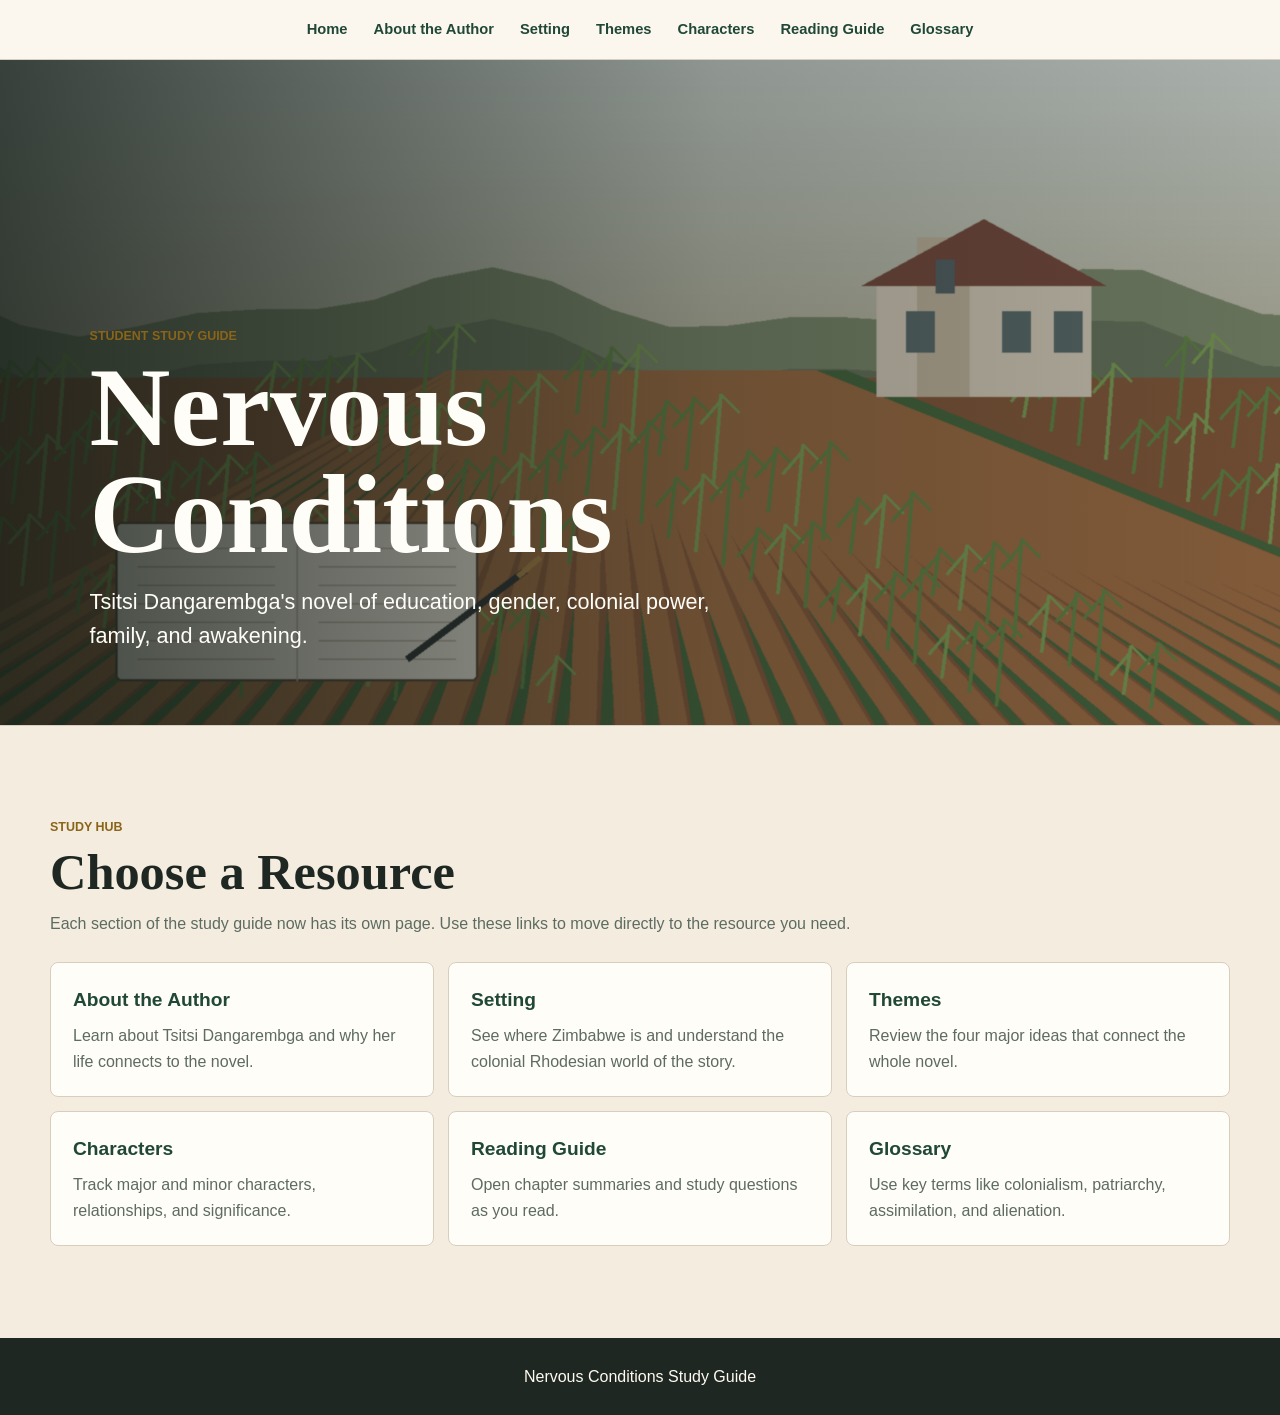
<file: index.html>
<!doctype html>
<html lang="en">
<head>
  <meta charset="utf-8">
  <meta name="viewport" content="width=device-width, initial-scale=1">
  <title>Nervous Conditions Student Study Guide</title>
  <link rel="stylesheet" href="styles.css?v=author-setting-split">
</head>
<body>
  <a class="skip-link" href="#main-content">Skip to main content</a>
  <header class="site-header">
    <nav class="top-nav" aria-label="Main navigation">
      <a href="index.html" aria-current="page">Home</a>
      <a href="author.html">About the Author</a>
      <a href="setting.html">Setting</a>
      <a href="themes.html">Themes</a>
      <a href="characters.html">Characters</a>
      <a href="glossary.html">Glossary</a>
      <a href="chapter-study.html">Chapter Study</a>
    </nav>
    <section class="hero">
      <img src="assets/hero.png" alt="Illustrated maize field, school building, and open notebook">
      <div class="hero-copy">
        <p class="eyebrow">Student Study Guide</p>
        <h1>Nervous Conditions</h1>
        <p>Tsitsi Dangarembga's novel of education, gender, colonial power, family, and awakening.</p>
      </div>
    </section>
  </header>

  <main id="main-content" tabindex="-1">
    <section id="home-links" class="section band-light" aria-labelledby="home-links-title">
      <div class="section-inner">
        <div class="section-heading">
          <p class="eyebrow">Study Hub</p>
          <h2 id="home-links-title">Choose a Resource</h2>
          <p class="section-intro">Each section of the study guide now has its own page. Use these links to move directly to the resource you need.</p>
        </div>
        <div class="home-link-grid"><a class="home-link-card" href="author.html"><span>About the Author</span><p>Learn about Tsitsi Dangarembga and why her life connects to the novel.</p></a><a class="home-link-card" href="setting.html"><span>Setting</span><p>See where Zimbabwe is and understand the colonial Rhodesian world of the story.</p></a><a class="home-link-card" href="themes.html"><span>Themes</span><p>Review the four major ideas that connect the whole novel.</p></a><a class="home-link-card" href="characters.html"><span>Characters</span><p>Track major and minor characters, relationships, and significance.</p></a><a class="home-link-card" href="glossary.html"><span>Glossary</span><p>Use key terms like colonialism, patriarchy, assimilation, and alienation.</p></a><a class="home-link-card" href="chapter-study.html"><span>Chapter Study</span><p>Open chapter summaries and study questions as you read.</p></a></div>
      </div>
    </section>
  </main>

  <footer class="site-footer">
    <p>Nervous Conditions Study Guide</p>
  </footer>
  <script src="script.js?v=about-the-author"></script>
</body>
</html>
</file>
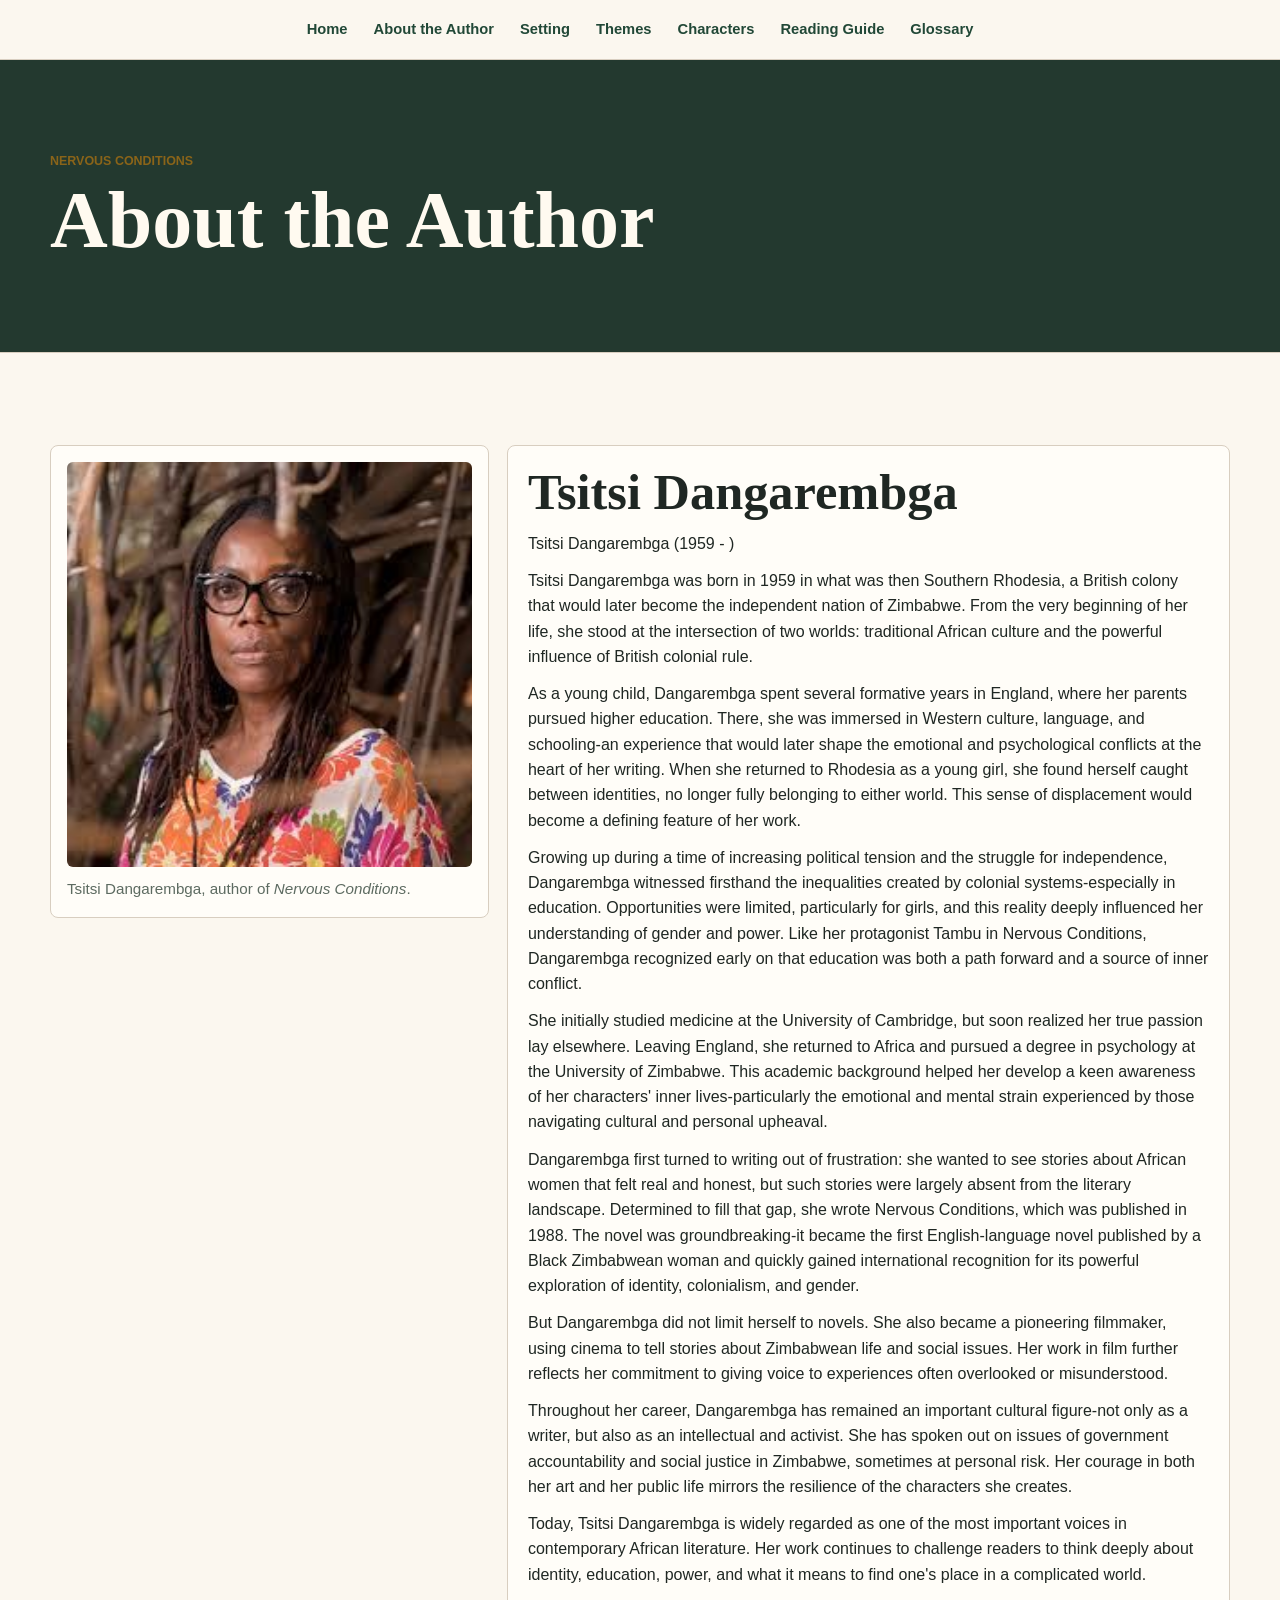
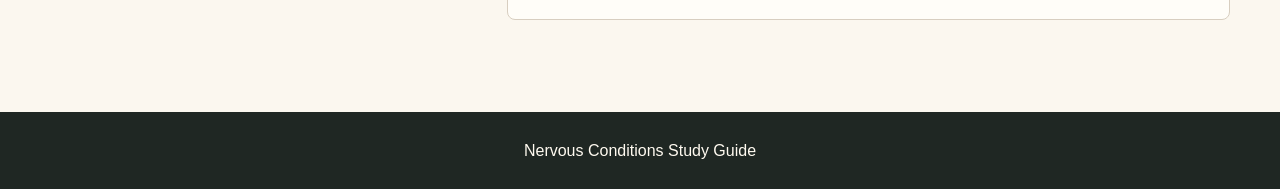
<file: author.html>
<!doctype html>
<html lang="en">
<head>
  <meta charset="utf-8">
  <meta name="viewport" content="width=device-width, initial-scale=1">
  <title>About the Author | Nervous Conditions Study Guide</title>
  <link rel="stylesheet" href="styles.css?v=author-photo">
</head>
<body>
  <a class="skip-link" href="#main-content">Skip to main content</a>
  <header class="site-header">
    <nav class="top-nav" aria-label="Main navigation">
      <a href="index.html">Home</a>
      <a href="author.html" aria-current="page">About the Author</a>
      <a href="setting.html">Setting</a>
      <a href="themes.html">Themes</a>
      <a href="characters.html">Characters</a>
      <a href="glossary.html">Glossary</a>
      <a href="chapter-study.html">Chapter Study</a>
    </nav>
    <section class="page-hero">
      <div class="section-inner">
        <p class="eyebrow">Nervous Conditions</p>
        <h1>About the Author</h1>
      </div>
    </section>
  </header>

  <main id="main-content" tabindex="-1">
    <section id="author" class="section" aria-labelledby="author-title">
      <div class="section-inner feature-layout">
        <figure class="media-panel author-photo-panel">
          <img class="author-photo" src="assets/tsitsi-dangarembga.jpg" alt="Portrait of Tsitsi Dangarembga">
          <figcaption>Tsitsi Dangarembga, author of <i>Nervous Conditions</i>.</figcaption>
        </figure>
        <article class="prose-panel">
          <h2 id="author-title">Tsitsi Dangarembga</h2>
          <p>Tsitsi Dangarembga (1959 - )</p>
<p>Tsitsi Dangarembga was born in 1959 in what was then Southern Rhodesia, a British colony that would later become the independent nation of Zimbabwe. From the very beginning of her life, she stood at the intersection of two worlds: traditional African culture and the powerful influence of British colonial rule.</p>
<p>As a young child, Dangarembga spent several formative years in England, where her parents pursued higher education. There, she was immersed in Western culture, language, and schooling-an experience that would later shape the emotional and psychological conflicts at the heart of her writing. When she returned to Rhodesia as a young girl, she found herself caught between identities, no longer fully belonging to either world. This sense of displacement would become a defining feature of her work.</p>
<p>Growing up during a time of increasing political tension and the struggle for independence, Dangarembga witnessed firsthand the inequalities created by colonial systems-especially in education. Opportunities were limited, particularly for girls, and this reality deeply influenced her understanding of gender and power. Like her protagonist Tambu in Nervous Conditions, Dangarembga recognized early on that education was both a path forward and a source of inner conflict.</p>
<p>She initially studied medicine at the University of Cambridge, but soon realized her true passion lay elsewhere. Leaving England, she returned to Africa and pursued a degree in psychology at the University of Zimbabwe. This academic background helped her develop a keen awareness of her characters&#x27; inner lives-particularly the emotional and mental strain experienced by those navigating cultural and personal upheaval.</p>
<p>Dangarembga first turned to writing out of frustration: she wanted to see stories about African women that felt real and honest, but such stories were largely absent from the literary landscape. Determined to fill that gap, she wrote Nervous Conditions, which was published in 1988. The novel was groundbreaking-it became the first English-language novel published by a Black Zimbabwean woman and quickly gained international recognition for its powerful exploration of identity, colonialism, and gender.</p>
<p>But Dangarembga did not limit herself to novels. She also became a pioneering filmmaker, using cinema to tell stories about Zimbabwean life and social issues. Her work in film further reflects her commitment to giving voice to experiences often overlooked or misunderstood.</p>
<p>Throughout her career, Dangarembga has remained an important cultural figure-not only as a writer, but also as an intellectual and activist. She has spoken out on issues of government accountability and social justice in Zimbabwe, sometimes at personal risk. Her courage in both her art and her public life mirrors the resilience of the characters she creates.</p>
<p>Today, Tsitsi Dangarembga is widely regarded as one of the most important voices in contemporary African literature. Her work continues to challenge readers to think deeply about identity, education, power, and what it means to find one's place in a complicated world.</p>
        </article>
      </div>
    </section>
  </main>

  <footer class="site-footer">
    <p>Nervous Conditions Study Guide</p>
  </footer>
  <script src="script.js?v=about-the-author"></script>
</body>
</html>
</file>
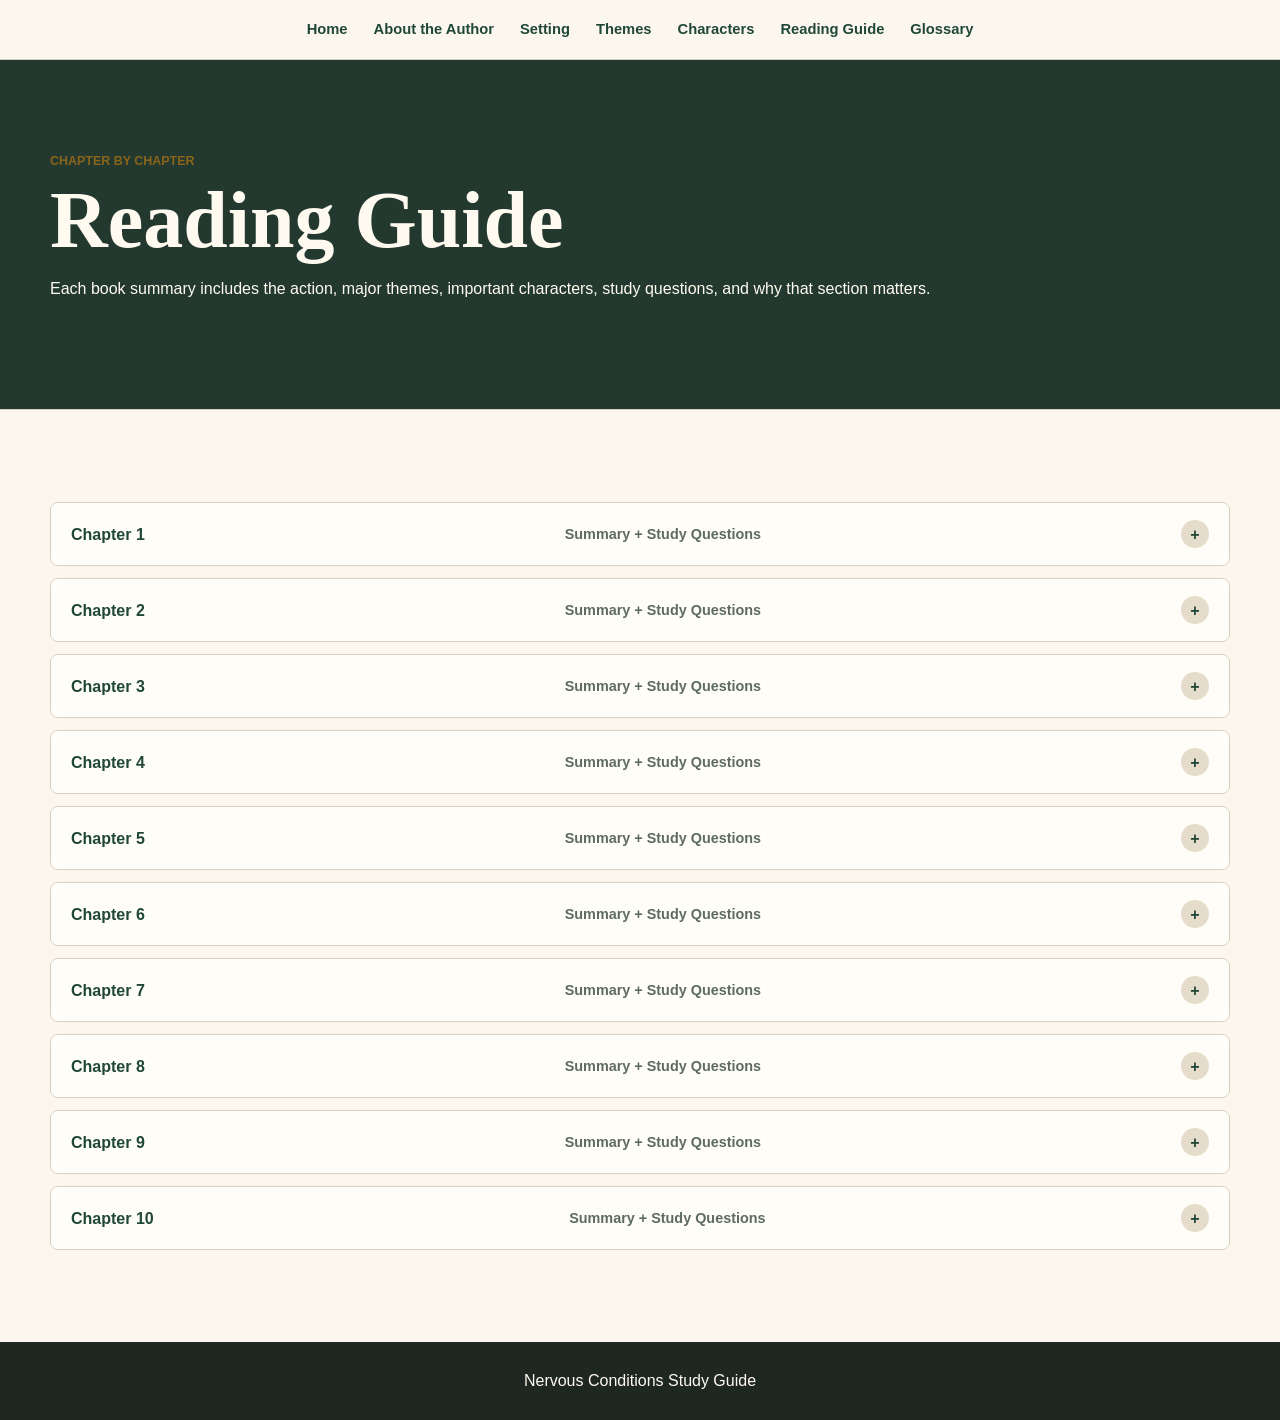
<file: chapter-study.html>
<!doctype html>
<html lang="en">
<head>
  <meta charset="utf-8">
  <meta name="viewport" content="width=device-width, initial-scale=1">
  <title>Chapter Summaries and Study Questions | Nervous Conditions Study Guide</title>
  <link rel="stylesheet" href="styles.css?v=glossary-chapters-clean">
</head>
<body>
  <a class="skip-link" href="#main-content">Skip to main content</a>
  <header class="site-header">
    <nav class="top-nav" aria-label="Main navigation">
      <a href="index.html">Home</a>
      <a href="author.html">About the Author</a>
      <a href="setting.html">Setting</a>
      <a href="themes.html">Themes</a>
      <a href="characters.html">Characters</a>
      <a href="glossary.html">Glossary</a>
      <a href="chapter-study.html" aria-current="page">Chapter Study</a>
    </nav>
    <section class="page-hero">
      <div class="section-inner">
        <p class="eyebrow">Nervous Conditions</p>
        <h1 id="chapters-title">Chapter Summaries and Study Questions</h1>
      </div>
    </section>
  </header>

  <main id="main-content" tabindex="-1">
    <section id="chapters" class="section" aria-labelledby="chapters-title">
      <div class="section-inner">
        <div class="chapter-list">
      <details class="chapter-panel" id="chapter-1" aria-label="Chapter 1 summary and study questions">
        <summary><span>Chapter 1</span> <span class="panel-meta">Summary + Study Questions</span></summary>
        <div class="chapter-body">
          <div class="summary-block"><p>Tsitsi Dangarembga's Nervous Conditions opens with one of the most striking first lines in modern African literature: Tambudzai ("Tambu"), the narrator, calmly tells the reader that she "was not sorry when [her] brother died." From the very beginning, the novel establishes that this is not simply a family story, but a deeply personal reflection on gender inequality, colonialism, education, and survival in 1960s Rhodesia (modern-day Zimbabwe).</p>
<p>Chapter One introduces Tambu's childhood on her family's rural homestead and explains the circumstances that shape her worldview. The chapter moves back and forth between the older narrator&#x27;s present perspective and Tambu&#x27;s experiences as a young girl.</p>
<p>Tambu begins by explaining that her older brother, Nhamo, had opportunities she never received simply because he was male. Their family is poor, but the little money available for education is devoted entirely to Nhamo. Tambu immediately recognizes the unfairness of this arrangement. She understands that she is intelligent and capable, yet her society assumes that educating a girl is unnecessary because she will eventually marry and belong to another family.</p>
<p>The family structure is heavily patriarchal. Tambu's father, Jeremiah, believes strongly in traditional gender roles and dismisses the idea of educating his daughter. Her mother, Mainini, is more sympathetic but emotionally exhausted by poverty and hard labor. Mainini warns Tambu that education can create painful divisions and suffering, especially for women. These warnings foreshadow many of the novel's later conflicts.</p>
<p>Tambu deeply resents Nhamo, not simply because he attends school, but because education changes him. After beginning school at the mission run by their wealthy uncle Babamukuru, Nhamo becomes arrogant and detached from the family. He avoids manual labor and acts superior to the rest of the household. Tambu notices that he increasingly rejects traditional family responsibilities and even begins speaking differently. The novel suggests that colonial education provides opportunity, but it also alienates African children from their roots and communities.</p>
<p>Determined to gain an education, Tambu takes matters into her own hands. She plants and grows her own maize crop so she can sell it and pay her school fees independently. This section of the chapter is extremely important because it reveals Tambu's determination, intelligence, and refusal to accept the limitations placed upon her. Her effort symbolizes both self-reliance and resistance against patriarchal expectations.</p>
<p>However, even this effort becomes a struggle. Nhamo refuses to help her transport the maize to market, and Tambu must carry much of the burden herself. Eventually, Babamukuru, the educated and highly respected uncle who serves as the family patriarch, intervenes and helps her. Babamukuru is already portrayed as a figure of immense authority and influence. The entire extended family depends on him financially and socially because his Western education has made him successful. At this point in the novel, Tambu admires him greatly.</p>
<p>Tambu eventually pays her school fees and briefly attends school. Yet the chapter makes clear that her access to education remains fragile and conditional. Her opportunities depend on the decisions of powerful men.</p>
<p>The chapter ends with the pivotal event foreshadowed at the beginning: Nhamo suddenly dies while away at school. Tambu describes the family's reaction, particularly her mother's grief, but she admits she herself does not feel the same sorrow. Instead, Nhamo's death creates an opportunity for her to take his place at the mission school. This shocking emotional honesty forces the reader to confront the harsh realities of gender inequality. Tambu understands that in her world, advancement for girls often comes only through tragedy or sacrifice.</p>
<h4>Themes Introduced in Chapter One</h4>
<p class="numbered-line">1. Gender Inequality</p>
<p>The chapter clearly establishes that boys are valued more highly than girls within Tambu's society. Nhamo receives educational opportunities automatically, while Tambu must fight for even the smallest chance.</p>
<p class="numbered-line">2. Education as Both Liberation and Danger</p>
<p>Tambu views education as her escape from poverty and limitation. At the same time, the novel shows how colonial education can estrange individuals from their culture and family. Nhamo's transformation demonstrates this tension.</p>
<p class="numbered-line">3. Colonial Influence</p>
<p>The mission school represents Western colonial power. Babamukuru's status comes directly from his missionary education, and the family treats him almost reverentially because of it. The chapter begins by examining how colonial systems reshape African identity and family structures.</p>
<p class="numbered-line">4. Female Determination and Resistance</p>
<p>Tambu refuses to passively accept the role assigned to her. Her maize project symbolizes agency, ambition, and resistance against both patriarchy and poverty.</p>
<h4>Important Characters Introduced</h4>
<li>Tambudzai (Tambu) - Intelligent, ambitious narrator determined to gain an education.</li>
<li>Nhamo - Tambu's older brother, whose education creates arrogance and separation from the family.</li>
<li>Babamukuru - Wealthy, educated uncle who represents both opportunity and patriarchal authority.</li>
<li>Mainini - Tambu's mother, whose exhaustion and warnings reflect the suffering of women under poverty and patriarchy.</li>
<li>Jeremiah - Tambu's father, who dismisses the importance of educating girls.</li>
<h4>Why Chapter One Matters</h4>
<p>Chapter One establishes nearly every major conflict that will shape the novel:</p>
<li>the tension between tradition and colonial modernity,</li>
<li>the unequal treatment of women,</li>
<li>the complicated value of education,</li>
<li>and the psychological cost of survival under colonial and patriarchal systems.</li>
<p>Tambu's narration is especially important because it combines the innocence of childhood with the reflective insight of adulthood. The reader immediately understands that her journey toward education will not simply be academic; it will involve difficult moral, emotional, and cultural compromises.</p></div>
          <div class="questions-block">
            <h4>Study Questions</h4>
            <ol><li>Why does Tambu say she was "not sorry" when Nhamo died, and what does this reveal about her situation within the family?</li><li>How does Nhamo's education begin to change his behavior toward his family and responsibilities at home?</li><li>In what ways do Tambu's parents differ in their attitudes toward education, particularly for girls?</li><li>Explain the significance of Tambu's decision to grow and sell maize. What does this reveal about her character?</li><li>How does Chapter One introduce the conflict between traditional family expectations and the opportunities created by colonial education?</li></ol>
          </div>
        </div>
      </details>
      <details class="chapter-panel" id="chapter-2" aria-label="Chapter 2 summary and study questions">
        <summary><span>Chapter 2</span> <span class="panel-meta">Summary + Study Questions</span></summary>
        <div class="chapter-body">
          <div class="summary-block"><p>Chapter Two Suumary</p>
<p>Chapter Two of Nervous Conditions shifts backward in time to explain how Tambu's resentment toward her brother Nhamo developed and how her desire for education became such a powerful force in her life. The chapter deepens the reader's understanding of poverty, gender inequality, and colonial influence while also introducing Tambu's growing independence and determination.</p>
<p>The chapter begins by describing Nhamo's early entrance into school. Although many children in the area start school later, Tambu's father, Jeremiah, insists that Nhamo begin at a young age because he is the eldest son and therefore viewed as the family's future hope. Tambu starts school a year later. From the beginning, the educational opportunities available to the children are shaped almost entirely by gender expectations. The family sees Nhamo's education as an investment, while Tambu's is viewed as optional or even unnecessary.</p>
<p>Soon after Tambu begins school, the family suffers financial difficulties because their crop yield is poor. Since the family depends almost entirely on farming, a bad harvest immediately affects every part of their lives, including their ability to pay school fees. There is not enough money for both children to continue attending school, so Tambu is forced to leave while Nhamo remains enrolled. The decision devastates her. She recognizes that the choice is not based on intelligence or merit, but on her gender alone.</p>
<p>Tambu's father dismisses her disappointment and reinforces the patriarchal values of the community. Jeremiah argues that educating girls is pointless because girls eventually marry and become part of another family. Tambu refuses to accept this logic internally, even though she cannot openly challenge her father's authority. This section of the chapter is especially important because it reveals Tambu's rebellious spirit. Unlike many of the women around her, she refuses to fully internalize the belief that women are naturally less deserving of opportunity.</p>
<p>At the same time, the chapter reveals Tambu's mother, Mainini&#x27;s, emotional exhaustion. Mainini works constantly and suffers under the burdens of poverty, patriarchy, and motherhood. She sympathizes with Tambu but also believes resistance may ultimately lead only to pain. Her warnings to Tambu become increasingly important throughout the novel because Mainini understands that education and colonial influence can separate children from their families and identities.</p>
<p>After being removed from school, Tambu becomes determined to earn her own fees. She decides to grow maize and sell it herself. This project becomes one of the defining moments of her childhood because it represents her refusal to surrender her ambitions. She carefully plants, cultivates, and protects her crop, seeing education as her only possible escape from poverty and limitation.</p>
<p>Nhamo, however, refuses to help her. His education has already begun changing him. He increasingly sees manual labor as beneath him and acts as though he is superior to the rest of the family. Tambu learns from another child that Nhamo has actually been stealing some of the maize she intended to sell. This betrayal intensifies her anger toward him and symbolizes how colonial education has begun distancing him from his roots and responsibilities.</p>
<p>Tambu's schoolteacher, Mr. Matimba, notices her intelligence and determination. Unlike many adults in her life, he takes her ambitions seriously. He helps her take the maize to town to sell it, and there Tambu attracts the sympathy of a wealthy white woman named Doris, who gives her money for school fees. This moment is complicated and important. On one hand, Tambu succeeds because of her hard work and persistence. On the other hand, the scene also reflects the unequal colonial structure of Rhodesian society, where access to advancement often depends upon the approval or generosity of white colonial figures.</p>
<p>With the money she earns, Tambu is finally able to return to school. Her success demonstrates both her intelligence and her willingness to resist social expectations. However, the chapter also makes clear that her opportunities remain fragile because they exist within systems controlled largely by men and colonial institutions.</p>
<h4>Major Themes Developed in Chapter Two</h4>
<p class="numbered-line">1. Patriarchal Gender Roles</p>
<p>The chapter strongly emphasizes how girls are denied opportunities simply because they are female. Tambu's education is considered expendable, while Nhamo's is treated as essential.</p>
<p class="numbered-line">2. Education as Social Mobility</p>
<p>Tambu increasingly sees education as the only realistic path out of poverty. School becomes symbolic of freedom, independence, and possibility.</p>
<p class="numbered-line">3. Colonial Dependence</p>
<p>The chapter subtly shows how colonial structures shape economic and educational opportunity. Tambu's success ultimately depends partly on the intervention of a white benefactor, illustrating colonial power dynamics.</p>
<p class="numbered-line">4. Alienation Through Education</p>
<p>Nhamo's growing arrogance demonstrates one of the novel's central tensions: education can elevate individuals socially, but it can also disconnect them from their families and cultural identities.</p>
<p class="numbered-line">5. Female Resistance</p>
<p>Tambu's maize project symbolizes self-determination. Rather than accepting the role assigned to her, she actively creates her own opportunity.</p>
<p>Important Character Development</p>
<p>Tambu (protagonist)</p>
<p>Chapter Two establishes Tambu as deeply ambitious, resilient, and independent. She refuses to passively accept injustice and begins developing the determination that will shape the rest of the novel.</p>
<p>Nhamo (Tambu's brother)</p>
<p>Nhamo becomes increasingly arrogant and selfish. His behavior reflects the corrupting influence of privilege and colonial education.</p>
<p>Jeremiah (Tambu's father)</p>
<p>Tambu's father emerges as a representative of rigid patriarchal thinking. He sincerely believes that educating girls is a waste of time.</p>
<p>Mainini (Tambu's mother)</p>
<p>Tambu's mother becomes a more tragic and complex figure. She understands oppression deeply and fears the emotional consequences of education and colonial influence.</p>
<p>Mr. Matimba (Tambu's teacher/mentor)</p>
<p>Mr. Matimba represents one of the first adults to genuinely support Tambu's ambitions, encouraging her educational aspirations rather than dismissing them.</p>
<h4>Why Chapter Two Matters</h4>
<p>Chapter Two is crucial because it fully establishes Tambu's central conflict: she must struggle against both poverty and gender expectations in order to pursue an education. The chapter also deepens the novel's critique of colonialism by showing that education is simultaneously empowering and dangerous. It can create opportunity, but it can also produce alienation, inequality, and cultural disconnection.</p>
<p>Most importantly, the chapter transforms Tambu from a passive observer into an active protagonist. Her maize project represents the beginning of her personal resistance against the forces attempting to define her future.</p>
<p>A Passage to Consider</p>
<p>&#x27;But I want to go to school.&#x27; / &#x27;Wanting won&#x27;t help.&#x27; / &#x27;Why not'&#x27; / He hesitated, then shrugged. &#x27;It&#x27;s the same everywhere. Because you are a girl.&#x27; It was out. &#x27;That&#x27;s what Baba said, remember'&#x27; I was no longer listening. My concern for my brother died an unobtrusive death.</p>
<p>This passage is enormously important because it marks one of the novel&#x27;s defining psychological turning points. In just a few lines, Nervous Conditions crystallizes several of its central themes: gender inequality, emotional alienation, colonial hierarchy, and the painful awakening of Tambu's consciousness.</p>
<p>The most striking line may actually be the simplest:</p>
<p>"Because you are a girl."</p>
<p>Up until this moment, Tambu has experienced unfairness emotionally, but here the discrimination is spoken plainly and directly. Nhamo does not even attempt to justify it morally or intellectually. There is no argument that he is smarter, more deserving, or more capable. The system operates on gender alone. The bluntness of the statement is devastating precisely because it is treated as ordinary. Nhamo says:</p>
<p>"It's the same everywhere."</p>
<p>That phrase matters tremendously. It reveals how normalized patriarchy is within their society. To Nhamo, this injustice is not shocking; it is simply reality. The world has taught him that male privilege is natural.</p>
<p>Tambu's reaction is equally important:</p>
<p>"My concern for my brother died an unobtrusive death."</p>
<p>This is an extraordinary sentence because Dangarembga avoids melodrama. Tambu does not explode in anger. There is no dramatic confrontation. Instead, something quietly dies inside her. The word "unobtrusive" is chilling because it suggests the emotional break happens internally and almost invisibly. Her affection for Nhamo erodes not because of one cruel act alone, but because she suddenly understands that he benefits from - and accepts - a system that diminishes her humanity.</p>
<p>In many ways, this moment is the birth of Tambu's independence. From here forward, she increasingly stops expecting fairness, sympathy, or rescue from others. Instead, she begins relying on herself. That emotional shift directly fuels her determination to grow the maize crop and pursue education independently.</p>
<p>The passage also exposes how colonialism and patriarchy intersect in the novel. Education is not merely schooling; it is power, mobility, and identity. Since boys are prioritized for education, colonial opportunity becomes filtered through gender. Nhamo gains access to advancement, while Tambu is excluded before she can even compete. The tragedy is that Nhamo himself has already internalized the hierarchy created by both systems.</p>
<p>Another subtle but important point is that this conversation permanently alters Tambu's view of relationships. After this moment, she begins to evaluate people less by familial affection and more by whether they reinforce or resist oppressive structures. That becomes crucial later in the novel when she encounters figures like Babamukuru and Nyasha. She starts recognizing that love, authority, education, and oppression can exist simultaneously within the same person.</p>
<p>Finally, the emotional restraint of the prose is part of what makes the passage so powerful. Dangarembga trusts the reader to recognize the enormity of what has happened without overstating it. Tambu's emotional severing from her brother mirrors the broader fragmentation that runs throughout the novel: divisions between men and women, African tradition and colonial modernity, education and identity, family loyalty and self-preservation.</p>
<p>"I was not sorry when my brother died."</p>
<p>This exchange in Chapter Two is probably the first moment where the reader truly understands the emotional logic behind Tambu's shocking opening statement in Nervous Conditions.</p>
<p>At the start of the novel, the line:</p>
<p>"I was not sorry when my brother died."</p>
<p>feels almost cruel or morally unsettling because the reader lacks context. But Chapter Two begins supplying that context. Tambu's lack of sorrow is not rooted in simple hatred or coldness. It grows out of years of exclusion, frustration, and recognition that Nhamo's very existence within the family structure blocks her opportunities.</p>
<p>The key realization comes when Nhamo openly accepts the principle that Tambu deserves less because she is female:</p>
<p>"Because you are a girl."</p>
<p>What makes this devastating is that Tambu realizes Nhamo is not merely benefiting from inequality by accident; he has internalized it. He believes in it. In that instant, he ceases to be merely her brother and becomes a representative of the system oppressing her.</p>
<p>That is why the sentence:</p>
<p>"My concern for my brother died an unobtrusive death"</p>
<p>is so important. Symbolically, part of Nhamo "dies" for Tambu long before his physical death occurs. Emotionally, she has already begun separating herself from him. So when he later dies physically, the emotional mourning has, in some sense, already happened.</p>
<p>There is also a tragic irony here: Tambu's educational opportunity will only emerge because Nhamo dies. The system is so restrictive that there is room for only one child to advance. In practical terms, his death frees a space for her. Dangarembga forces the reader to confront the brutal economics of opportunity under both patriarchy and colonial poverty.</p>
<p>What makes the opening line brilliant is that it evolves as the novel progresses. At first, it sounds monstrous. Then it becomes understandable. Eventually, it becomes tragic. The reader realizes Tambu has been placed in a world where love and survival are forced into competition with one another.</p>
<p>I also think Dangarembga carefully avoids making Tambu entirely comfortable with her own lack of sorrow. The adult narrator tells the story honestly, but there is complexity beneath the surface. Tambu is not celebrating Nhamo's death. Rather, she recognizes that his death altered the trajectory of her life in ways that the living system around her never would have allowed.</p>
<p>In that sense, the line becomes less about personal cruelty and more about systemic cruelty. The real indictment is not of Tambu, but of a society that made a brother's death the prerequisite for a sister's opportunity.</p></div>
          <div class="questions-block">
            <h4>Study Questions</h4>
            <ol><li>Why is Tambu forced to leave school, and how does her family justify this decision?</li><li>What does Nhamo mean when he tells Tambu, "Because you are a girl," and why is this moment important?</li><li>How does Tambu respond to being denied an education, and what does this reveal about her personality?</li><li>In what ways has education begun to change Nhamo's attitude toward his family and manual labor?</li><li>How does Chapter Two further develop the novel's themes of gender inequality and opportunity?</li></ol>
          </div>
        </div>
      </details>
      <details class="chapter-panel" id="chapter-3" aria-label="Chapter 3 summary and study questions">
        <summary><span>Chapter 3</span> <span class="panel-meta">Summary + Study Questions</span></summary>
        <div class="chapter-body">
          <div class="summary-block"><p>Chapter Three of Nervous Conditions focuses primarily on the arrival and influence of Babamukuru and his family. The chapter expands the novel&#x27;s world beyond Tambu's immediate homestead and introduces the complex power dynamics surrounding education, colonial success, and family authority. Tambu's admiration for Babamukuru grows throughout the chapter, though Dangarembga subtly plants early signs that this admiration may later become more complicated.</p>
<p>The chapter begins with Tambu reflecting on Babamukuru's immense importance within the extended family. To the family, Babamukuru is almost legendary. He is the educated relative who escaped poverty through missionary education and eventually became the mission school&#x27;s headmaster. His success has elevated the entire family socially and financially. Relatives speak about him with enormous respect, almost reverence, because he regularly provides food, school fees, and other forms of support.</p>
<p>Tambu explains that Babamukuru's achievements are considered extraordinary because he succeeded within the colonial educational system. He studied in South Africa and later in England, accomplishments that make him appear sophisticated and powerful to the rest of the family. His education gives him authority not only economically, but morally and socially as well. Family members trust his judgment and rarely question him.</p>
<p>When Babamukuru returns to visit the homestead with his wife, Maiguru, and their children, Nyasha and Chido, Tambu is immediately struck by how different they seem from the rest of the family. Their clothing, speech, manners, and confidence all reflect their years spent in England. They appear more Westernized and socially refined than Tambu's family.</p>
<p>Tambu especially notices Nyasha, who fascinates her. Nyasha speaks English fluently and behaves in ways unfamiliar to Tambu. Unlike the other girls Tambu knows, Nyasha appears confident, outspoken, and intellectually curious. At this stage of the novel, Tambu admires Nyasha greatly, though the reader may already sense that Nyasha's identity is more conflicted than Tambu initially realizes.</p>
<p>Chido, Babamukuru's son, is also presented as highly educated and successful. Like Nhamo, he benefits from opportunities unavailable to most African children in colonial Rhodesia. However, Chido appears somewhat more disciplined and respectful than Nhamo.</p>
<p>Maiguru, Babamukuru's wife, initially seems warm and intelligent. Tambu learns that Maiguru is also highly educated, holding a master's degree. This fact surprises Tambu because Maiguru's accomplishments are rarely emphasized in family conversations. Despite her impressive education, Maiguru remains largely overshadowed by Babamukuru's authority. Dangarembga quietly introduces one of the novel's important tensions here: even educated women often remain subordinate within patriarchal systems.</p>
<p>Throughout the chapter, Babamukuru himself is portrayed as generous, disciplined, and commanding. Tambu admires him deeply because he represents everything she hopes education might provide: intelligence, respect, financial stability, and escape from poverty. At this point, Tambu largely sees Babamukuru as heroic.</p>
<p>However, subtle hints suggest complexity beneath his authority. Family members defer to him almost automatically, and his approval carries enormous weight. His success within colonial structures has made him both a benefactor and an enforcer of certain expectations. Even while helping the family, Babamukuru also represents a system that demands conformity and obedience.</p>
<p>The chapter concludes by emphasizing Tambu's growing belief that education is the pathway to transformation and power. Watching Babamukuru's family reinforces her desire to pursue schooling at all costs.</p>
<p>Characters in Chapter Three</p>
<p>Tambudzai (Tambu)</p>
<p>The narrator and protagonist of the novel. In this chapter, Tambu's admiration for education deepens as she observes Babamukuru and his family. Her observations help the reader understand both the attraction and the complexity of colonial success.</p>
<p>Importance to the Chapter:</p>
<p>Tambu serves as the lens through which the reader interprets Babamukuru's family and their influence.</p>
<p>Babamukuru</p>
<p>Tambu's wealthy and highly educated uncle, who serves as headmaster of the mission school.</p>
<p>Importance to the Chapter:</p>
<p>Babamukuru is the central figure of the chapter. He symbolizes:</p>
<li>educational achievement,</li>
<li>colonial success,</li>
<li>patriarchal authority,</li>
<li>and social power.</li>
<p>The chapter establishes his enormous influence over the family and introduces him as both admirable and potentially controlling.</p>
<p>Maiguru</p>
<p>Babamukuru's wife is an educated woman with a master's degree.</p>
<p>Importance to the Chapter:</p>
<p>Maiguru introduces the idea that education does not necessarily free women from patriarchal limitations. Though highly accomplished, she still exists largely in Babamukuru's shadow.</p>
<p>Nyasha</p>
<p>Babamukuru and Maiguru's daughter recently returned from England.</p>
<p>Importance to the Chapter:</p>
<p>Nyasha represents cultural hybridity and emerging psychological conflict. Her Westernized behavior fascinates Tambu and foreshadows later tensions involving identity, rebellion, and belonging.</p>
<p>Chido</p>
<p>Babamukuru's son.</p>
<p>Importance to the Chapter:</p>
<p>Chido reflects the advantages provided by colonial education and elite status. He serves as another example of the opportunities available primarily to boys within the system.</p>
<p>Jeremiah</p>
<p>Tambu's father.</p>
<p>Importance to the Chapter:</p>
<p>Jeremiah's deference toward Babamukuru highlights the family hierarchy and demonstrates how educational success translates into authority within the extended family.</p>
<p>Mainini</p>
<p>Tambu's mother.</p>
<p>Importance to the Chapter:</p>
<p>Mainini remains more skeptical of education and colonial influence than Tambu. Her concerns continue to foreshadow later emotional and cultural tensions.</p>
<p>How the Four Major Themes Manifest in Chapter Three</p>
<p class="numbered-line">1. Gender Inequality and Patriarchy</p>
<li>The chapter continues showing how authority within the family is overwhelmingly male. Babamukuru's power dominates the family structure, while Maiguru's accomplishments receive comparatively little recognition despite her education.</li>
<li>Tambu also notices that boys like Chido receive educational opportunities more naturally and automatically than girls do.</li>
<li>Nyasha's confidence and independence subtly challenge traditional expectations for female behavior, hinting at future conflict.</li>
<p class="numbered-line">2. Education as Liberation and Alienation</p>
<li>Education appears extremely attractive in this chapter. Babamukuru's success demonstrates how schooling can provide:</li>
<li>financial security,</li>
<li>influence,</li>
<li>prestige,</li>
<li>and social mobility.</li>
<li>At the same time, Babamukuru's family appears culturally distant from the homestead. Their Westernized behavior suggests that education can separate individuals from traditional community life.</li>
<li>Nyasha especially embodies this tension because she appears caught between cultures.</li>
<p class="numbered-line">3. Colonialism and Cultural Conflict</p>
<li>Colonial influence shapes nearly every aspect of Babamukuru's authority. His status comes directly from missionary education and success within colonial institutions.</li>
<li>The contrast between the mission family and the homestead illustrates the cultural divisions produced by colonialism:</li>
<li>language,</li>
<li>dress,</li>
<li>manners,</li>
<li>and values all reflect colonial influence.</li>
<li>The chapter subtly asks whether success within colonial systems requires some degree of cultural compromise.</li>
<p class="numbered-line">4. Identity, Psychological Conflict, and "Nervous Conditions"</p>
<li>Although the psychological conflicts are still emerging, the chapter begins hinting at them beneath the surface.</li>
<li>Nyasha appears sophisticated and confident, but there are early signs that she does not fully belong in either cultural world.</li>
<li>Tambu herself begins wrestling internally with admiration for colonial success while remaining connected to her rural upbringing.</li>
<li>The chapter suggests that identity under colonialism is unstable and psychologically demanding, particularly for educated African women.</li>
<h4>Why Chapter 3 Matters</h4>
<p>Chapter Three is one of the most important foundational chapters in Nervous Conditions because it expands the novel from a story about Tambu's personal frustrations into a much larger exploration of power, education, colonialism, and identity. The chapter introduces the mission family in depth and establishes many of the tensions that will shape the rest of the novel.</p>
<p>Most importantly, the chapter complicates the idea of education. In the earlier chapters, Tambu largely views education as a clear path toward freedom and opportunity. Babamukuru appears to embody that dream. He is respected, financially secure, educated, and powerful. To Tambu, he represents what escape from poverty might look like.</p>
<p>However, Chapter Three quietly introduces the costs of that success. Babamukuru's authority within the family is immense, and his status depends heavily on colonial systems and Western values. While he helps the family materially, the chapter hints that his power may also come with rigidity, control, and emotional distance. The novel begins by asking an important question: Does success within a colonial system require sacrificing parts of one's identity or culture'</p>
<p>The chapter is also significant because it introduces Nyasha and Maiguru more fully, both of whom become central to the novel's exploration of women's experiences under patriarchy and colonialism.</p>
<p>Nyasha, in particular, foreshadows many of the novel's later psychological conflicts. Her Westernized mannerisms, intelligence, and independence fascinate Tambu, but they also suggest a deeper cultural tension beneath the surface. Nyasha appears caught between two worlds:</p>
<li>traditional Shona expectations,</li>
<li>and English colonial influence.</li>
<p>This cultural fragmentation becomes one of the novel's most important ideas.</p>
<p>Maiguru's presence is equally important because she demonstrates that education alone does not necessarily free women from patriarchal structures. Despite her intelligence and academic accomplishments, she remains largely subordinate to Babamukuru's authority. Through Maiguru, the novel begins exploring the limitations placed even on educated women.</p>
<p>Finally, Chapter Three matters because it deepens Tambu's ambitions while simultaneously warning the reader that the path she desires may be more psychologically dangerous and morally complicated than she yet understands. Tambu still idealizes education at this point, but the chapter offers subtle evidence that the world she hopes to enter is marked by tension, compromise, and emotional strain.</p>
<p>In many ways, Chapter Three serves as the bridge between the rural family story of the opening chapters and the larger intellectual and psychological conflicts that dominate the rest of the novel.</p>
<p>A Passage to Consider</p>
<p>One especially important moment in Chapter Three occurs when Tambu reflects on Babamukuru's status within the family and community:</p>
<p>"To us Babamukuru was not a person but a principle."</p>
<p>This short sentence is incredibly significant because it reveals how Babamukuru functions in the novel as more than simply an uncle or family member. He represents an entire system of values and authority.</p>
<p>At one level, Babamukuru symbolizes success through education. To Tambu and much of the family, he embodies what colonial schooling can achieve:</p>
<li>wealth,</li>
<li>influence,</li>
<li>prestige,</li>
<li>and escape from poverty.</li>
<p>Because of this, the family reveres him almost unquestioningly. His opinions carry enormous weight, and his authority is rarely challenged. The word "principle" suggests that Babamukuru has become an ideal rather than merely a man. He stands for discipline, achievement, respectability, and order.</p>
<p>However, the passage is also subtly unsettling. A "principle" is abstract and impersonal. By calling Babamukuru "not a person," Tambu suggests the family does not fully see him as an ordinary human being with flaws and contradictions. Instead, they treat him almost as an institution. This creates emotional distance and reinforces the power imbalance between Babamukuru and the rest of the family.</p>
<p>The line also reflects one of the novel's central tensions: Babamukuru's authority comes largely from colonial education and missionary systems. His power is inseparable from the colonial structure that elevated him. As a result, he becomes both:</p>
<li>a provider who genuinely helps the family,</li>
<li>and a representative of the values and hierarchies imposed by colonialism.</li>
<p>This passage is especially important because Tambu still admires Babamukuru deeply at this stage of the novel. The adult narrator, however, subtly signals to the reader that Babamukuru's authority may eventually become more complicated and problematic than young Tambu initially understands.</p>
<p>The passage also connects strongly to the novel's major themes:</p>
<li>education as power,</li>
<li>colonialism and cultural transformation,</li>
<li>patriarchy and authority,</li>
<li>and the psychological pressure created by unequal systems.</li>
<p>In many ways, this single sentence captures the emotional atmosphere surrounding Babamukuru throughout the novel: admiration mixed with fear, gratitude mixed with submission, and respect mixed with distance.</p></div>
          <div class="questions-block">
            <h4>Study Questions</h4>
            <ol><li>How is Babamukuru introduced in Chapter Three, and why is he so highly respected by the family?</li><li>What details in the chapter suggest that Babamukuru's education and success have changed him from the rest of the family?</li><li>How does Tambu feel about Babamukuru when she first meets him, and why does she admire him?</li><li>What role does Maiguru play within the family, and how does her position compare to Babamukuru's authority?</li><li>How does Chapter Three continue developing the idea that education can create both opportunity and separation within families and communities?</li></ol>
          </div>
        </div>
      </details>
      <details class="chapter-panel" id="chapter-4" aria-label="Chapter 4 summary and study questions">
        <summary><span>Chapter 4</span> <span class="panel-meta">Summary + Study Questions</span></summary>
        <div class="chapter-body">
          <div class="summary-block"><p>Chapter Four marks a major turning point in the novel. Nhamo has died, and Babamukuru has decided that Tambu will take her brother&#x27;s place at the mission school. For Tambu, this represents the fulfillment of a dream she has pursued since the beginning of the novel. However, leaving the homestead also means entering a new environment governed by different expectations, values, and power structures.</p>
<p>The chapter begins with the aftermath of Nhamo&#x27;s death. While Tambu acknowledges the grief experienced by members of her family-particularly her mother-she also recognizes that Nhamo&#x27;s death has opened a door that had previously been closed to her. Babamukuru decides that Tambu should come to the mission to continue her education.</p>
<p>Tambu is overwhelmed with excitement. She sees this opportunity as a chance to escape the poverty and limitations of life at the homestead. Unlike Nhamo, however, Tambu remains acutely aware of the sacrifices that have made this opportunity possible. Her excitement is therefore mixed with uncertainty and guilt.</p>
<p>Mainini reacts very differently. Tambu&#x27;s mother expresses deep anxiety about Babamukuru&#x27;s decision. She warns Tambu repeatedly about the dangers associated with education and life at the mission. Mainini fears losing her daughter to the same forces that changed Nhamo. Her concerns are summarized in one of the chapter&#x27;s most significant statements:</p>
<p>&quot;The Englishness will kill them all.&quot;</p>
<p>For Mainini, education does not simply provide opportunity; it also threatens cultural identity, family relationships, and emotional well-being.</p>
<p>Despite these concerns, preparations are made for Tambu&#x27;s departure. Tambu eagerly anticipates life at the mission and imagines the possibilities education will bring.</p>
<p>Upon arriving at the mission, Tambu immediately notices the dramatic contrast between her rural homestead and Babamukuru&#x27;s household. The mission appears orderly, prosperous, and modern. There is electricity, running water, and an abundance of food. Tambu is amazed by the physical comforts surrounding her.</p>
<p>She reunites with Nyasha, who welcomes her warmly and enthusiastically. Nyasha introduces Tambu to aspects of life that feel both exciting and unfamiliar. Nyasha&#x27;s confidence and ease within this environment continue to fascinate Tambu.</p>
<p>Tambu also begins to observe the routines and expectations governing Babamukuru&#x27;s household. The family is disciplined and highly structured. Babamukuru commands great respect, and everyone appears aware of his authority.</p>
<p>At this stage, Tambu still idealizes Babamukuru and the educational opportunities he represents. However, subtle tensions begin to emerge beneath the surface. The chapter suggests that life at the mission may not be as simple or liberating as Tambu imagines.</p>
<p>By the end of the chapter, Tambu has physically crossed into a new world. The mission represents opportunity, but it also introduces the conflicts that will increasingly shape her understanding of education, culture, family, and identity.</p>
<p>Characters in Chapter Four</p>
<p>Tambudzai (Tambu)</p>
<li>Tambu experiences a major transition as she leaves the homestead for the mission. Her excitement reveals her continued belief in education as a means of self-improvement and escape.</li>
<p>Babamukuru</p>
<li>Tambu&#x27;s uncle and headmaster of the mission school.</li>
<li>Babamukuru provides Tambu with the opportunity to attend school at the mission. His generosity reinforces his role as benefactor, although his authority continues to shape the lives of those around him.</li>
<p>Mainini</p>
<li>Tambu&#x27;s mother.</li>
<li>Mainini provides an important counterpoint to Tambu&#x27;s enthusiasm. Her fears about &quot;Englishness&quot; highlight the emotional and cultural costs associated with colonial education.</li>
<p>Jeremiah</p>
<li>Tambu&#x27;s father.</li>
<li>Jeremiah supports Babamukuru&#x27;s decision and demonstrates continued dependence on his brother&#x27;s authority and resources.</li>
<p>Nyasha</p>
<li>Babamukuru and Maiguru&#x27;s daughter.</li>
<li>Nyasha helps Tambu adjust to life at the mission and becomes one of Tambu&#x27;s closest companions. She also continues to represent the complexities of cultural hybridity.</li>
<p>Maiguru</p>
<li>Babamukuru&#x27;s wife.</li>
<li>Maiguru helps create a welcoming environment for Tambu while also modeling the complicated position of educated women within patriarchal households.</li>
<p>Chido</p>
<li>Babamukuru and Maiguru&#x27;s son.</li>
<li>Although less prominent in this chapter, Chido continues to represent the educational privileges afforded to boys.</li>
<p>Nhamo</p>
<li>Tambu&#x27;s deceased brother.</li>
<li>Though absent physically, Nhamo&#x27;s death remains the catalyst for Tambu&#x27;s opportunity. His memory underscores the sacrifices and inequalities underlying Tambu&#x27;s success.</li>
<p>How the Four Major Themes Manifest in Chapter Four</p>
<p class="numbered-line">1. Gender Inequality and Patriarchy</p>
<p>Tambu&#x27;s opportunity exists only because Nhamo has died. The chapter reminds readers that, within the family&#x27;s value system, a son&#x27;s education was prioritized over a daughter&#x27;s.</p>
<p>Mainini and Maiguru also demonstrate different ways women navigate patriarchal structures. Mainini voices concern but possesses little authority. Maiguru enjoys educational achievement yet remains within Babamukuru&#x27;s sphere of control.</p>
<p class="numbered-line">2. Education as Liberation and Alienation</p>
<p>Tambu views the mission as a gateway to independence, advancement, and intellectual fulfillment.</p>
<p>At the same time, Mainini&#x27;s warning-&quot;The Englishness will kill them all&quot;-suggests that education may distance individuals from their families, traditions, and identities. The chapter presents education as both empowering and potentially destructive.</p>
<p class="numbered-line">3. Colonialism and Cultural Conflict</p>
<p>The mission itself symbolizes colonial influence. Its physical comforts and educational opportunities are undeniably attractive, yet they also embody Western values and expectations.</p>
<p>Tambu enters a space where English customs, missionary ideals, and African identity intersect. The chapter highlights the tension between embracing opportunity and preserving cultural integrity.</p>
<p class="numbered-line">4. Identity, Psychological Conflict, and &quot;Nervous Conditions&quot;</p>
<p>Tambu begins experiencing the internal conflict that accompanies social mobility. She is thrilled by her new circumstances but remains connected to the world she has left behind.</p>
<p>Mainini&#x27;s fears reveal the emotional strain produced by cultural transformation, while Nyasha&#x27;s presence hints at the psychological consequences of trying to reconcile competing identities.</p>
<h4>Why Chapter Four Matters</h4>
<p>Chapter Four represents Tambu&#x27;s crossing from one world into another. The rural homestead, defined by poverty and limited opportunity, gives way to the mission, a place of education, privilege, and colonial influence.</p>
<p>This transition is essential because it shifts the novel&#x27;s focus from Tambu&#x27;s struggle to gain access to education toward the more complicated question of what education ultimately costs.</p>
<p>The chapter also introduces the mission as the primary setting through which the novel explores its central themes. Here, Tambu will encounter new models of womanhood, new forms of authority, and new tensions between tradition and modernity.</p>
<p>Most importantly, Chapter Four reminds readers that opportunity rarely exists in isolation. Tambu&#x27;s dream becomes possible only through loss, sacrifice, and entrance into systems that are themselves deeply complicated. The education she has fought so hard to obtain may transform her life-but it may also transform who she is.</p>
<p>A Passage to Consider</p>
<p>One of the most significant passages in Chapter Four occurs when Mainini warns Tambu about the consequences of the path she is about to take:</p>
<p>&quot;Tell me, my child, has anyone ever loved you enough to tell you that with this business of woman&#x27;s liberation, it&#x27;s a delusion' ... The Englishness will kill them all if they aren&#x27;t careful.&quot;</p>
<p>This passage is important because it captures one of the novel&#x27;s central tensions: the conflict between opportunity and identity.</p>
<p>To Tambu, education represents hope. She sees the mission school as a way to escape poverty, gain independence, and build a better future. From her perspective, Babamukuru&#x27;s success proves that education can transform lives. She is eager to leave the homestead and embrace the possibilities awaiting her.</p>
<p>Mainini, however, views the situation very differently. Having watched Nhamo become increasingly detached from the family after receiving an education, she fears that Tambu may suffer a similar fate. To Mainini, colonial education is not simply about learning mathematics or literature; it is a force that reshapes values, priorities, and relationships.</p>
<p>Her warning that &quot;The Englishness will kill them all&quot; should not necessarily be interpreted literally. Rather, she fears that the adoption of English values and colonial ideals will erode traditional identities and destroy the emotional bonds that hold families together. In her eyes, the greatest danger is not physical death but the loss of self.</p>
<p>The passage also highlights the different ways women respond to oppression. Mainini&#x27;s statement about &quot;woman&#x27;s liberation&quot; reflects the exhaustion of someone who has spent her life constrained by patriarchy and poverty. She has learned to survive within the existing system and is skeptical of promises that education alone can free women from inequality.</p>
<p>Tambu, by contrast, still believes that determination and education can overcome these obstacles. This difference in outlook creates one of the novel&#x27;s most important generational conflicts. Tambu sees possibility where Mainini sees risk.</p>
<p>The passage connects directly to the novel&#x27;s four major themes:</p>
<li>Gender Inequality and Patriarchy: Mainini recognizes that women face unique burdens and questions whether education can truly dismantle those structures.</li>
<li>Education as Liberation and Alienation: Tambu views education as freedom, while Mainini fears it may lead to separation from family and culture.</li>
<li>Colonialism and Cultural Conflict: The phrase &quot;The Englishness&quot; captures the tension between embracing colonial opportunities and preserving African identity.</li>
<li>Identity, Psychological Conflict, and &quot;Nervous Conditions&quot;: Mainini&#x27;s warning foreshadows the emotional strain experienced by characters who struggle to reconcile competing expectations and identities.</li>
<p>This passage matters because it encourages readers to question assumptions about progress and success. Is education always liberating' Can people participate in colonial institutions without being changed by them' What happens when advancement requires leaving parts of oneself behind'</p>
<p>At this point in the novel, Tambu is convinced she knows the answers. The reader, however, begins to suspect that Mainini&#x27;s fears may contain an uncomfortable truth.</p>
<p>In many ways, this passage serves as a warning not only to Tambu but also to the audience: the journey toward opportunity may carry hidden costs, and those costs are often psychological, cultural, and deeply personal.</p></div>
          <div class="questions-block">
            <h4>Study Questions</h4>
            <ol><li>Why does Tambu have the opportunity to attend the mission school, and how does she feel about this change in her life?</li><li>How does Mainini react to Tambu&#x27;s departure for the mission, and what concerns does she express about education and &quot;Englishness&quot;?</li><li>Describe Tambu&#x27;s first impressions of the mission. In what ways is it different from life at the homestead?</li><li>How does Nyasha welcome Tambu to the mission, and what early impressions does Tambu form of her cousin?</li><li>How does Chapter Four develop the idea that education can be both an opportunity and a source of conflict or loss?</li></ol>
          </div>
        </div>
      </details>
      <details class="chapter-panel" id="chapter-5" aria-label="Chapter 5 summary and study questions">
        <summary><span>Chapter 5</span> <span class="panel-meta">Summary + Study Questions</span></summary>
        <div class="chapter-body">
          <div class="summary-block"><p>Chapter Five focuses on Tambu&#x27;s growing adjustment to life at the mission and, more importantly, on the development of her relationships with Nyasha and Maiguru. The chapter explores what it means to be an educated African woman in colonial Rhodesia and introduces increasingly nuanced perspectives on identity, gender, and power.</p>
<p>The chapter opens with Tambu and Nyasha beginning to understand one another more deeply. Earlier misunderstandings and cultural differences give way to friendship. Tambu starts to recognize that Nyasha&#x27;s seemingly unconventional behavior is rooted not in arrogance or disrespect but in the complicated experience of growing up between two cultures. Nyasha&#x27;s years in England have shaped her worldview, but they have also made it difficult for her to fit comfortably into either British or Shona society.</p>
<p>As the girls spend more time together, Nyasha becomes an important intellectual influence on Tambu. She encourages Tambu to think critically about the world around her rather than simply accepting the assumptions and authority of others. Nyasha questions social conventions, particularly those related to gender roles and Babamukuru&#x27;s authority.</p>
<p>Tambu, however, initially struggles to fully understand Nyasha&#x27;s perspective. Having worked so hard for the educational opportunities Babamukuru has provided, Tambu remains grateful and largely accepting of the structures surrounding her. While Nyasha sees oppression embedded within the family system, Tambu continues to see Babamukuru primarily as a generous benefactor.</p>
<p>The chapter also reveals growing tension between Nyasha and Babamukuru. Their disagreements frequently center on Nyasha&#x27;s independence and Babamukuru&#x27;s expectations regarding obedience and proper behavior. Nyasha resists restrictions that she perceives as unfair or controlling, while Babamukuru views her resistance as disrespectful and dangerous.</p>
<p>Tambu increasingly observes that education and privilege do not eliminate conflict within families. Instead, they often create new tensions. The mission household appears orderly and successful from the outside, but beneath the surface are struggles over authority, identity, and expectations.</p>
<p>Maiguru emerges as a particularly important figure in this chapter. Although she is highly educated and professionally accomplished, Tambu begins to recognize the limitations Maiguru experiences within her marriage. Maiguru appears supportive of Babamukuru but occasionally reveals frustration regarding the sacrifices she has made.</p>
<p>Toward the end of the chapter, Maiguru shares important insights with Tambu about navigating life as an educated woman. She suggests that women must often negotiate difficult compromises between personal ambition, family expectations, and social norms. While education can provide opportunities, it does not necessarily free women from patriarchal structures.</p>
<p>Maiguru&#x27;s reflections complicate Tambu&#x27;s earlier assumptions about education. Tambu has viewed academic success as a straightforward path to liberation. Maiguru demonstrates that even educated women continue to face constraints, requiring resilience, diplomacy, and self-awareness.</p>
<p>By the end of the chapter, Tambu has gained two important mentors: Nyasha, who encourages questioning and intellectual independence, and Maiguru, who models pragmatic survival within imperfect systems. Together, these relationships deepen Tambu&#x27;s understanding of the challenges awaiting educated women.</p>
<p>Characters in Chapter Five</p>
<p>Tambudzai</p>
<li>Tambu&#x27;s worldview continues to expand as she develops closer relationships with Nyasha and Maiguru. She begins questioning assumptions she previously accepted without hesitation.</li>
<p>Nyasha</p>
<li>Nyasha becomes Tambu&#x27;s intellectual companion. She challenges traditional authority and encourages critical thinking. Her struggles reveal the psychological consequences of cultural displacement.</li>
<p>Maiguru</p>
<li>Maiguru provides Tambu with an important model of adulthood. Her reflections reveal the compromises and limitations experienced by educated women living within patriarchal systems.</li>
<p>Babamukuru</p>
<li>Babamukuru&#x27;s conflicts with Nyasha illustrate tensions surrounding authority, obedience, and generational expectations.</li>
<p>Chido</p>
<li>Though less central, Chido continues to represent the relative ease with which boys navigate educational systems compared to girls.</li>
<p>How the Four Major Themes Manifest in Chapter Five</p>
<p class="numbered-line">1. Gender Inequality and Patriarchy</p>
<p>Nyasha&#x27;s conflicts with Babamukuru highlight differing expectations for sons and daughters. Maiguru&#x27;s experiences demonstrate that education alone does not eliminate gender inequality.</p>
<p class="numbered-line">2. Education as Liberation and Alienation</p>
<p>Education broadens perspectives and creates opportunities, but it also produces distance between generations and cultures. Nyasha and Maiguru embody different responses to these tensions.</p>
<p class="numbered-line">3. Colonialism and Cultural Conflict</p>
<p>Nyasha&#x27;s difficulty reconciling British and Shona values reflects the identity struggles produced by colonial influence. Tambu increasingly recognizes that colonial education carries cultural consequences.</p>
<p class="numbered-line">4. Identity, Psychological Conflict, and &quot;Nervous Conditions&quot;</p>
<p>Nyasha&#x27;s frustration and Maiguru&#x27;s quiet resignation reveal the emotional strain experienced by women attempting to navigate competing expectations.</p>
<h4>Why Chapter Five Matters</h4>
<p>Chapter Five is significant because it introduces Tambu to alternative models of womanhood.</p>
<p>Up to this point, Tambu has largely viewed education as an unquestioned good and Babamukuru as an unquestioned authority. Through Nyasha and Maiguru, she begins to understand that education does not automatically resolve social inequalities or personal struggles.</p>
<p>Nyasha teaches Tambu the importance of questioning systems of power. Maiguru demonstrates the difficult compromises often required to survive within those systems.</p>
<p>The chapter therefore marks an important stage in Tambu&#x27;s intellectual development. Rather than simply pursuing education, she begins considering what it means to be an educated woman in a world still structured by patriarchy and colonialism.</p>
<p>A Passage to Consider</p>
<p>&quot;I have seen enough of the world to know that it is not as straightforward as one would like to think.&quot;</p>
<p>This sentiment, reflected in Maiguru&#x27;s conversations with Tambu, captures one of the chapter&#x27;s central lessons.</p>
<p>Tambu initially believes that hard work and education naturally lead to fulfillment and independence. Maiguru complicates this assumption. Despite her degrees and accomplishments, she continues to navigate expectations tied to marriage, motherhood, and gender.</p>
<p>The passage reminds readers that education may expand opportunities without eliminating inequality. Women often face choices requiring compromise, patience, and resilience.</p>
<p>This passage also connects to the novel&#x27;s major themes:</p>
<li>Gender Inequality: Educated women still encounter patriarchal constraints.</li>
<li>Education as Liberation and Alienation: Education broadens horizons but creates new tensions.</li>
<li>Colonialism and Cultural Conflict: Women must navigate competing cultural expectations.</li>
<li>Identity and Psychological Conflict: Personal fulfillment may conflict with social obligation.</li></div>
          <div class="questions-block">
            <h4>Study Questions</h4>
            <ol><li>How does Tambu&#x27;s relationship with Nyasha change during Chapter Five?</li><li>What aspects of Nyasha&#x27;s personality and experiences influence Tambu&#x27;s thinking?</li><li>How do Nyasha and Babamukuru differ in their views regarding obedience and authority?</li><li>What important insights does Maiguru share with Tambu about life as an educated woman?</li><li>How does Chapter Five complicate Tambu&#x27;s belief that education automatically leads to freedom?</li></ol>
          </div>
        </div>
      </details>
      <details class="chapter-panel" id="chapter-6" aria-label="Chapter 6 summary and study questions">
        <summary><span>Chapter 6</span> <span class="panel-meta">Summary + Study Questions</span></summary>
        <div class="chapter-body">
          <div class="summary-block"><p>Chapter Six explores Tambu&#x27;s increasing awareness of the social, cultural, and gender-based inequalities that shape the world around her. While earlier chapters focused on Tambu&#x27;s struggle to gain access to education, this chapter shifts attention toward the emotional and psychological costs associated with living within systems structured by patriarchy and colonial expectations.</p>
<p>The chapter begins by examining Tambu&#x27;s continued adjustment to life at the mission and her experiences in unfamiliar social environments. Although she has longed for educational opportunities, Tambu frequently finds herself feeling out of place. Surrounded by people whose experiences and backgrounds differ from her own, she becomes acutely self-conscious. She reflects:</p>
<p>&quot;I was always aware of my surroundings. When the surroundings were new and unfamiliar, the awareness was painful and made me behave very strangely. At times I wanted so badly to disappear that for practical purposes I ceased to exist.&quot;</p>
<p>This passage reveals Tambu&#x27;s growing sensitivity to social difference. She understands that education provides access to new worlds, but entering those worlds requires navigating feelings of inadequacy, isolation, and uncertainty. Tambu remains observant, often choosing silence over participation while she studies the expectations and customs of those around her.</p>
<p>At the same time, Tambu&#x27;s friendship with Nyasha deepens. Nyasha increasingly serves as both companion and intellectual guide, encouraging Tambu to think critically about the structures governing their lives. Through Nyasha, Tambu begins to recognize that authority figures, including Babamukuru, may not always deserve unquestioning admiration.</p>
<p>The chapter&#x27;s second half focuses heavily on the conflict between Nyasha and Babamukuru. When Nyasha participates in social activities that Babamukuru deems inappropriate, he responds with anger and harsh condemnation. His reaction reveals a significant double standard in how boys and girls are expected to behave.</p>
<p>Babamukuru interprets Nyasha&#x27;s actions not as ordinary adolescent independence but as evidence of moral failure. Tambu observes that Babamukuru effectively condemns Nyasha:</p>
<p>&quot;...to whoredom, making her a victim of her femaleness.&quot;</p>
<p>This moment becomes one of the clearest illustrations of gender inequality in the novel. Nyasha is judged according to standards that would likely never be applied to Chido or other boys. Her perceived transgression lies not merely in her behavior but in the fact that she is a young woman asserting independence.</p>
<p>Nyasha refuses to submit quietly to Babamukuru&#x27;s accusations. The conflict exposes fundamental disagreements regarding authority, obedience, and gender roles. Babamukuru views his strictness as necessary parental guidance and moral protection, while Nyasha experiences it as unfair control rooted in patriarchal assumptions.</p>
<p>Tambu watches these events with increasing discomfort. Although she continues to respect Babamukuru, she begins to understand that power can coexist with injustice. Her admiration for her uncle becomes more complicated as she recognizes the limitations placed upon women, even within educated and seemingly progressive households.</p>
<p>Near the end of the chapter, Tambu shares an important conversation with Maiguru. Maiguru offers Tambu valuable insights drawn from her own experiences as an educated woman navigating marriage, motherhood, professional life, and patriarchal expectations. She demonstrates that intelligence and achievement do not automatically free women from societal constraints.</p>
<p>Through Maiguru, Tambu gains a more nuanced understanding of adulthood. Success requires not only ambition and hard work but also careful negotiation of social realities that often disadvantage women.</p>
<p>By the conclusion of Chapter Six, Tambu has taken another important step toward maturity. She has begun to recognize that the inequalities she once associated primarily with access to education extend into nearly every aspect of life. The chapter therefore broadens Tambu&#x27;s understanding of oppression while simultaneously strengthening her awareness of the resilience required to navigate it.</p>
<p>Characters in Chapter 5</p>
<p>Tambudzai (Tambu)</p>
<li>Tambu serves as both participant and observer in Chapter Six. Her reflections reveal her increasing awareness of social difference and her discomfort in unfamiliar environments. Through Tambu, readers witness the widening gap between what she once believed education would provide and the complicated realities surrounding educated women.</li>
<li>Most importantly, Tambu begins to recognize that systems of inequality extend beyond access to schooling. By observing Nyasha&#x27;s treatment and listening to Maiguru&#x27;s insights, Tambu develops a more mature understanding of the world she inhabits.</li>
<p>Nyasha</p>
<li>Nyasha occupies the emotional center of Chapter Six. Her conflict with Babamukuru highlights the restrictive expectations placed upon young women. While Nyasha&#x27;s behavior would likely be viewed as normal independence if exhibited by a boy, Babamukuru interprets it as evidence of moral failing.</li>
<li>Nyasha becomes:</li>
<li>a symbol of female resistance,</li>
<li>an example of the psychological strain caused by competing cultural expectations,</li>
<li>and a victim of patriarchal double standards.</li>
<li>Her experiences force Tambu to confront uncomfortable truths about gender and authority.</li>
<p>Babamukuru</p>
<li>Babamukuru&#x27;s role becomes increasingly complicated in Chapter Six. Although he remains generous, disciplined, and committed to his family&#x27;s well-being, he also demonstrates how patriarchal authority can become oppressive.</li>
<li>His condemnation of Nyasha reveals:</li>
<li>rigid expectations regarding female behavior,</li>
<li>the unequal standards applied to sons and daughters,</li>
<li>and the ways even educated men may perpetuate gender inequality.</li>
<p>The chapter challenges both Tambu and the reader to reconsider Babamukuru&#x27;s status as an unquestioned moral authority.</p>
<p>Maiguru</p>
<li>Maiguru emerges as one of the chapter&#x27;s most insightful figures. Through her conversations with Tambu, she provides an adult perspective on the realities facing educated women.</li>
<li>Maiguru demonstrates that:</li>
<li>education can provide opportunities,</li>
<li>women often possess limited power even within privileged households, and survival frequently requires negotiation and compromise.</li>
<li>Her guidance helps Tambu understand that achievement alone cannot dismantle patriarchal systems.</li>
<p>Chido</p>
<li>Although Chido remains a relatively minor presence, his significance lies in what he represents.</li>
<li>Chido&#x27;s experiences highlight the privileges associated with masculinity. He appears largely exempt from the scrutiny and restrictions imposed upon Nyasha. Through this contrast, Dangarembga emphasizes the gendered nature of parental expectations.</li>
<p>Character Relationships That Matter in Chapter Six</p>
<p>Tambu and Nyasha</p>
<li>Their friendship continues to deepen. Nyasha increasingly challenges Tambu&#x27;s assumptions about authority and encourages critical thought.</li>
<li>Their relationship exposes the different ways young women respond to systems of oppression.</li>
<p>Nyasha and Babamukuru</p>
<li>This relationship becomes the chapter&#x27;s central conflict.</li>
<li>Babamukuru demands obedience and conformity, while Nyasha seeks autonomy and understanding.</li>
<li>Their clashes reveal the intersection of patriarchy, colonial values, and generational tension.</li>
<p>Tambu and Maiguru</p>
<li>Their conversations grow more meaningful as Maiguru begins sharing her experiences and wisdom.</li>
<li>Maiguru becomes an important mentor figure, helping Tambu understand the complexities of adulthood as an educated woman.</li>
<p>Babamukuru and Maiguru</p>
<li>Although their marriage remains outwardly stable, the chapter hints at unequal power dynamics within the relationship.</li>
<li>Their interactions illustrate that education and social status do not necessarily eliminate gender inequality.</li>
<p>Why These Characters Matter Collectively</p>
<p>Chapter Six marks a shift in Nervous Conditions from Tambu&#x27;s struggle to gain educational access toward a broader exploration of what educated women must endure once they have entered those spaces.</p>
<p>Together, these characters present Tambu with different models of womanhood:</p>
<li>Nyasha represents resistance and rebellion.</li>
<li>Maiguru represents accommodation and pragmatic survival.</li>
<li>Tambu stands between them, trying to determine what kind of woman she will become.</li>
<p>Meanwhile:</p>
<li>Babamukuru embodies the complicated nature of authority-simultaneously generous and oppressive.</li>
<li>Chido quietly reminds readers that gender often determines how freedom is distributed within families.</li>
<p>By the end of the chapter, Tambu has begun learning that education may change a person&#x27;s circumstances, but it does not necessarily free them from the expectations and inequalities of the society in which they live.</p>
<p>How the Four Major Themes Manifest in Chapter Six</p>
<p>Chapter Six is one of the most thematically rich chapters in Nervous Conditions. While earlier chapters established the novel&#x27;s major concerns, Chapter Six forces both Tambu and the reader to confront them more directly. In many ways, this chapter marks the point at which the novel shifts from asking who gets access to education to asking what that education actually means for women living within patriarchal and colonial systems.</p>
<p class="numbered-line">1. Gender Inequality and Patriarchy</p>
<p>If Chapter Two introduced gender inequality, Chapter Six exposes its full emotional and psychological consequences.</p>
<p>The clearest example occurs in Babamukuru&#x27;s treatment of Nyasha. After Nyasha returns home later than expected, Babamukuru condemns her behavior in a way that is deeply gendered. Tambu reflects that he effectively condemns Nyasha:</p>
<p>&quot;...to whoredom, making her a victim of her femaleness.&quot;</p>
<p>This observation reveals that Nyasha is judged not simply because of what she has done, but because she is a young woman. Her perceived offense becomes evidence of sexual impropriety because society expects women to uphold strict standards of purity and obedience.</p>
<p>The chapter also highlights the unequal expectations placed upon sons and daughters. Chido enjoys freedoms that Nyasha does not possess, illustrating that patriarchal systems often regulate female behavior far more strictly than male behavior.</p>
<p>Finally, Maiguru&#x27;s reflections remind readers that even highly educated women remain constrained by gender expectations. Achievement does not erase sexism.</p>
<p class="numbered-line">2. Education as Liberation and Alienation</p>
<p>Throughout the novel, Tambu has viewed education as the key to independence and self-improvement. Chapter Six complicates this belief.</p>
<p>Education has undoubtedly expanded opportunities for Babamukuru, Maiguru, Nyasha, and Tambu herself. Yet the chapter demonstrates that education can also create emotional distance and conflict. Tambu&#x27;s discomfort in unfamiliar environments reveals the alienation that can accompany upward mobility. She reflects:</p>
<p>&quot;I was always aware of my surroundings. When the surroundings were new and unfamiliar, the awareness was painful...&quot;</p>
<p>Education grants Tambu access to new worlds, but it also intensifies her awareness of social difference.  Similarly, Nyasha&#x27;s education has broadened her perspective while simultaneously isolating her from both British and Shona cultural expectations. The chapter therefore presents education as both empowering and destabilizing.</p>
<p class="numbered-line">3. Colonialism and Cultural Conflict</p>
<p>Nyasha&#x27;s conflict with Babamukuru cannot be understood solely as a generational disagreement; it also reflects competing cultural values shaped by colonialism. Having spent formative years in England, Nyasha has internalized ideas about independence, self-expression, and personal freedom. Babamukuru, while also shaped by colonial education, attempts to preserve traditional authority structures within the family. The result is profound tension.</p>
<p>Nyasha occupies an uncomfortable space between two worlds:</p>
<li>she is considered too Western by some members of her community,</li>
<li>yet she is not truly English either.</li>
<p>Tambu&#x27;s experiences further reinforce this theme. Her heightened self-consciousness in unfamiliar settings reflects the difficulties of navigating institutions influenced by colonial values.</p>
<p>The chapter illustrates that colonialism affects not only political systems but also family relationships, identities, and everyday interactions.</p>
<p class="numbered-line">4. Identity, Psychological Conflict, and &quot;Nervous Conditions&quot;</p>
<p>This theme emerges more strongly in Chapter Six than in any previous chapter.</p>
<p>Tambu&#x27;s reflections reveal her growing awareness of herself as an outsider. She describes moments when she feels so uncomfortable in unfamiliar surroundings that:</p>
<p>&quot;...for practical purposes I ceased to exist.&quot;</p>
<p>This statement captures the emotional cost of constantly monitoring oneself in spaces where one feels different or unwelcome. Nyasha experiences an even more intense form of psychological strain. Her resistance to Babamukuru&#x27;s expectations reflects a deeper struggle over identity and autonomy. She refuses to suppress aspects of herself simply to satisfy social expectations. Meanwhile, Maiguru demonstrates another response to these pressures. Rather than openly rebelling, she has learned to navigate oppressive structures through compromise and resilience.</p>
<p>Together, these women illustrate different manifestations of the &quot;nervous conditions&quot; referenced in the novel&#x27;s title:</p>
<li>Tambu: self-consciousness and uncertainty,</li>
<li>Nyasha: anger and resistance,</li>
<li>Maiguru: accommodation and quiet frustration.</li>
<p>The chapter suggests that these psychological struggles are not individual weaknesses. Rather, they are the predictable consequences of trying to live within systems marked by inequality, cultural conflict, and rigid gender expectations.</p>
<h4>Why Chapter 6 Matters</h4>
<p>Chapter Six marks a significant turning point in Nervous Conditions because it fundamentally changes the kinds of questions the novel asks. Earlier chapters focused largely on whether Tambu would be allowed access to education. By Chapter Six, that question has been answered. Tambu has reached the mission, established herself as a student, and begun adjusting to a new way of life.</p>
<p>Now the novel asks a much more complicated question:</p>
<p>What does education actually mean for women living within patriarchal and colonial systems'</p>
<p>This chapter demonstrates that education, while valuable, does not automatically bring freedom.</p>
<p>Through Nyasha, readers see that intelligence and education may actually intensify conflict. Nyasha&#x27;s willingness to question authority places her in direct opposition to Babamukuru. Her refusal to conform quietly to expectations regarding female behavior reveals the costs associated with independence. In many ways, Nyasha becomes the first character to openly challenge the systems that others have accepted as normal.</p>
<p>At the same time, Maiguru provides a very different perspective. As an educated woman who has achieved professional success, she might initially appear to embody the ideal future Tambu hopes to attain. However, Maiguru&#x27;s experiences reveal that education alone does not dismantle patriarchal structures. Despite her accomplishments, she continues to negotiate expectations related to marriage, motherhood, and obedience.</p>
<p>Tambu herself undergoes important growth in this chapter. Her reflections about feeling hyperaware of her surroundings demonstrate increasing self-consciousness and emotional complexity. She is no longer simply pursuing educational opportunity; she is beginning to understand the social and psychological challenges that accompany upward mobility.</p>
<p>Perhaps most importantly, Chapter Six complicates the reader&#x27;s understanding of Babamukuru. Up to this point, Tambu has viewed him primarily as a benefactor and role model. He has provided educational opportunities that transformed her life. In this chapter, however, readers witness the limitations of his worldview. His treatment of Nyasha reveals how even well-intentioned individuals may reinforce harmful systems of inequality.</p>
<li>The chapter also reinforces one of the novel&#x27;s central ideas:</li>
<li>Women often face impossible choices.</li>
<li>Nyasha resists openly and suffers conflict.</li>
<li>Maiguru accommodates expectations and sacrifices aspects of herself.</li>
<li>Tambu stands between these two models, trying to determine what path she will choose.</li>
<p>In this sense, Chapter Six becomes a chapter about female identity formation. Tambu begins recognizing that becoming an educated woman involves more than academic success. It requires navigating competing expectations related to gender, culture, family loyalty, and personal autonomy.</p>
<p>Ultimately, Chapter Six matters because it broadens the scope of the novel. The struggle is no longer simply about gaining access to opportunities. The struggle now concerns how to preserve one&#x27;s dignity, identity, and humanity while living within systems that continually attempt to define who women should be.</p>
<p>For both Tambu and the reader, Chapter Six marks the beginning of a deeper understanding:</p>
<p>Education may open doors, but it does not eliminate the inequalities waiting on the other side of them.</p>
<p>Two Passages to Consider</p>
<p>Chapter Six contains two especially powerful passages, each illuminating a different aspect of Tambu&#x27;s developing understanding of herself and the world around her. Together, they capture the chapter&#x27;s major concerns with identity, gender, and the emotional costs of navigating unfamiliar spaces.</p>
<p>Passage #1: Tambu&#x27;s Awareness of Difference</p>
<p>&quot;I was always aware of my surroundings. When the surroundings were new and unfamiliar, the awareness was painful and made me behave very strangely. At times I wanted so badly to disappear that for practical purposes I ceased to exist.&quot;</p>
<p>This passage provides one of the clearest windows into Tambu&#x27;s internal life. Throughout the novel, Tambu is often portrayed as practical, observant, and determined. Here, however, readers glimpse the vulnerability beneath her ambition.</p>
<p>Tambu&#x27;s heightened awareness reveals the emotional burden of entering spaces where she feels she does not belong. Having grown up in a rural homestead, she now finds herself navigating environments shaped by different social expectations and cultural norms. Rather than moving comfortably through these spaces, she constantly monitors herself-how she speaks, behaves, and is perceived by others.</p>
<p>The desire &quot;to disappear&quot; reflects a profound form of self-consciousness. Tambu&#x27;s education grants her access to new opportunities, but it also exposes her to feelings of inadequacy and isolation. She becomes painfully aware of the differences separating her from those around her.</p>
<p>The passage also illustrates one of the hidden costs of social mobility. Advancement often requires entering spaces where individuals feel pressure to suppress aspects of themselves in order to fit in. Tambu&#x27;s struggle suggests that belonging is not guaranteed simply because opportunity has been attained.</p>
<p>This quotation connects strongly to the novel&#x27;s theme of identity and psychological conflict. Tambu is beginning to recognize that success involves not only external achievement but also internal negotiation.</p>
<p>Passage #2: Nyasha as &quot;a victim of her femaleness&quot;</p>
<p>&quot;Babamukuru [condemned] Nyasha to whoredom, making her a victim of her femaleness.&quot;</p>
<p>This is one of the most important statements in the novel&#x27;s exploration of gender inequality.</p>
<p>The phrase &quot;victim of her femaleness&quot; emphasizes that Nyasha&#x27;s suffering arises not primarily from her actions but from the expectations society places upon women. Babamukuru interprets Nyasha&#x27;s behavior through a lens shaped by patriarchal assumptions regarding female purity, obedience, and respectability.</p>
<p>Significantly, Tambu recognizes the injustice inherent in Babamukuru&#x27;s response. She understands that Nyasha is being judged according to standards that would likely never be applied to Chido or other young men. Nyasha&#x27;s perceived transgression becomes evidence of moral corruption because she is female.</p>
<p>The word &quot;condemned&quot; is especially revealing. It suggests that Babamukuru acts not merely as a father imposing discipline but as a judge pronouncing guilt. Nyasha is denied the opportunity to define herself; instead, she is defined by cultural assumptions regarding appropriate womanhood.</p>
<p>This passage represents an important moment in Tambu&#x27;s intellectual development. Earlier in the novel, Tambu accepted many aspects of Babamukuru&#x27;s authority without question. Here, she begins recognizing the limitations and injustices embedded within that authority.</p>
<p>The quotation speaks directly to the theme of gender inequality and patriarchy, but it also intersects with the themes of colonialism and psychological conflict. Nyasha&#x27;s struggle emerges partly because she has been exposed to competing cultural expectations regarding female identity and independence.</p></div>
          <div class="questions-block">
            <h4>Study Questions</h4>
            <ol><li>Why does Tambu sometimes feel uncomfortable or out of place in unfamiliar settings, and what does this reveal about her experiences at the mission?</li><li>How does Babamukuru react to Nyasha&#x27;s behavior in this chapter, and what does his response suggest about expectations for young women?</li><li>What does Tambu mean when she describes Nyasha as becoming &quot;a victim of her femaleness&quot;?</li><li>How do Nyasha and Maiguru provide Tambu with different perspectives on what it means to be an educated woman?</li><li>In what ways does Chapter Six challenge Tambu&#x27;s earlier belief that education alone leads to freedom and success?</li></ol>
          </div>
        </div>
      </details>
      <details class="chapter-panel" id="chapter-7" aria-label="Chapter 7 summary and study questions">
        <summary><span>Chapter 7</span> <span class="panel-meta">Summary + Study Questions</span></summary>
        <div class="chapter-body">
          <div class="summary-block"><p>Chapter Seven begins with Tambu&#x27;s recollection:</p>
<p>&quot;We went home for Christmas on 23 December...&quot;</p>
<p>The chapter serves as both a homecoming and a moment of profound reflection. Tambu returns to the homestead after her time at the mission, but she is no longer the same girl who left. Education has altered not only her opportunities but also the way she sees the world around her. She still loves her family and remains deeply connected to her roots, yet she increasingly notices inequalities and assumptions that once seemed natural.</p>
<p>The Christmas holiday reunites the extended family and temporarily bridges the gap between Tambu&#x27;s two worlds: the mission and the homestead. The festive atmosphere provides opportunities for storytelling, family bonding, and communal celebration. At the same time, the gathering exposes longstanding family dynamics involving authority, gender roles, and generational expectations.</p>
<p>Babamukuru remains the dominant figure within the family. His education, professional success, and financial support have earned him tremendous respect. Family members continue to defer to his judgment, reinforcing the extent of his influence. Although Tambu still admires her uncle, the unquestioning reverence she once felt has begun to fade. Her experiences at the mission-and especially her observations of his treatment of Nyasha-have taught her that authority can coexist with injustice.</p>
<p>As the holiday unfolds, Tambu becomes increasingly aware of the division of labor within the family. The women undertake the majority of the work required to sustain the celebrations. They prepare meals, organize activities, clean, care for others, and ensure that the gathering runs smoothly. Meanwhile, the men occupy positions of authority and often receive the benefits of women&#x27;s labor without acknowledging the sacrifices involved. Tambu, who might once have accepted these arrangements without question, now sees them with new clarity.</p>
<p>One of the chapter&#x27;s most important developments involves the history of Tambu&#x27;s mother, Mainini. Through conversations among the women, Tambu learns more about her mother&#x27;s life before marriage. Mainini became pregnant with Tambu before she married Jeremiah, an event that carried serious social consequences. Rather than receiving compassion or support, Mainini faced criticism and disappointment from her own family. Her pregnancy damaged her reputation and affected the opportunities available to her.</p>
<p>This revelation profoundly shapes Tambu&#x27;s understanding of her mother.</p>
<p>Throughout the novel, Tambu has often viewed Mainini primarily through the lens of her present circumstances-as a weary, anxious woman who complains frequently and sometimes seems resigned to her hardships. Chapter Seven complicates that image. Tambu begins to understand that her mother&#x27;s exhaustion and pessimism are not simply personality traits but the products of lived experience.</p>
<p>Mainini&#x27;s story reveals how women bear the consequences of actions for which men are often excused. Jeremiah&#x27;s role in the pregnancy carries far fewer social repercussions than Mainini&#x27;s. Once again, the novel exposes a double standard in which women are judged more harshly for behavior involving sexuality and family honor.</p>
<p>For Tambu, this realization becomes an important moment of growth. She begins to see that the challenges faced by women in her society are systemic rather than individual. Mainini&#x27;s struggles are connected to the same patriarchal values that shaped Tambu&#x27;s exclusion from education and Nyasha&#x27;s condemnation in the previous chapter.</p>
<p>The parallels between Mainini and Nyasha are particularly striking. In Chapter Six, Tambu observed Babamukuru condemning Nyasha to &quot;whoredom,&quot; making her &quot;a victim of her femaleness.&quot; Now, in learning about Mainini&#x27;s past, Tambu recognizes that women across generations have been subjected to similar forms of judgment and control.</p>
<p>At the same time, Chapter Seven highlights the importance of relationships among women. Tete, Tambu&#x27;s grandmother, emerges as an especially significant figure. As a representative of an older generation, she embodies many traditional values, yet she also possesses wisdom born from experience. Her interactions with Maiguru and Tambu reveal both the differences and commonalities among women shaped by different historical circumstances.</p>
<p>Maiguru, meanwhile, continues to serve as an important mentor for Tambu. Educated and professionally accomplished, Maiguru nevertheless understands the burdens women carry within patriarchal systems. Through her comments and observations, she offers Tambu a model of womanhood grounded in resilience, intelligence, and pragmatism.</p>
<p>As the chapter progresses, the women share stories, reflections, and frustrations that gradually transform into moments of humor and solidarity. Their conversations acknowledge the difficulties of navigating relationships with men while also celebrating the strength required to endure those challenges.</p>
<p>The chapter concludes with one of its warmest and most memorable scenes. Tambu, Maiguru, and Tete find themselves united in amused exasperation as they reflect on the men in their lives:</p>
<p>&quot;Those men, aiwa! Those men!&quot;</p>
<p>The line is humorous, but it also carries deeper significance.</p>
<p>It represents a rare moment of female community across generations. Despite differences in age, education, and experience, these three women recognize the shared realities of living within a society structured by male authority. Their laughter becomes a subtle form of resistance-a way of naming injustice without surrendering to bitterness.</p>
<p>By the end of Chapter Seven, Tambu&#x27;s perspective has matured considerably. She has moved beyond seeing inequality solely through the lens of her own ambitions. Instead, she recognizes how gender shapes the experiences of the women around her:</p>
<p>Mainini, whose early pregnancy altered the course of her life;</p>
<p>Nyasha, who struggles against the restrictions imposed upon young women;</p>
<p>Maiguru, who negotiates the compromises required of educated wives and mothers;</p>
<p>and Tete, whose lifetime of experience reflects both the endurance and limitations of tradition.</p>
<p>In many ways, Chapter Seven serves as a bridge between Tambu&#x27;s past and her future. Returning home reminds her of where she comes from, while the insights she gains reveal the person she is becoming.</p>
<p>The chapter suggests that maturity involves learning to hold difficult truths simultaneously:</p>
<li>love for one&#x27;s family alongside criticism of its structures,</li>
<li>appreciation for tradition alongside recognition of its inequalities,</li>
<li>admiration for education alongside awareness of its limitations,</li>
<li>and hope for change alongside respect for the resilience of the women who have survived before you.</li>
<p>Through Tambu&#x27;s growing understanding of the women in her life, Chapter Seven expands the novel&#x27;s exploration of gender, identity, and power. It teaches Tambu-and the reader-that personal growth often begins with learning to see others more fully and compassionately than one did before.</p>
<p>Characters in Chapter Seven</p>
<p>Tambudzai (Tambu)</p>
<li>Tambu serves as both participant and observer. Returning home allows her to compare life at the mission with life at the homestead. She notices inequalities and assumptions that she previously accepted without question.</li>
<li>Most importantly, Tambu develops a deeper understanding of the women in her family-especially her mother. This chapter marks an important stage in Tambu&#x27;s emotional maturity as she begins to view others with greater empathy and complexity.</li>
<p>Mainini (Tambu&#x27;s Mother)</p>
<li>Mainini becomes one of the chapter&#x27;s most important figures as Tambu learns more about her past. Readers discover that Mainini became pregnant before marrying Jeremiah, an experience that brought shame, criticism, and lasting consequences.</li>
<li>This revelation transforms Tambu&#x27;s perception of her mother. Rather than viewing Mainini simply as pessimistic or resigned, Tambu begins to understand the social pressures and disappointments that shaped her life.</li>
<li>Mainini&#x27;s experiences highlight the unequal standards imposed upon women regarding sexuality, marriage, and family honor.</li>
<p>Tete (Tambu&#x27;s Grandmother)</p>
<li>Tete provides continuity between past and present. She represents an older generation shaped by traditional values and customs.</li>
<li>Despite generational differences, Tete shares important moments of understanding with Maiguru and Tambu. Her humor and wisdom contribute to the chapter&#x27;s exploration of female solidarity.</li>
<li>The chapter&#x27;s closing scene emphasizes Tete&#x27;s role as both storyteller and companion within the network of women supporting one another.</li>
<p>Maiguru</p>
<li>Maiguru continues to serve as an important mentor figure for Tambu. Her observations reveal an awareness of the sacrifices women make within patriarchal households.</li>
<li>In this chapter, Maiguru participates in conversations that allow Tambu to see both the burdens and strengths associated with womanhood. Her presence reinforces the idea that education does not exempt women from gender-based expectations.</li>
<li>Maiguru&#x27;s shared laughter with Tambu and Tete underscores the importance of female companionship.</li>
<p>Babamukuru</p>
<li>Although Babamukuru remains respected and influential, Tambu increasingly views him with greater nuance. She continues to recognize his generosity and leadership, but she also becomes more aware of the authority he exercises within the family.</li>
<li>His presence reminds readers that power within the family remains largely concentrated in male hands.</li>
<p>Jeremiah (Tambu&#x27;s Father)</p>
<li>Jeremiah&#x27;s significance lies partly in what readers learn about his relationship with Mainini. While Mainini endured criticism and consequences following her pregnancy, Jeremiah escaped much of that judgment.</li>
<li>This contrast highlights the double standards governing men and women within the community.</li>
<li>Jeremiah also continues to embody a more traditional form of masculinity shaped by patriarchy and dependency upon Babamukuru.</li>
<p>Nyasha</p>
<li>Although she occupies a less central role than in Chapter Six, Nyasha&#x27;s experiences remain an important point of reference.</li>
<li>Tambu&#x27;s growing understanding of Mainini&#x27;s struggles allows her to recognize connections between women of different generations. Nyasha&#x27;s conflicts with Babamukuru echo broader patterns of gender inequality affecting women throughout the family.</li>
<p>Lucia (Mainini&#x27;s sister and Tambu&#x27;s aunt)</p>
<li>Lucia provides an alternative model of womanhood. She tends to be outspoken, independent, and less concerned with conforming to social expectations.</li>
<li>Her presence reminds readers that women respond differently to patriarchal systems. While some accommodate, others challenge conventions more directly.</li>
<p>Character Relationships That Matter in Chapter Seven</p>
<li>Tambu and Mainini</li>
<li>This relationship undergoes significant development.</li>
<li>Tambu begins seeing her mother not merely as a source of frustration but as a woman whose life has been shaped by sacrifice, disappointment, and social judgment.</li>
<p>Tambu and Maiguru</p>
<li>Their relationship continues to deepen.</li>
<li>Maiguru offers Tambu insight into the realities facing educated women and provides an example of resilience within difficult circumstances.</li>
<li>Maiguru remains one of Tambu&#x27;s most important mentors.</li>
<p>Tambu and Tete</p>
<li>The chapter strengthens Tambu&#x27;s connection to her grandmother.</li>
<li>Tete&#x27;s stories and humor help Tambu appreciate the experiences of earlier generations of women.</li>
<li>Their interactions emphasize the value of intergenerational wisdom.</li>
<p>Mainini and Jeremiah</p>
<li>Although their relationship is not the chapter&#x27;s primary focus, readers gain an important perspective on its origins.</li>
<li>The unequal consequences of Mainini&#x27;s pregnancy reveal the gendered nature of social expectations.</li>
<li>Their history highlights the double standards governing sexuality and marriage.</li>
<p>Tete, Maiguru, and Tambu</p>
<li>The chapter culminates in a memorable moment shared among these three women.</li>
<li>Their laughter and mutual understanding transcend differences in age, education, and experience.</li>
<li>Together, they represent the possibility of female solidarity within patriarchal systems.</li>
<p>How the Four Major Themes Manifest in Chapter Seven</p>
<p>Chapter Seven is one of the novel&#x27;s richest explorations of gender and family history. While the Christmas setting creates moments of warmth and humor, the chapter simultaneously exposes the ways in which inequality has shaped the lives of women across multiple generations. Through Tambu&#x27;s growing understanding of Mainini, Maiguru, Tete, and Lucia, the novel broadens its examination of the forces that constrain and define women&#x27;s lives.</p>
<p class="numbered-line">1. Gender Inequality and Patriarchy</p>
<p>This theme dominates Chapter Seven.</p>
<p>The clearest example emerges through the revelation of Mainini&#x27;s past. Tambu learns that her mother became pregnant before marrying Jeremiah, and the consequences of this event fell disproportionately upon Mainini. Her reputation suffered, her relationship with her own family was strained, and her future opportunities narrowed considerably.</p>
<li>Jeremiah, however, experienced far fewer social repercussions.</li>
<li>This contrast illustrates one of the novel&#x27;s central arguments: Women are often judged more harshly than men for the same behavior.</li>
<p>The chapter also highlights the unequal division of labor during the Christmas celebrations. The women perform much of the work required to sustain family life:</p>
<li>preparing meals,</li>
<li>organizing gatherings,</li>
<li>caring for others,</li>
<li>and maintaining household harmony.</li>
<p>Meanwhile, men continue to occupy positions of authority.</p>
<p>The women&#x27;s final exclamation- &quot;Those men, aiwa! Those men!&quot;</p>
<p>-captures both their frustration with and understanding of these longstanding inequalities.</p>
<p class="numbered-line">2. Education as Liberation and Alienation</p>
<p>Chapter Seven complicates Tambu&#x27;s relationship with education.</p>
<p>Returning home allows Tambu to recognize how much she has changed. The homestead remains familiar, yet she no longer experiences it in quite the same way. Her education has altered her perspective.</p>
<p>She now notices:</p>
<li>gendered divisions of labor,</li>
<li>unequal expectations,</li>
<li>and social assumptions she once accepted unquestioningly.</li>
<p>Education has therefore expanded Tambu&#x27;s awareness.</p>
<p>At the same time, this new perspective creates distance between Tambu and the world she came from. She still belongs to her family, but she increasingly views it through a more critical lens.</p>
<p>The chapter suggests that education may provide liberation while simultaneously producing a sense of alienation.</p>
<p class="numbered-line">3. Colonialism and Cultural Conflict</p>
<p>Although colonialism operates less explicitly in this chapter than in some earlier ones, its influence remains present.</p>
<p>The contrast between Tambu&#x27;s life at the mission and life at the homestead highlights the coexistence of competing value systems:</p>
<li>traditional Shona customs,</li>
<li>Christian celebrations,</li>
<li>and perspectives shaped by colonial education.</li>
<p>Tambu herself embodies this tension.</p>
<p>She moves between these worlds, appreciating aspects of both while fully belonging to neither. Her evolving perspective reflects the broader cultural negotiations taking place throughout colonial Rhodesia.</p>
<p>The chapter suggests that identity in a colonial context is rarely simple or fixed.</p>
<p class="numbered-line">4. Identity, Psychological Conflict, and &quot;Nervous Conditions&quot;</p>
<p>Chapter Seven deepens Tambu&#x27;s emotional understanding of the women around her.</p>
<p>By learning about Mainini&#x27;s past, Tambu recognizes that many forms of suffering remain invisible unless people take the time to understand one another&#x27;s experiences.</p>
<p>The chapter demonstrates that psychological conflict can emerge from:</p>
<li>shame,</li>
<li>social judgment,</li>
<li>limited choices,</li>
<li>and the pressure to conform to prescribed roles.</li>
<p>Mainini&#x27;s life illustrates the emotional consequences of living under rigid gender expectations.</p>
<p>Meanwhile, Tambu experiences her own form of psychological growth. She moves beyond the self-centered perspective of childhood and begins recognizing the complexity of other people&#x27;s struggles.</p>
<p>This growing empathy represents an important stage in Tambu&#x27;s maturation.</p>
<h4>Why Chapter 7 Matters</h4>
<p>Chapter Seven matters because it expands Tambu&#x27;s education beyond the classroom. While earlier chapters focused primarily on academic opportunity and the challenges of adjusting to life at the mission, this chapter teaches Tambu something equally important: the stories of the women who came before her matter.</p>
<p>The chapter begins as a homecoming. Tambu returns to the homestead for Christmas expecting familiarity and comfort. Instead, she discovers that she herself has changed. Her education has given her new language, new experiences, and new ways of interpreting the world around her. She notices inequalities that once seemed ordinary and begins asking questions she would not have considered before.</p>
<p>Most significantly, Chapter Seven deepens Tambu&#x27;s understanding of her mother.</p>
<p>Until this point, Mainini has often been presented through Tambu&#x27;s youthful perspective as anxious, pessimistic, and resistant to change. Learning about Mainini&#x27;s pregnancy before marriage forces Tambu to reconsider those judgments. She begins to understand that her mother&#x27;s outlook has been shaped by painful experiences involving shame, limited opportunities, and the unequal standards imposed upon women.</p>
<p>This realization marks an important step in Tambu&#x27;s emotional development.</p>
<p>For perhaps the first time, Tambu recognizes that adults-and especially women-carry histories that influence who they become. Rather than evaluating her mother solely through the lens of the present, Tambu begins to appreciate the burdens Mainini has carried throughout her life.</p>
<p>The chapter also broadens the novel&#x27;s exploration of womanhood by presenting multiple generations of women together.</p>
<li>Tete represents endurance, tradition, and wisdom gained through experience.</li>
<li>Mainini represents the consequences of social judgment and restricted choices.</li>
<li>Maiguru represents the compromises required of educated women operating within patriarchal systems.</li>
<li>Nyasha, although less central in this chapter, remains a symbol of resistance and rebellion.</li>
<li>Lucia represents independence and a willingness to challenge convention.</li>
<p>Together, these women provide Tambu with a more complete understanding of what it means to navigate life as a woman in colonial Rhodesia.</p>
<p>Chapter Seven also reinforces one of the novel&#x27;s central ideas: Gender inequality is not simply a series of isolated incidents-it is woven into the structures of family life, social expectations, and cultural traditions.</p>
<p>The treatment of Mainini following her pregnancy illustrates how women are often held to different standards than men. Jeremiah&#x27;s role in the situation receives relatively little scrutiny, while Mainini bears lasting consequences.</p>
<p>At the same time, the chapter reminds readers that women are not defined solely by their suffering.</p>
<p>The closing scene among Tambu, Maiguru, and Tete is one of the most joyful moments in the novel. Their shared laughter-</p>
<p>&quot;Those men, aiwa! Those men!&quot;</p>
<p>-captures the power of female solidarity.</p>
<p>The women recognize the frustrations associated with living in a male-dominated society, yet they also find comfort, humor, and companionship in one another. The moment suggests that resilience often emerges through community.</p>
<p>Ultimately, Chapter Seven matters because it transforms Tambu&#x27;s understanding of the people around her.</p>
<p>She learns that:</p>
<li>education alone cannot explain a person&#x27;s life,</li>
<li>women inherit both burdens and strengths from previous generations,</li>
<li>empathy requires understanding the histories that shape others,</li>
<li>and laughter itself can become an act of survival.</li>
<p>If earlier chapters asked how Tambu might change the course of her own life, Chapter Seven asks a different question:</p>
<p>What can Tambu learn from the women whose lives have already been shaped by the very systems she hopes to navigate differently'</p>
<li>The answers do not come through textbooks or examinations.</li>
<li>They come through stories.</li>
<li>They come through listening.</li>
<p>And, perhaps most importantly, they come through recognizing that even amid hardship, women continue to support one another with wisdom, honesty, and love.</p>
<p>A Passage to Consider</p>
<p>One of the most revealing passages in Chapter Seven occurs during the discussion of daughters, sons, and the economic realities facing families:</p>
<p>&quot;A man can&#x27;t be sure about daughters.&quot;</p>
<p>At first, the statement appears to be a practical observation about family life and poverty. The conversation suggests that, in some respects, daughters may actually place less economic strain on poor households than sons. Daughters typically marry and leave their natal families, reducing the number of people who must be supported. Sons, on the other hand, remain connected to the family homestead and often bring wives-and eventually children-into the household, increasing demands on already limited resources.</p>
<p>Viewed through this lens, the comment seems surprisingly favorable toward daughters.</p>
<p>However, the deeper meaning of the statement reveals a more troubling reality. The uncertainty surrounding daughters has less to do with economics and more to do with control. Families cannot fully determine whom daughters will love, whether they will become pregnant before marriage, or whether they will conform to social expectations regarding female behavior. In a society where a family&#x27;s honor is tied closely to a woman&#x27;s sexual reputation, daughters represent vulnerability.</p>
<p>The chapter illustrates this point through Mainini&#x27;s story.</p>
<p>Tambu learns that her mother became pregnant before marrying Jeremiah, an event that altered the course of her life. Mainini bore the social consequences of that pregnancy in ways Jeremiah did not. Her reputation suffered, relationships within her family were strained, and her future opportunities became more limited.</p>
<p>The fact that Mainini&#x27;s experience is remembered so vividly demonstrates how harshly women are judged when they fail to meet societal expectations regarding sexuality and respectability.</p>
<p>The line also recalls Nyasha&#x27;s experience in the previous chapter.</p>
<p>When Nyasha exercised a degree of independence, Babamukuru interpreted her behavior as evidence of moral failure, effectively condemning her to &quot;whoredom&quot; and making her &quot;a victim of her femaleness.&quot;</p>
<p>In both cases, the issue is not merely behavior-it is female behavior.</p>
<p>The statement, &quot;a man can&#x27;t be sure about daughters,&quot;</p>
<p>therefore reveals the anxiety that patriarchal societies often project onto women. Daughters become sources of uncertainty because they possess the potential to act independently in ways that challenge social expectations.</p>
<p>Importantly, Tambu&#x27;s response to these stories demonstrates her own growth.</p>
<p>Earlier in the novel, she frequently judged her mother harshly or dismissed her concerns. Learning about Mainini&#x27;s past forces Tambu to reconsider those judgments. She begins to recognize that many of the women in her life have had their choices constrained by forces beyond their control.</p>
<p>This passage connects powerfully to the novel&#x27;s major themes:</p>
<p>Gender Inequality and Patriarchy</p>
<li>The quotation highlights the double standards surrounding sexuality. Women bear the burden of maintaining family honor, while men frequently escape equivalent scrutiny.</li>
<p>Education as Liberation and Alienation</p>
<li>Tambu&#x27;s education enables her to interpret these stories differently. Rather than accepting such assumptions as natural, she begins questioning the systems that produce them.</li>
<p>Colonialism and Cultural Conflict</p>
<li>Although rooted in traditional concerns about family reputation, the chapter also suggests that these expectations continue to evolve within a changing colonial society.</li>
<p>Identity, Psychological Conflict, and &quot;Nervous Conditions&quot;</p>
<li>Women must navigate not only their own desires and ambitions but also the constant awareness that their actions may be interpreted as reflections of family virtue or failure.</li>
<p>Ultimately, this passage reveals that daughters occupy a complicated position within the novel&#x27;s world. They are valued. They are loved. But they are also feared-not because of who they are, but because of what patriarchal systems expect them to represent.</p>
<p>For Tambu, understanding this truth marks another important step toward maturity. She begins to see that the struggles faced by Mainini, Nyasha, and other women are not isolated incidents or personal failings. Instead, they emerge from social structures that seek to regulate female bodies, choices, and futures.</p>
<p>In this sense, the line becomes one of the chapter&#x27;s most important insights:</p>
<p>The issue is not that daughters are inherently uncertain; rather, societies built upon controlling women often fear what cannot be controlled.</p></div>
          <div class="questions-block">
            <h4>Study Questions</h4>
            <ol><li>How has Tambu&#x27;s time at the mission changed the way she views the homestead and the people who live there? Provide at least two examples from the chapter.</li><li>What does Tambu learn about Mainini&#x27;s pregnancy before marriage, and how does this new information change her understanding of her mother?</li><li>What does the statement, &quot;A man can&#x27;t be sure about daughters,&quot; reveal about attitudes toward women and family expectations in the novel?</li><li>How do the women in Chapter Seven respond to the challenges and inequalities they experience within their society? Consider the perspectives of Mainini, Maiguru, Tete, and Lucia in your response.</li><li>Why is the chapter&#x27;s closing moment-&quot;Those men, aiwa! Those men!&quot;-important to Tambu&#x27;s development and to the novel&#x27;s larger themes?</li></ol>
          </div>
        </div>
      </details>
      <details class="chapter-panel" id="chapter-8" aria-label="Chapter 8 summary and study questions">
        <summary><span>Chapter 8</span> <span class="panel-meta">Summary + Study Questions</span></summary>
        <div class="chapter-body">
          <div class="summary-block"><p>Chapter Eight is one of the most important turning points in Nervous Conditions because it marks the beginning of Tambu&#x27;s intellectual independence. Throughout the novel, Tambu has admired Babamukuru almost unconditionally. She has viewed him as a benefactor, role model, and symbol of everything education can accomplish. In this chapter, however, that admiration begins to crack. For the first time, Tambu starts questioning not only Babamukuru&#x27;s decisions but also the values and assumptions that support his authority.</p>
<p>The chapter opens with Tambu&#x27;s growing discomfort regarding Babamukuru&#x27;s plans to hold a Christian wedding ceremony for her parents. Babamukuru believes that Jeremiah and Mainini have been living in sin because they never married according to Christian custom. He therefore decides that they must be married properly in a church ceremony.</p>
<p>Tambu is surprised by the intensity of her opposition. She reflects:</p>
<p>&quot;I could not understand why I objected so strongly to the idea of a marriage, the idea of my parents no longer living in sin.&quot;</p>
<p>Part of her confusion stems from her education within the mission system and from being taught Christian ideas about sin. She knows what she is supposed to believe. Yet emotionally she cannot accept the implication that her parents&#x27; relationship-and by extension her own existence-has somehow been illegitimate.</p>
<p>As she reflects on the concept of sin, Tambu recalls the lessons she learned in Sunday school:</p>
<p>&quot;It had to be avoided because it was deadly. I could see it. It was definitely black, we were taught.&quot;</p>
<p>This passage reveals the influence of missionary education on Tambu&#x27;s thinking. At the same time, it raises broader questions about the ways colonial systems shape moral categories. Throughout the chapter, Tambu struggles to reconcile Christian teachings with her lived experience and loyalty to her family.</p>
<p>Meanwhile, Lucia&#x27;s story continues to develop. Takesure wants Lucia to leave the homestead and live with him, but Lucia remains determined to make her own decisions. Eventually, she does move in with him, but not because she has been pressured into doing so. Tambu observes that Lucia remains unapologetic about her desires and refuses to conform to expectations regarding female respectability.</p>
<p>Tambu notes that Lucia stays with Takesure because:</p>
<p>&quot;Her body had appetites of which she was not ashamed.&quot;</p>
<p>Unlike many women in the novel, Lucia does not justify her choices or seek approval from others. She accepts responsibility for her actions and refuses to apologize for her sexuality.</p>
<p>Lucia, therefore, emerges as an important counterpoint to characters like Mainini and even Tambu herself. She represents a model of female independence that fascinates Tambu, even though Tambu is not yet capable of embracing it herself.</p>
<p>This contrast becomes especially apparent when Tambu reflects upon her own behavior:</p>
<p>&quot;I was a paragon of feminine decorum principally because I hardly ever talked unless spoken to... Above all, I did not question things.&quot;</p>
<p>This admission reveals a central paradox within Tambu&#x27;s character. She seeks liberation through education, yet she remains deeply deferential to authority. Although she admires strong and independent women like Lucia and Nyasha, she often suppresses her own questions and doubts.</p>
<p>The chapter continues to explore the family&#x27;s reverence for Babamukuru. Even Mainini, who has often expressed concerns about education and colonial influence, acknowledges his success and importance. Speaking of Babamukuru, she remarks:</p>
<p>&quot;That is why they say education is life.&quot;</p>
<p>For many family members, Babamukuru&#x27;s accomplishments seem to validate the entire educational system.</p>
<p>Nyasha, however, offers a very different perspective. She repeatedly warns Tambu against idealizing her father. At one point, she tells her:</p>
<p>&quot;Do not make him into a hero.&quot;</p>
<p>Nyasha understands something Tambu has not yet fully grasped: admiration can become a form of blindness.</p>
<p>As preparations for the wedding continue, Tambu&#x27;s resistance intensifies. She increasingly views the ceremony as artificial and absurd. The event feels less like a genuine celebration and more like a performance imposed upon her family by Babamukuru&#x27;s sense of moral duty.</p>
<p>Tambu even begins describing the wedding as a kind of comedy. She reflects:</p>
<p>&quot;My role in the comedy had been confirmed and rehearsed, but I still did not want to take part.&quot;</p>
<p>This theatrical language is significant. Weddings traditionally conclude comedies, restoring social order and harmony. Yet Tambu sees this wedding as fundamentally dishonest because it attempts to rewrite the history of her parents&#x27; relationship according to standards imposed from outside their culture.</p>
<p>Despite her growing opposition, Tambu continues to struggle with her reverence for Babamukuru. She still describes him as:</p>
<p>&quot;Nearly as divine as any human being could hope to be.&quot;</p>
<p>However, her faith in him is beginning to weaken.</p>
<p>The most important moment of the chapter occurs when Tambu recognizes how deeply her admiration for Babamukuru has shaped her thinking. Reflecting on her development, she realizes:</p>
<p>&quot;My vagueness and my reverence for my uncle, what he was, what he had achieved, what he represented, and therefore what he wanted, had stunted the growth of my faculty of criticism.&quot;</p>
<p>This is one of the most significant moments in the entire novel.</p>
<p>For the first time, Tambu understands that her respect for Babamukuru has prevented her from thinking independently. Because he represented education, success, and authority, she accepted his judgments without sufficient scrutiny.</p>
<p>She realizes that this process occurred gradually:</p>
<p>&quot;It had happened insidiously.&quot;</p>
<p>The awakening is both liberating and unsettling. Tambu begins to question assumptions she once accepted without hesitation, but she is not yet sure what should replace them.</p>
<p>Eventually, she makes a decision that would have been unthinkable earlier in the novel: she refuses to attend her parents&#x27; wedding.</p>
<p>Babamukuru is furious. He views her refusal as an act of disobedience and ingratitude. Tambu is punished for her decision, yet she accepts the punishment willingly.</p>
<p>Most importantly, she recognizes the significance of her choice. The punishment becomes:</p>
<p>&quot;The price of my newly acquired identity.&quot;</p>
<p>This statement marks Tambu&#x27;s emergence as an independent moral thinker. For the first time, she chooses her own convictions over Babamukuru&#x27;s expectations.</p>
<p>The chapter also contains a major development involving Maiguru. After years of quietly accommodating Babamukuru&#x27;s authority, she reaches a breaking point and leaves him.</p>
<p>Her departure shocks the family.</p>
<p>As an educated woman with a master&#x27;s degree, Maiguru has long appeared successful and secure. Yet her decision reveals the limitations she experiences within her marriage. Education has provided opportunities, but it has not eliminated patriarchal expectations.</p>
<p>Nyasha interprets her mother&#x27;s departure as a powerful act of resistance:</p>
<p>&quot;Sometimes I feel I&#x27;m trapped by that man, just like she is, but now she&#x27;s done it. Now she&#x27;s broken out. I know it&#x27;s possible, so I can wait.&quot;</p>
<p>For Nyasha, Maiguru&#x27;s actions prove that women are not completely powerless.</p>
<p>Eventually, Maiguru returns home. Although she comes back to Babamukuru, the experience alters the family dynamic. She has demonstrated agency and independence. Her temporary departure forces others-including Babamukuru-to recognize that her obedience cannot be taken entirely for granted.</p>
<p>The chapter ends with Nyasha expressing mixed emotions. She is disappointed that her mother has returned to a situation she considers restrictive, yet relieved and happy to have her back.</p>
<p>By the conclusion of Chapter Eight, several major transformations have occurred.</p>
<p>Tambu has begun developing an independent identity.</p>
<p>Maiguru has asserted her autonomy.</p>
<p>Nyasha has gained hope that resistance is possible.</p>
<p>And Babamukuru&#x27;s authority, while still formidable, is no longer unquestioned.</p>
<p>More than any previous chapter, Chapter Eight demonstrates that education&#x27;s greatest gift may not be opportunity alone, but the ability to think critically about the world-and the courage to challenge it when necessary.</p>
<p>Chapter Eight Characters</p>
<p>Tambudzai (Tambu)</p>
<li>Tambu stands at the center of Chapter Eight. The chapter chronicles one of the most important developments in her journey: the awakening of her critical and independent thinking.</li>
<li>Throughout the novel, Tambu has admired Babamukuru and accepted his judgments largely without question. In this chapter, however, she begins to recognize the dangers of that reverence. Reflecting on her relationship with her uncle, she realizes:</li>
<p>&quot;My vagueness and my reverence for my uncle... had stunted the growth of my faculty of criticism.&quot;</p>
<li>This realization marks a turning point in her intellectual development.</li>
<li>Tambu&#x27;s refusal to attend her parents&#x27; wedding becomes her first major act of personal resistance. By accepting punishment rather than abandoning her convictions, she demonstrates a growing willingness to define her own values.</li>
<p>Babamukuru</p>
<li>Babamukuru remains one of the most powerful figures in the novel, but Chapter Eight exposes some of the limitations and contradictions within his authority.</li>
<li>His decision to arrange a Christian wedding for Jeremiah and Mainini is motivated by a sincere desire to correct what he perceives as moral wrongdoing. However, he never seriously considers whether others share his understanding of the situation.</li>
<li>Babamukuru believes he is helping the family.</li>
<li>Tambu increasingly sees that he is also imposing his own values upon them.</li>
<li>For the first time, Babamukuru becomes the object of serious criticism-not only from Nyasha but also from Tambu.</li>
<li>His reaction to Tambu&#x27;s refusal to participate in the wedding reveals his expectation of obedience and his difficulty accepting dissent.</li>
<p>Maiguru</p>
<li>Maiguru experiences one of the most dramatic developments in the chapter.</li>
<li>For much of the novel, she has appeared patient, supportive, and accommodating. However, Chapter Eight reveals the frustrations she has been carrying beneath the surface.</li>
<li>After years of sacrificing her own desires and independence, Maiguru leaves Babamukuru.</li>
<li>This decision shocks the family because Maiguru has generally appeared content with her role. Her departure demonstrates that even educated and seemingly successful women can feel constrained by patriarchal expectations.</li>
<li>Although she eventually returns home, the act of leaving is enormously significant.</li>
<li>For the first time, Maiguru publicly asserts her independence.</li>
<p>Nyasha</p>
<li>Nyasha serves as an important voice of criticism and insight throughout Chapter Eight.</li>
<li>Unlike Tambu, Nyasha has long resisted the tendency to idealize Babamukuru. She repeatedly warns Tambu:</li>
<p>&quot;Do not make him into a hero.&quot;</p>
<li>As Tambu begins questioning her uncle&#x27;s authority, she gradually moves closer to Nyasha&#x27;s perspective.</li>
<li>Nyasha is also deeply affected by Maiguru&#x27;s departure. She interprets her mother&#x27;s decision as proof that resistance is possible.</li>
<li>When Maiguru leaves, Nyasha sees a model of female independence that gives her hope for her own future.</li>
<p>Mainini</p>
<li>Mainini occupies a central role because the wedding is ostensibly being organized for her benefit.</li>
<li>Ironically, she has little control over the process.</li>
<li>The wedding highlights the extent to which other people-especially Babamukuru-feel entitled to make decisions about her life.</li>
<li>Mainini&#x27;s situation reinforces one of the novel&#x27;s recurring themes: women are often expected to accept decisions made by men, even when those decisions directly affect them.</li>
<p>Jeremiah</p>
<li>Jeremiah enthusiastically embraces Babamukuru&#x27;s plans for the wedding.</li>
<li>His willingness to participate stands in sharp contrast to Tambu&#x27;s resistance.</li>
<li>Jeremiah&#x27;s response also highlights his dependence upon Babamukuru&#x27;s approval and support.</li>
<li>Unlike Mainini, Jeremiah appears largely unconcerned with the implications of having his relationship publicly redefined according to Christian standards.</li>
<p>Lucia</p>
<li>Lucia continues to function as one of the novel&#x27;s most independent female characters.</li>
<li>Her relationship with Takesure reflects her refusal to be governed by conventional expectations regarding female behavior.</li>
<li>Tambu admires Lucia because she openly acknowledges her desires and takes responsibility for her choices.</li>
<li>Lucia provides an important contrast to Tambu&#x27;s own tendency toward obedience and deference.</li>
<p>Takesure</p>
<li>Takesure&#x27;s significance lies largely in what his relationship with Lucia reveals about gender expectations.</li>
<li>His interactions with Lucia highlight differing assumptions regarding responsibility, sexuality, and family obligations.</li>
<p>How the Four Major Themes Manifest in Chapter Eight</p>
<p>Chapter Eight may be the single most important chapter thus far for understanding the novel&#x27;s central themes. Many of the tensions that have been developing throughout the story come into direct conflict here. Tambu begins questioning authority, Maiguru asserts her independence, Nyasha&#x27;s criticisms of her father gain credibility, and Babamukuru&#x27;s flaws become increasingly visible.</p>
<p>More than any previous chapter, Chapter Eight forces both Tambu and the reader to confront the difference between respecting authority and surrendering one&#x27;s ability to think independently.</p>
<p class="numbered-line">1. Gender Inequality and Patriarchy</p>
<p>This theme dominates the chapter from beginning to end.</p>
<p>The most obvious example is Babamukuru&#x27;s decision to arrange a Christian wedding for Jeremiah and Mainini. Although the ceremony is supposedly being organized for their benefit, neither Mainini nor Jeremiah truly controls the process. Babamukuru assumes the authority to define their relationship and determine what is morally necessary.</p>
<p>Significantly, the burden of &quot;sin&quot; falls more heavily upon Mainini than upon Jeremiah.</p>
<p>The wedding is meant to correct a moral failing associated with their unmarried status, yet readers cannot help but notice that women throughout the novel bear greater consequences for violating social expectations.</p>
<p>This pattern appears repeatedly:</p>
<p>Mainini suffered social consequences after becoming pregnant before marriage.</p>
<p>Nyasha was condemned as morally suspect because of her behavior in Chapter Six.</p>
<p>Lucia is frequently judged for her sexuality despite being more honest and self-aware than many of the men around her.</p>
<p>The chapter, therefore, reveals that patriarchal systems often regulate women&#x27;s lives far more aggressively than men&#x27;s.</p>
<p>Maiguru&#x27;s temporary departure from Babamukuru provides another important example.</p>
<p>Although she possesses:</p>
<li>advanced education,</li>
<li>professional accomplishments,</li>
<li>and intellectual ability,</li>
<p>she still feels constrained within her marriage.</p>
<p>Her decision to leave demonstrates that even privileged women may struggle for autonomy within patriarchal structures.</p>
<p class="numbered-line">2. Education as Liberation and Alienation</p>
<p>This theme reaches a turning point in Chapter Eight.</p>
<p>Throughout the novel, education has represented hope and opportunity for Tambu. However, this chapter forces her to recognize that education&#x27;s most important effect may not be material advancement but intellectual independence.</p>
<p>Tambu begins questioning assumptions she previously accepted without reflection.</p>
<p>The crucial moment occurs when she realizes:</p>
<p>&quot;My vagueness and my reverence for my uncle... had stunted the growth of my faculty of criticism.&quot;</p>
<p>This is a remarkable insight.</p>
<p>Tambu recognizes that education should not merely teach obedience to authority. It should cultivate critical thinking.</p>
<p>Ironically, her admiration for Babamukuru-the very embodiment of educational success-has prevented her from fully developing this ability.</p>
<p>The chapter also explores the alienating effects of education.</p>
<p>As Tambu&#x27;s perspective changes, she finds herself increasingly disconnected from the values and assumptions she once accepted naturally.</p>
<p>Her refusal to attend the wedding reflects this growing distance.</p>
<p>She no longer sees the world exactly as her family does.</p>
<p class="numbered-line">3. Colonialism and Cultural Conflict</p>
<p>The wedding itself becomes a powerful symbol of colonial influence.</p>
<p>Babamukuru insists that Jeremiah and Mainini marry according to Christian custom because he believes their relationship is sinful.</p>
<p>Yet the marriage is not primarily about their wishes.</p>
<p>Instead, it represents the imposition of missionary values upon a family whose relationship has already existed for many years.</p>
<p>Tambu senses the artificiality of the situation.</p>
<p>The ceremony feels less like a genuine celebration and more like an attempt to rewrite the family&#x27;s history according to standards established by colonial Christianity.</p>
<p>This tension appears in Tambu&#x27;s reflections on sin.</p>
<p>She recalls being taught that sin was:</p>
<p>&quot;definitely black.&quot;</p>
<p>Although she is describing moral categories, the language inevitably evokes colonial associations between whiteness and virtue.</p>
<p>The chapter, therefore, raises important questions:</p>
<li>Who defines morality?</li>
<li>Whose values are being privileged?</li>
<li>How do colonial institutions reshape people&#x27;s understanding of themselves?</li>
<p>Babamukuru&#x27;s insistence upon the wedding demonstrates how deeply colonial education has influenced his worldview.</p>
<p class="numbered-line">4. Identity, Psychological Conflict, and &quot;Nervous Conditions&quot;</p>
<p>This theme is perhaps most visible in Tambu&#x27;s internal struggle.</p>
<p>Throughout the chapter, she experiences confusion, guilt, admiration, anger, and uncertainty simultaneously.</p>
<p>She knows she disagrees with Babamukuru.</p>
<p>She knows she does not want to participate in the wedding.</p>
<p>Yet she struggles to explain why.</p>
<p>This confusion stems from a conflict between:</p>
<li>the values she has been taught,</li>
<li>the authority she has respected,</li>
<li>and her emerging sense of self.</li>
<p>Her realization that there is &quot;something unnatural about me&quot; reveals the discomfort that often accompanies personal growth. Tambu is not simply rejecting an idea. She is reconstructing her identity. Maiguru&#x27;s departure also reflects psychological conflict. For years, she has balanced:</p>
<li>education,</li>
<li>marriage,</li>
<li>motherhood,</li>
<li>and obedience.</li>
<p>Eventually, the strain becomes too great. Her temporary departure represents an attempt to reclaim a sense of self submerged beneath expectations.</p>
<p>Nyasha likewise experiences the chapter through the lens of identity and autonomy. Her excitement about her mother&#x27;s departure reveals how desperately she longs for proof that resistance is possible.</p>
<h4>Why Chapter 8 Matters</h4>
<p>Chapter Eight is arguably the most important chapter in Nervous Conditions up to this point because it marks the beginning of Tambu&#x27;s intellectual independence. While earlier chapters focused on her struggle to gain access to education, Chapter Eight forces her to confront a more difficult question:</p>
<p>What is the purpose of education if it does not teach a person how to think for themselves'</p>
<p>For much of the novel, Tambu has viewed Babamukuru as nearly flawless. He is the man who rescued her from the homestead, provided her with educational opportunities, and became the embodiment of success. To Tambu, Babamukuru represented everything education could achieve.</p>
<p>In this chapter, however, Tambu begins to recognize the dangers of hero worship. Nyasha warns her repeatedly:</p>
<p>&quot;Do not make him into a hero.&quot;</p>
<p>At last, Tambu begins to understand what Nyasha means. The chapter&#x27;s most significant moment occurs when Tambu realizes that her admiration for Babamukuru has prevented her from fully developing her own critical judgment. Her reflection that her reverence for her uncle had &quot;stunted the growth of my faculty of criticism&quot; is one of the novel&#x27;s most important moments of self-awareness. This realization transforms Tambu&#x27;s understanding of both education and authority. For years, she believed that education&#x27;s primary purpose was advancement:</p>
<li>escaping poverty,</li>
<li>gaining opportunities,</li>
<li>and improving one&#x27;s social position.</li>
<p>Chapter Eight reveals another possibility:</p>
<p>Education should also cultivate the ability to question, evaluate, and think independently.</p>
<p>This insight explains why Tambu&#x27;s refusal to attend her parents&#x27; wedding is so important. The issue is not whether the wedding itself is right or wrong. The issue is that Tambu arrives at her own conclusion. For perhaps the first time in the novel, she chooses her own judgment over Babamukuru&#x27;s. When she accepts punishment for her decision and describes it as:</p>
<p>&quot;the price of my newly acquired identity,&quot;</p>
<p>she demonstrates that her sense of self is beginning to emerge independently of the expectations others have placed upon her.</p>
<p>The chapter is equally important because it complicates the reader&#x27;s understanding of Babamukuru. Until now, Babamukuru has often appeared as a heroic figure. Chapter Eight does not entirely dismantle that image, but it forces readers to recognize his limitations. Babamukuru genuinely believes he is helping Jeremiah and Mainini by arranging the wedding. Yet he never seriously considers whether they want his help. His certainty becomes a problem. He is so convinced of his own righteousness that he cannot imagine being wrong. This rigidity reveals how authority can become oppressive, even when exercised with good intentions.</p>
<p>The chapter also marks a turning point for Maiguru.</p>
<p>For much of the novel, Maiguru has seemed content to support Babamukuru&#x27;s decisions. Readers know she is highly educated and accomplished, but they see relatively little evidence of open resistance. Her temporary departure changes that. When Maiguru leaves, she demonstrates that even those who appear compliant may possess limits beyond which they will not be pushed. Her actions reveal that education may not eliminate inequality, but it can provide women with the confidence to challenge it. The significance of this moment extends beyond Maiguru herself. Nyasha sees her mother&#x27;s departure as proof that resistance is possible. Tambu sees it as evidence that even successful marriages contain tensions invisible from the outside.</p>
<p>The chapter, therefore, broadens the novel&#x27;s understanding of female agency.</p>
<p>Another reason Chapter Eight matters is its treatment of Christianity and colonial influence.</p>
<p>The wedding forces readers to confront an uncomfortable reality:</p>
<li>Babamukuru&#x27;s desire to &quot;correct&quot; his brother&#x27;s relationship is rooted not in traditional Shona custom but in Christian values acquired through colonial education.</li>
<li>Tambu increasingly senses the absurdity of treating a decades-long relationship as sinful simply because it does not conform to missionary expectations.</li>
<li>This tension raises important questions about whose values are being privileged and how colonial institutions reshape personal identities.</li>
<p>Finally, Chapter Eight matters because it represents the beginning of Tambu&#x27;s transition from obedience to self-definition.</p>
<p>Throughout the novel, Tambu has often measured herself against:</p>
<li>Babamukuru&#x27;s expectations,</li>
<li>her family&#x27;s hopes,</li>
<li>and society&#x27;s definitions of success.</li>
<p>In this chapter she begins constructing her own framework for understanding the world. The process is confusing. It is painful. At times it feels unnatural. But it is necessary. By the end of Chapter Eight, Tambu has not solved the conflicts surrounding her identity. She has not rejected Babamukuru entirely. She has not fully embraced Nyasha&#x27;s perspective. She remains caught between competing values and loyalties.</p>
<p>Yet something fundamental has changed. For the first time, Tambu is no longer simply receiving ideas from others. She is evaluating them. She is questioning them. And, when necessary, she is rejecting them.</p>
<p>In many ways, Chapter Eight marks the moment when Tambu&#x27;s education truly begins. Not because she learns something new in a classroom, but because she begins learning how to think independently. That awakening will shape everything that follows in the novel.</p>
<p>A Passage to Consider</p>
<p>Chapter Eight contains several outstanding passages, but one stands above the others because it captures the central intellectual awakening of the chapter and, arguably, of the novel itself.</p>
<p>&quot;My vagueness and my reverence for my uncle, what he was, what he had achieved, what he represented, and therefore what he wanted, had stunted the growth of my faculty of criticism, sapped the energy that in childhood I had used to define my own position.&quot;</p>
<p>This passage marks the moment when Tambu begins to understand that admiration can become a form of captivity.</p>
<p>Throughout the novel, Babamukuru has occupied a nearly mythical place in Tambu&#x27;s imagination. He is the educated man who escaped poverty, achieved success, and provided opportunities for the entire family. To Tambu, he has long represented everything she hopes education will allow her to become.</p>
<p>Because of this, Tambu has rarely questioned him.</p>
<p>In fact, she has often accepted his opinions before fully considering her own.</p>
<p>What makes this passage so important is that Tambu finally recognizes the cost of that unquestioning admiration.</p>
<p>She realizes that her reverence for Babamukuru has not merely influenced her thinking-it has actually replaced some of her thinking.</p>
<p>The phrase:</p>
<p>&quot;stunted the growth of my faculty of criticism&quot;</p>
<p>is especially significant.</p>
<p>The word faculty suggests a mental ability or capacity. Tambu is not simply saying that she failed to criticize Babamukuru. She is saying that her ability to think critically itself has been weakened.</p>
<p>This realization represents a profound shift in her understanding of education.</p>
<p>Until now, Tambu has largely viewed education as a means of:</p>
<li>escaping poverty,</li>
<li>gaining opportunities,</li>
<li>and achieving social advancement.</li>
<p>In this moment, she begins to understand that education should also cultivate independent thought.</p>
<p>An educated person should not simply accept authority.</p>
<p>An educated person should examine it.</p>
<p>The passage also helps explain Tambu&#x27;s discomfort regarding her parents&#x27; wedding.</p>
<p>For much of the chapter, she struggles to articulate why she opposes the ceremony. She knows she disagrees with Babamukuru, but she cannot immediately explain why.</p>
<p>This quotation reveals the source of that confusion.</p>
<p>Tambu is attempting to think for herself after years of allowing Babamukuru&#x27;s judgments to guide her own.</p>
<p>The process is unsettling because it requires her to separate her beliefs from his.</p>
<p>The passage also highlights an important contrast between Tambu and Nyasha.</p>
<p>Nyasha has spent much of the novel questioning authority, challenging assumptions, and resisting hero worship.</p>
<p>Tambu, by contrast, has often viewed obedience as a virtue.</p>
<p>When Nyasha tells her:</p>
<p>&quot;Do not make him into a hero,&quot;</p>
<p>Tambu initially struggles to understand.</p>
<p>Now she begins to see that Nyasha&#x27;s warning was not primarily about Babamukuru.</p>
<p>It was about herself.</p>
<p>Nyasha understands that once a person becomes a hero, criticism becomes difficult.</p>
<p>And when criticism becomes difficult, independent thought becomes impossible.</p>
<p>This passage connects strongly to all four major themes:</p>
<p>Gender Inequality and Patriarchy</p>
<p>Tambu&#x27;s admiration for Babamukuru has made it difficult for her to recognize the ways his authority sometimes reinforces patriarchal expectations.</p>
<p>Education as Liberation and Alienation</p>
<p>The quotation represents the moment when education becomes genuine intellectual liberation rather than simple academic advancement.</p>
<p>Colonialism and Cultural Conflict</p>
<p>Babamukuru&#x27;s authority derives partly from the colonial educational system that elevated him. Tambu begins questioning not only the man but also the values he represents.</p>
<p>Identity, Psychological Conflict, and &quot;Nervous Conditions&quot;</p>
<p>The realization creates tremendous internal conflict. Tambu is no longer certain who she is apart from the beliefs she has inherited from others.</p>
<p>A Second Passage Worth Considering</p>
<p>Closely connected to the first is Tambu&#x27;s observation:</p>
<p>&quot;It had happened insidiously.&quot;</p>
<p>This single word is extraordinarily important. Tambu does not claim that Babamukuru deliberately suppressed her independence. Nor does she suggest that she consciously surrendered it. Instead, the process occurred gradually. Quietly. Almost invisibly. Her admiration grew. Her gratitude deepened. Her respect increased. And little by little, her willingness to challenge him diminished.</p>
<p>The word insidiously reminds readers that intellectual dependence often develops unnoticed. That is why this chapter is so important. Tambu&#x27;s awakening is not simply a rejection of Babamukuru. It is the recognition that even good, admired, and educated people must still be questioned.</p></div>
          <div class="questions-block">
            <h4>Study Questions</h4>
            <ol><li>Why does Tambu object so strongly to her parents&#x27; Christian wedding, even though she has been taught that marriage would correct the &quot;sin&quot; of their relationship?</li><li>What does Tambu mean when she says that her reverence for Babamukuru had &quot;stunted the growth of my faculty of criticism&quot;? Why is this realization so important?</li><li>How does Lucia differ from both Tambu and Mainini in her attitude toward relationships, sexuality, and independence?</li><li>Why is Maiguru&#x27;s decision to leave Babamukuru such a significant event for both Nyasha and Tambu?</li><li>Tambu describes the punishment she receives for refusing to attend the wedding as &quot;the price of my newly acquired identity.&quot; What does this statement reveal about her character development in Chapter Eight?</li></ol>
          </div>
        </div>
      </details>
      <details class="chapter-panel" id="chapter-9" aria-label="Chapter 9 summary and study questions">
        <summary><span>Chapter 9</span> <span class="panel-meta">Summary + Study Questions</span></summary>
        <div class="chapter-body">
          <div class="summary-block"><p>Chapter Nine marks another major turning point in Nervous Conditions. If Chapter Eight was about Tambu&#x27;s awakening to the dangers of unquestioning obedience, Chapter Nine is about opportunity, identity, and the increasingly visible costs of cultural assimilation. The chapter places Tambu on the threshold of yet another educational advancement while simultaneously exposing the personal and psychological consequences that such advancement can carry.</p>
<p>The chapter begins shortly before Tambu&#x27;s Grade 7 examinations. A group of Roman Catholic nuns arrives at Babamukuru&#x27;s Protestant mission. Their presence immediately captures the attention of the students. For Tambu, the nuns have always existed largely as figures of myth and rumor. Seeing them in person changes that perception:</p>
<p>&quot;Seeing them close up like that, finding out how ordinary they were, exploded most of the myth about them, or at least the parts that mattered.&quot;</p>
<p>This moment is important because it demonstrates a recurring pattern in Tambu&#x27;s development. Again and again, she discovers that institutions and authority figures she once viewed as almost magical or untouchable are, in fact, human. Just as Babamukuru&#x27;s authority became more complicated in Chapter Eight, the nuns lose some of their mystique when Tambu encounters them directly.</p>
<p>The nuns administer examinations and interview selected girls. Their purpose is to identify promising students who might be admitted to Sacred Heart, an elite Catholic convent school. The possibility of attending Sacred Heart immediately captures Tambu&#x27;s imagination. She is thrilled by the attention she receives during the interviews and admits:</p>
<p>&quot;I was delighted that people, white people for that matter, thought my background was interesting.&quot;</p>
<p>This statement reveals how deeply colonial structures influence Tambu&#x27;s understanding of achievement and validation. Although she does not consciously recognize it, part of her excitement stems from being noticed and approved of by white authority figures.</p>
<p>As Tambu learns more about Sacred Heart, the opportunity becomes increasingly attractive. The school represents prestige, academic excellence, and access to a world even more privileged than the one she currently inhabits at the mission. She sees it as another step upward-a chance to move farther beyond the limitations that have constrained her family.</p>
<p>Yet not everyone shares her enthusiasm.</p>
<p>Nyasha immediately voices concerns about the convent and the values it represents. She argues that the school&#x27;s mission extends beyond education. Its goal, she suggests, is assimilation. Nyasha fears that institutions like Sacred Heart encourage students to abandon their original identities and adopt values that distance them from their culture, families, and communities.</p>
<p>Nyasha&#x27;s concerns reflect her broader skepticism toward colonial institutions. Unlike Tambu, who continues to view education primarily as opportunity, Nyasha sees both the benefits and the dangers. Having experienced cultural displacement firsthand, she understands that assimilation often requires sacrificing part of oneself.</p>
<p>Babamukuru also reacts unexpectedly to the possibility of Tambu attending Sacred Heart. Given his lifelong commitment to education, Tambu expects his full support. Instead, he expresses reservations.</p>
<p>Babamukuru believes that Tambu has already been given exceptional opportunities. He argues that she can receive a perfectly adequate education where she is and eventually marry a respectable man who will provide her with a respectable home. His comments reveal that, despite his support for female education, he still envisions marriage as the ultimate destination for women.</p>
<p>He also warns against excessive association with white people, suggesting that girls who spend too much time in such environments fail to develop into &quot;decent women.&quot;</p>
<p>Tambu finds this reasoning deeply unsettling. Having already begun questioning traditional expectations regarding women, she sees marriage less as a goal and more as a potential obstacle. Reflecting on the future being imagined for her, she feels marriage stretching:</p>
<p>&quot;Its tentacles back to bind me.&quot;</p>
<p>She fears that marriage would:</p>
<p>&quot;Disrupt my life before I could even call it my own.&quot;</p>
<p>This is one of the clearest statements in the novel regarding Tambu&#x27;s desire for autonomy. Unlike many young women in her society, she does not view marriage as the culmination of her ambitions.</p>
<p>Maiguru offers a different perspective. Having recently asserted her own independence by temporarily leaving Babamukuru, she refuses to accept the idea that education corrupts women. She reminds the family that similar accusations were once directed at educated women in South Africa:</p>
<p>&quot;People were prejudiced against educated women. Prejudiced. That&#x27;s why they said we weren&#x27;t decent.&quot;</p>
<p>Maiguru&#x27;s comments reveal how accusations about &quot;decency&quot; are often used to police female ambition and independence. She insists that Tambu&#x27;s character will not be damaged by attending Sacred Heart.</p>
<p>The chapter then shifts into another Christmas season. The family holiday differs significantly from the previous year. The aftermath of Maiguru&#x27;s temporary departure has altered family dynamics.</p>
<p>This time:</p>
<li>Maiguru refuses to return to the homestead for Christmas.</li>
<li>Chido has other commitments.</li>
<li>Nyasha also remains behind.</li>
<p>The gathering feels smaller and more fragmented, reflecting changes within the family structure.</p>
<p>Meanwhile, Jeremiah continues to defer almost entirely to Babamukuru&#x27;s opinions, reinforcing Tambu&#x27;s growing awareness of how authority operates within the family.</p>
<p>As Tambu dreams about Sacred Heart, she imagines the school as a path toward freedom, independence, and future prosperity. There is a powerful element of dramatic irony here. Readers recognize that the nuns offering this opportunity have chosen lives devoted to religious service and poverty. The future Tambu imagines may not be the future these women envision for her.</p>
<p>The chapter also turns attention toward Mainini, whose physical and emotional condition continues to deteriorate. She becomes increasingly withdrawn, eats less, and appears trapped by despair. Her decline reflects years of hardship, disappointment, and powerlessness.</p>
<p>Once again, Lucia emerges as one of the novel&#x27;s most capable problem-solvers. Refusing to allow her sister to sink further into hopelessness, Lucia intervenes. Rather than offering sympathy alone, she forces Mainini back into active engagement with life.</p>
<p>Lucia takes Mainini on a journey to Nyamarira, carrying a child on her back. Symbolically, the trip functions almost as a ritual of renewal. The experience resembles a baptism or rebirth, helping Mainini reconnect with the world around her.</p>
<p>When the holidays end, Tambu returns to the mission eager to see Nyasha. She misses her friend and hopes to reconnect before leaving for Sacred Heart.</p>
<p>Instead, she finds Nyasha increasingly withdrawn.</p>
<p>Although Nyasha tells her:</p>
<p>&quot;I shall miss you, Tambu,&quot;</p>
<p>she barely looks up from her books.</p>
<p>Nyasha&#x27;s distance reflects deeper emotional struggles. Throughout the novel, signs of her psychological distress have appeared repeatedly. In Chapter Nine, those signs become impossible to ignore.</p>
<p>The chapter makes clear that Nyasha is suffering from a serious eating disorder. What earlier appeared as unusual behavior around food now reveals itself as bulimia. Under pressure from her father, Nyasha forces herself to eat. Afterwards, she secretly purges everything she has consumed.</p>
<p>Her physical condition deteriorates noticeably.</p>
<p>Tambu struggles to understand what is happening. Because she views the world differently from Nyasha, she cannot fully grasp why someone would deliberately harm herself in this way.</p>
<p>For readers, however, Nyasha&#x27;s illness appears as the culmination of many pressures:</p>
<li>her conflict with Babamukuru,</li>
<li>her divided cultural identity,</li>
<li>her resistance to patriarchal expectations,</li>
<li>and her inability to find a stable sense of belonging.</li>
<p>Her suffering has become physical.</p>
<p>The chapter concludes quietly. Tambu and Maiguru discuss Sacred Heart and the opportunities that await. As they prepare for bed, Tambu stands on the verge of another major transition.</p>
<p>By the end of Chapter Nine, several important developments have occurred.</p>
<p>Tambu has been offered an opportunity that may dramatically change her future.</p>
<p>Maiguru has become one of her strongest advocates.</p>
<p>Mainini has begun recovering from her emotional collapse.</p>
<p>Nyasha&#x27;s condition has become alarmingly serious.</p>
<p>And the novel has raised increasingly urgent questions about the relationship between education, assimilation, identity, and freedom.</p>
<p>More than any previous chapter, Chapter Nine asks whether advancement requires sacrifice-and if it does, what exactly must be given up in return.</p>
<p>Characters in Chapter Nine</p>
<p>Tambudzai (Tambu)</p>
<p>Who she is:</p>
<p>The narrator and protagonist of the novel.</p>
<p>Importance to the chapter:</p>
<p>Tambu remains at the center of the narrative as she is presented with the opportunity to attend Sacred Heart, an elite Catholic convent school.</p>
<p>For Tambu, Sacred Heart represents:</p>
<li>academic advancement,</li>
<li>social prestige,</li>
<li>independence,</li>
<li>and escape from the limitations she associates with traditional expectations for women.</li>
<p>Throughout the chapter, Tambu&#x27;s excitement about the opportunity reveals how deeply she believes education can transform her life.</p>
<p>At the same time, the chapter demonstrates some of Tambu&#x27;s limitations as a narrator. She is often so focused on opportunity and achievement that she struggles to recognize the cultural and psychological costs that others-particularly Nyasha-can see more clearly.</p>
<p>Tambu&#x27;s growing distance from marriage as a life goal is also significant. Her fear that marriage might &quot;disrupt my life before I could even call it my own&quot; reveals how dramatically her ambitions have expanded beyond traditional expectations.</p>
<p>Nyasha</p>
<p>Who she is:</p>
<p>Babamukuru and Maiguru&#x27;s daughter.</p>
<p>Importance to the chapter:</p>
<p>Nyasha serves as both a critic and a warning throughout Chapter Nine.</p>
<p>When Tambu becomes excited about Sacred Heart, Nyasha immediately questions the institution&#x27;s purpose. She argues that the convent&#x27;s goal is not merely education but assimilation.</p>
<p>Nyasha understands something Tambu does not yet fully appreciate:</p>
<p>Education can require sacrificing aspects of one&#x27;s identity.</p>
<p>Her skepticism reflects her own experiences of cultural displacement and conflict.</p>
<p>The chapter also reveals the alarming extent of Nyasha&#x27;s psychological struggles. Earlier hints regarding food, body image, and self-control become much more explicit.</p>
<p>Nyasha is clearly suffering from an eating disorder.</p>
<p>Her refusal to eat, her purging behavior, and her physical deterioration suggest that the pressures she has been enduring are becoming increasingly destructive.</p>
<p>In many ways, Nyasha&#x27;s condition represents the emotional and psychological costs of living between competing worlds.</p>
<p>Maiguru</p>
<p>Who she is:</p>
<p>Babamukuru&#x27;s wife, Nyasha&#x27;s mother, and one of the most educated women in the novel.</p>
<p>Importance to the chapter:</p>
<p>Maiguru emerges as one of Tambu&#x27;s strongest supporters.</p>
<p>Unlike Babamukuru, she does not believe that additional education will corrupt Tambu or make her less &quot;decent.&quot;</p>
<p>Drawing upon her own experiences, Maiguru challenges the prejudices that often surround educated women.</p>
<p>She argues:</p>
<p>&quot;People were prejudiced against educated women.&quot;</p>
<p>This statement is important because it reveals how accusations of indecency are frequently used to discourage female ambition.</p>
<p>Maiguru&#x27;s support reflects the subtle but important changes that have occurred since her temporary separation from Babamukuru in Chapter Eight.</p>
<p>She appears more willing to voice her own opinions and challenge assumptions she previously accepted in silence.</p>
<p>Babamukuru</p>
<p>Who he is:</p>
<p>Tambu&#x27;s uncle, headmaster of the mission school, and patriarch of the family.</p>
<p>Importance to the chapter:</p>
<p>Babamukuru occupies a more complicated position in Chapter Nine than in previous chapters.</p>
<p>Although he values education deeply, he expresses reservations about Sacred Heart.</p>
<p>His concerns reveal tensions within his worldview.</p>
<p>On one hand, he wants Tambu to succeed academically.</p>
<p>On the other hand, he still imagines marriage and domestic life as the ultimate destination for women.</p>
<p>His comments regarding &quot;decent women&quot; suggest that he worries excessive independence or exposure to white society might undermine traditional feminine roles.</p>
<p>The chapter highlights the limits of Babamukuru&#x27;s progressiveness. While he supports female education, he remains uncomfortable with some of its consequences.</p>
<p>Mainini</p>
<p>Who she is:</p>
<p>Tambu&#x27;s mother.</p>
<p>Importance to the chapter:</p>
<p>Mainini experiences one of the chapter&#x27;s most significant personal struggles.</p>
<p>She becomes increasingly withdrawn and appears to be suffering from both physical exhaustion and emotional despair.</p>
<p>Years of hardship, poverty, disappointment, and powerlessness seem to have taken a cumulative toll.</p>
<p>Her condition serves as a reminder that the effects of oppression are not always visible through dramatic events. Sometimes they emerge slowly through exhaustion, resignation, and loss of hope.</p>
<p>Mainini&#x27;s decline also reinforces the contrast between her life and the opportunities becoming available to Tambu.</p>
<p>Lucia</p>
<p>Who she is:</p>
<p>Mainini&#x27;s sister and Tambu&#x27;s aunt.</p>
<p>Importance to the chapter:</p>
<p>Lucia once again proves herself to be one of the novel&#x27;s most practical and capable characters.</p>
<p>When Mainini&#x27;s condition worsens, Lucia intervenes.</p>
<p>Rather than offering passive sympathy, she takes action.</p>
<p>Her decision to take Mainini to Nyamarira functions as both practical assistance and symbolic renewal.</p>
<p>Lucia consistently represents:</p>
<li>resilience,</li>
<li>self-confidence,</li>
<li>independence,</li>
<li>and action.</li>
<p>She often solves problems that others merely discuss.</p>
<p>Chido</p>
<p>Who he is:</p>
<p>Babamukuru and Maiguru&#x27;s son.</p>
<p>Importance to the chapter:</p>
<p>Chido&#x27;s role is relatively minor, but his absence from the Christmas gathering highlights the changing dynamics within the family.</p>
<p>As the children grow older, the family&#x27;s shared experiences become less centralized around Babamukuru&#x27;s authority.</p>
<p>Jeremiah</p>
<p>Who he is:</p>
<p>Tambu&#x27;s father.</p>
<p>Importance to the chapter:</p>
<p>Jeremiah continues to demonstrate his tendency to defer to Babamukuru.</p>
<p>His willingness to repeat his brother&#x27;s opinions without much independent thought contrasts sharply with Tambu&#x27;s growing intellectual independence.</p>
<p>Jeremiah serves as an example of how authority can become internalized and accepted without question.</p>
<p>The Roman Catholic Nuns</p>
<p>Who they are:</p>
<p>Representatives from Sacred Heart convent school.</p>
<p>Importance to the chapter:</p>
<p>Although they appear only briefly, the nuns are enormously important symbolically.</p>
<p>They represent:</p>
<li>educational opportunity,</li>
<li>prestige,</li>
<li>colonial institutions,</li>
<li>religious authority,</li>
<li>and the possibility of social advancement.</li>
<p>At the same time, they raise questions about assimilation and cultural identity.</p>
<p>Their presence forces Tambu to consider what she might gain-and what she might lose-by pursuing further educational opportunities.</p>
<p>How the Four Major Themes Manifest in Chapter Nine</p>
<p>Chapter Nine brings together many of the novel&#x27;s central concerns and forces readers to consider an increasingly complicated question:</p>
<p>Can education liberate a person without simultaneously changing-or even erasing-part of who they are'</p>
<p>Throughout the chapter, characters debate the value of education, the meaning of independence, and the price of advancement. While Tambu sees Sacred Heart as an extraordinary opportunity, other characters view it with suspicion, concern, or outright skepticism. At the same time, Nyasha&#x27;s deteriorating condition reminds readers that the psychological consequences of these struggles can be severe.</p>
<p class="numbered-line">1. Gender Inequality and Patriarchy</p>
<p>Although Chapter Nine focuses heavily on education, gender remains at the center of many important conflicts.</p>
<p>The clearest example emerges in Babamukuru&#x27;s response to the possibility of Tambu attending Sacred Heart.</p>
<p>Despite his lifelong commitment to education, he expresses concern about what too much education-or too much exposure to white society-might do to a young woman. He argues that girls who associate too much with white people do not develop into what he calls &quot;decent women.&quot;</p>
<p>Significantly, Babamukuru does not express similar concerns about boys.</p>
<p>His comments reveal that, even for an educated man, female education remains acceptable only so long as it does not interfere with traditional gender expectations.</p>
<p>For Babamukuru, the ideal outcome for Tambu is not unlimited personal achievement. It is:</p>
<li>a good education,</li>
<li>marriage to a respectable man,</li>
<li>and life within a respectable home.</li>
<p>Tambu increasingly rejects this vision.</p>
<p>Her reflection that marriage stretches:</p>
<p>&quot;its tentacles back to bind me&quot;</p>
<p>reveals her growing awareness that marriage may function as a mechanism of social control rather than liberation.</p>
<p>Maiguru&#x27;s comments reinforce this theme. When she recalls being labeled &quot;loose&quot; simply because she was educated, she exposes the prejudice directed toward ambitious women.</p>
<p>The chapter suggests that society often becomes uncomfortable when women seek identities beyond those traditionally assigned to them.</p>
<p class="numbered-line">2. Education as Liberation and Alienation</p>
<p>This theme dominates Chapter Nine.</p>
<p>For Tambu, Sacred Heart represents everything she has been striving toward.</p>
<p>The school offers:</p>
<li>prestige,</li>
<li>opportunity,</li>
<li>advancement,</li>
<li>and the possibility of a future different from the one available to most girls from her background.</li>
<p>Tambu believes the school will bring her closer to the freedom she seeks.</p>
<p>Yet other characters complicate this belief.</p>
<p>Nyasha warns that the convent&#x27;s educational mission is inseparable from a process of assimilation.</p>
<p>In other words, education may provide opportunities while simultaneously encouraging students to abandon aspects of their identity.</p>
<p>This tension lies at the heart of the chapter.</p>
<p>Tambu views education as liberation.</p>
<p>Nyasha views it as both liberation and loss.</p>
<p>The chapter never fully resolves this debate.</p>
<p>Instead, it invites readers to consider whether advancement sometimes requires sacrifices that are not immediately visible.</p>
<p>The theme also appears through Maiguru, whose education has given her opportunities unavailable to many women. Yet her experiences demonstrate that education alone does not eliminate inequality.</p>
<p>Education opens doors.</p>
<p>It does not necessarily remove the barriers beyond them.</p>
<p class="numbered-line">3. Colonialism and Cultural Conflict</p>
<p>This theme is especially prominent in Chapter Nine.</p>
<p>The arrival of the Roman Catholic nuns brings colonial institutions directly into the narrative.</p>
<p>The nuns represent:</p>
<li>Western education,</li>
<li>European religious traditions,</li>
<li>white authority,</li>
<li>and pathways to social mobility.</li>
<p>Tambu is naturally attracted to these opportunities.</p>
<p>Her excitement when white women find her background interesting reveals how colonial values have influenced her understanding of recognition and success.</p>
<p>Nyasha, however, immediately identifies the risks.</p>
<p>She argues that the convent&#x27;s purpose is not merely to educate students but to transform them.</p>
<p>Her concerns reflect her broader understanding of colonialism&#x27;s effects.</p>
<p>Colonial institutions often promise opportunity while simultaneously encouraging people to distance themselves from their cultures and communities.</p>
<p>Sacred Heart therefore becomes a symbol of both possibility and danger.</p>
<p>The school offers Tambu a chance to succeed.</p>
<p>But it also raises questions about what aspects of herself she may be expected to leave behind.</p>
<p class="numbered-line">4. Identity, Psychological Conflict, and &quot;Nervous Conditions&quot;</p>
<p>This theme reaches one of its most powerful expressions through Nyasha.</p>
<p>Earlier chapters hinted at her emotional struggles.</p>
<p>Chapter Nine makes them impossible to ignore.</p>
<p>Nyasha&#x27;s eating disorder represents far more than a problem with food.</p>
<p>It reflects:</p>
<li>her conflict with Babamukuru,</li>
<li>her frustration with patriarchal expectations,</li>
<li>her divided cultural identity,</li>
<li>and her inability to feel fully at home in either African or European worlds.</li>
<p>Her body becomes the site upon which these conflicts are enacted.</p>
<p>Unable to control many aspects of her life, Nyasha attempts to exert control over herself.</p>
<p>The results are destructive.</p>
<p>Tambu struggles to understand what Nyasha is experiencing because she continues to interpret the world differently.</p>
<p>Yet readers can see that Nyasha&#x27;s illness is connected directly to the psychological pressures that have accumulated throughout the novel.</p>
<p>Mainini&#x27;s decline offers another manifestation of this theme.</p>
<p>Where Nyasha&#x27;s distress appears as rebellion and self-destruction, Mainini&#x27;s appears as exhaustion, withdrawal, and hopelessness.</p>
<p>Both women illustrate different responses to systems that limit agency and choice.</p>
<p>Meanwhile, Tambu herself continues to navigate questions of identity.</p>
<p>The possibility of Sacred Heart forces her to ask:</p>
<p>Who will I become if I continue moving farther away from the world I came from'</p>
<h4>Why Chapter 9 Matters</h4>
<p>Chapter Nine matters because it forces both Tambu and the reader to confront a question that has been quietly developing throughout the novel:</p>
<p>What happens when the very thing that promises freedom also threatens to change who you are'</p>
<p>Up to this point, education has largely been presented as a solution. It offered Tambu an escape from poverty, provided opportunities unavailable to most girls, and allowed her to imagine a future beyond the limitations imposed upon her at the homestead.</p>
<p>In Chapter Nine, however, education becomes more complicated.</p>
<p>The opportunity to attend Sacred Heart appears to be the fulfillment of everything Tambu has worked toward. The school is prestigious, academically rigorous, and capable of opening doors that would otherwise remain closed.</p>
<p>Yet for the first time, several characters openly question whether advancement always comes without cost.</p>
<p>Nyasha is particularly important in this regard. She recognizes that Sacred Heart represents more than education. It represents assimilation. Her concern is not that Tambu will fail there, but that she may succeed too well.</p>
<p>Nyasha understands that institutions often shape identity as much as they provide opportunity.</p>
<p>Her warning raises one of the chapter&#x27;s central questions:</p>
<p>How much of yourself can you give away before you become someone else entirely'</p>
<p>This concern is especially important because Tambu does not fully appreciate it yet. She remains focused on the possibilities Sacred Heart offers rather than the sacrifices it might require.</p>
<p>The chapter therefore creates an important tension between Tambu&#x27;s optimism and Nyasha&#x27;s skepticism.</p>
<p>Chapter Nine also matters because it reveals the limits of Babamukuru&#x27;s progressivism.</p>
<p>For much of the novel, Babamukuru has appeared as the champion of education and advancement. Yet when Tambu is offered an opportunity beyond the mission, he hesitates.</p>
<p>His objections reveal that he still imagines a relatively traditional future for women.</p>
<p>He supports education.</p>
<p>He supports ambition.</p>
<p>But only up to a point.</p>
<p>Ultimately, he still imagines Tambu becoming the wife of a &quot;decent man&quot; and living in a &quot;decent home.&quot;</p>
<p>This tension demonstrates that even enlightened authority figures may retain assumptions they never question.</p>
<p>The chapter is equally important for what it reveals about Maiguru.</p>
<p>After her temporary separation from Babamukuru in Chapter Eight, she appears noticeably more willing to express her own opinions. Her defense of Tambu and her critique of prejudice against educated women demonstrate a growing confidence and independence.</p>
<p>Maiguru becomes living proof that women can challenge expectations without abandoning their identities.</p>
<p>Her comments also broaden the novel&#x27;s discussion of sexism. She reminds readers that accusations of indecency often have little to do with morality and much to do with controlling women who seek education and independence.</p>
<p>Perhaps the most significant development in the chapter, however, involves Nyasha.</p>
<p>Chapter Nine makes clear that her struggles are no longer merely emotional or intellectual.</p>
<p>They have become physical.</p>
<p>The revelation of her eating disorder transforms the reader&#x27;s understanding of her character.</p>
<p>Throughout the novel, Nyasha has been:</p>
<li>rebellious,</li>
<li>argumentative,</li>
<li>intelligent,</li>
<li>and difficult for others to understand.</li>
<p>Now readers see the tremendous cost of those struggles.</p>
<p>Her body has become the battlefield upon which larger conflicts are being fought:</p>
<li>conflicts between African and European identities,</li>
<li>between daughters and fathers,</li>
<li>between obedience and independence,</li>
<li>and between self-definition and social expectation.</li>
<p>Nyasha&#x27;s illness serves as a warning about the psychological consequences of living under constant pressure and contradiction.</p>
<p>The chapter also gives readers another perspective on female resilience through Mainini and Lucia.</p>
<p>Mainini&#x27;s decline demonstrates what prolonged disappointment and powerlessness can do to a person.</p>
<p>Lucia&#x27;s intervention demonstrates the importance of female support and practical action.</p>
<p>Together, the sisters illustrate two different responses to hardship:</p>
<li>withdrawal,</li>
<li>and resistance.</li>
<p>Finally, Chapter Nine matters because it prepares the reader for the next stage of Tambu&#x27;s journey.</p>
<p>By the chapter&#x27;s end, Sacred Heart is no longer merely a possibility.</p>
<p>It is becoming a reality.</p>
<p>Tambu stands on the edge of a world that promises everything she has ever wanted:</p>
<li>prestige,</li>
<li>educational advancement,</li>
<li>independence,</li>
<li>and opportunity.</li>
<p>Yet the chapter repeatedly suggests that every opportunity carries a price.</p>
<p>Nyasha&#x27;s struggles, Maiguru&#x27;s warnings, and Babamukuru&#x27;s reservations all point toward the same idea:</p>
<p>Success is not simply about what you gain. It is also about what you are asked to surrender.</p>
<p>If Chapter Eight marked the birth of Tambu&#x27;s critical thinking, Chapter Nine marks the moment she begins approaching the larger world beyond the mission.</p>
<p>The chapter therefore serves as a bridge between the relatively sheltered environment of Babamukuru&#x27;s household and the far more complex challenges that await her.</p>
<p>Most importantly, it asks a question that will continue to shape the remainder of the novel:</p>
<p>Can Tambu achieve the future she desires without losing the parts of herself that made that future possible in the first place'</p>
<p>A Passage to Consider</p>
<p>Chapter Nine contains several passages worthy of close analysis, but one stands out because it captures the chapter&#x27;s central tension between education as opportunity and education as assimilation.</p>
<p>After Tambu tells Nyasha about the possibility of attending Sacred Heart, Nyasha responds with deep skepticism. While Tambu sees the convent school as a path toward advancement, Nyasha sees something more troubling beneath the surface.</p>
<p>Tambu summarizes Nyasha&#x27;s concern as a process of:</p>
<p>&quot;assimilation&quot;</p>
<p>and suggests that Nyasha believes the ultimate goal is to make a person forget who they once were.</p>
<p>Although the term itself appears only briefly, it unlocks one of the most important questions in the entire novel.</p>
<p>Throughout Nervous Conditions, Tambu has viewed education primarily as liberation. School has allowed her to:</p>
<li>escape poverty,</li>
<li>pursue her ambitions,</li>
<li>gain confidence,</li>
<li>and imagine a future unavailable to many girls of her generation.</li>
<p>Nyasha, however, recognizes something Tambu does not yet fully understand.</p>
<p>Education can transform a person&#x27;s opportunities.</p>
<p>It can also transform a person&#x27;s identity.</p>
<p>The issue is not whether Sacred Heart is a good school.</p>
<p>The issue is what Sacred Heart expects in return.</p>
<p>Nyasha understands that colonial educational institutions often encourage students to adopt:</p>
<li>new values,</li>
<li>new behaviors,</li>
<li>new cultural assumptions,</li>
<li>and new definitions of success.</li>
<p>The danger is not simply learning new things.</p>
<p>The danger is forgetting old ones.</p>
<p>This concern is especially important because Nyasha has already experienced the consequences of cultural displacement.</p>
<p>Unlike Tambu, she has lived in England and then returned to Rhodesia. She understands what it feels like to belong fully to neither world.</p>
<p>As a result, she sees Sacred Heart through a lens of caution rather than excitement.</p>
<p>Tambu, by contrast, remains focused on possibility.</p>
<p>This difference between the two girls reveals one of the chapter&#x27;s most important contrasts.</p>
<p>For Tambu:</p>
<p>Education means opportunity.</p>
<p>For Nyasha:</p>
<p>Education means opportunity and loss.</p>
<p>Neither girl is entirely wrong.</p>
<p>The chapter invites readers to hold both perspectives simultaneously.</p>
<p>A second passage that deserves attention occurs when Tambu reflects upon her reaction to the nuns:</p>
<p>&quot;I was delighted that people, white people for that matter, thought my background was interesting.&quot;</p>
<p>At first glance, this seems like an innocent observation.</p>
<p>Tambu is pleased to receive attention and recognition.</p>
<p>Yet the sentence reveals something deeper.</p>
<p>Notice that Tambu does not merely say she was pleased that people found her interesting.</p>
<p>She specifically notes:</p>
<p>&quot;white people.&quot;</p>
<p>This distinction matters.</p>
<p>The statement suggests that approval from white authority figures carries special significance.</p>
<p>Without intending to, Tambu reveals how colonial systems shape perceptions of value and achievement.</p>
<p>The attention of white women appears more meaningful than the attention of others.</p>
<p>Dangarembga does not present this realization as a moral failing.</p>
<p>Rather, she demonstrates how thoroughly colonial hierarchies can influence the way people understand themselves and their accomplishments.</p>
<p>This moment is especially important because Tambu herself does not fully recognize its implications.</p>
<p>Readers see more than the narrator does.</p>
<p>As a result, the passage becomes an example of one of the novel&#x27;s recurring techniques:</p>
<p>Tambu tells us the truth without always understanding its full significance.</p></div>
          <div class="questions-block">
            <h4>Study Questions</h4>
            <ol><li>Why does Nyasha oppose Tambu&#x27;s enthusiasm for Sacred Heart, and what does she mean when she warns about &quot;assimilation&quot;?</li><li>How does Babamukuru&#x27;s reaction to Sacred Heart reveal both his support for and limitations regarding women&#x27;s education?</li><li>Why is Maiguru&#x27;s defense of Tambu&#x27;s opportunity significant, particularly in light of her own experiences as an educated woman?</li><li>What do Mainini&#x27;s decline and Lucia&#x27;s intervention reveal about the different ways women respond to hardship and oppression in the novel?</li><li>How does Nyasha&#x27;s eating disorder reflect the larger conflicts she experiences throughout the novel? Consider the roles of family, culture, identity, and personal autonomy in your response.</li></ol>
          </div>
        </div>
      </details>
      <details class="chapter-panel" id="chapter-10" aria-label="Chapter 10 summary and study questions">
        <summary><span>Chapter 10</span> <span class="panel-meta">Summary + Study Questions</span></summary>
        <div class="chapter-body">
          <div class="summary-block"><p>Chapter Ten, the final chapter of Nervous Conditions, begins with Tambu&#x27;s arrival at the Young Ladies College of the Sacred Heart, the prestigious Catholic school she has worked so hard to attend. Throughout much of the novel, Sacred Heart has represented achievement, advancement, and escape from the limitations of the homestead. Yet almost immediately, Tambu begins encountering realities that complicate her vision of the institution and what it represents.</p>
<p>One of the first things Tambu notices is the racial inequality built into the school&#x27;s structure. She is the first Black student to arrive and learns that Black students are housed differently from white students. Black girls are assigned four students to a room, while white students receive less crowded accommodations. A nun presents this arrangement matter-of-factly, remarking:</p>
<p>&quot;It is inconvenient, isn&#x27;t it'&quot;</p>
<p>The statement is striking because neither the nun nor the institution appears particularly troubled by the injustice. The segregation is treated as normal. Tambu herself initially recounts it in a similarly detached manner, leaving readers to recognize the significance of what she is experiencing. This moment serves as one of the novel&#x27;s clearest illustrations of the racial hierarchies operating within colonial Rhodesian society.</p>
<p>As Tambu settles into life at Sacred Heart, she finds herself surrounded by students from wealthier and more privileged backgrounds. Many are white; others come from elite African families whose experiences differ dramatically from her own. For the first time, Tambu becomes acutely aware of class and racial distinctions within educational spaces that she had previously imagined as purely meritocratic.</p>
<p>Although she continues to excel academically, Sacred Heart is not the unqualified triumph she once imagined. The school offers opportunity, but it also exposes the systems of privilege and exclusion that shape those opportunities.</p>
<p>Meanwhile, Tambu&#x27;s relationship with Nyasha begins to deteriorate-not through conflict, but through neglect.</p>
<p>Nyasha writes regularly, and Tambu enjoys receiving the letters. However, she rarely responds. She repeatedly tells herself that she is too busy with her studies to write back. While this explanation appears reasonable on the surface, it increasingly feels like an excuse. Tambu is becoming absorbed in her new life and gradually allowing one of her most important relationships to fade.</p>
<p>One of Nyasha&#x27;s most poignant letters reads:</p>
<p>&quot;I am missing you badly, as I knew I would and told you so, but I did not want to worry you with it and because I know about your guilts, and I did not want guilt over your luck to stop you enjoying it. But the fact is I am missing you and missing you badly.&quot;</p>
<p>Tambu admits that the letter causes:</p>
<p>&quot;a pang of guilt.&quot;</p>
<p>Yet even this guilt is not enough to prompt meaningful action. Eventually, Nyasha&#x27;s letters stop altogether.</p>
<p>This breakdown in communication is significant because it reflects a broader pattern in Tambu&#x27;s development. As she moves further into elite educational spaces, she becomes increasingly disconnected from the people who helped shape her. The distance is not only physical; it is emotional and psychological as well.</p>
<p>When Nyasha later visits Sacred Heart with Babamukuru, Tambu is shocked by her appearance.</p>
<p>Nyasha had warned her that she would look &quot;svelte,&quot; but the reality is far more alarming. She is frighteningly thin. What earlier chapters hinted at now becomes unmistakable: Nyasha is seriously ill.</p>
<p>Throughout the novel, readers have seen signs of Nyasha&#x27;s struggles with food, control, and self-image. In Chapter Ten, those struggles fully emerge. Meals have become battlegrounds within the Sigauke household. Babamukuru insists that Nyasha eat. Nyasha complies, only to purge the food later.</p>
<p>Tambu recognizes what is happening. She observes that Nyasha&#x27;s weight:</p>
<p>&quot;dropped off her body almost hourly.&quot;</p>
<p>She continues:</p>
<p>&quot;What was left of her was grotesquely unhealthy from the vital juices she flushed down the toilet.&quot;</p>
<p>Unlike many of the adults around her, Tambu understands that something is terribly wrong.</p>
<p>One of the chapter&#x27;s most painful moments occurs when Nyasha wakes Tambu during the night and climbs into bed beside her. In a state of emotional distress, she says:</p>
<p>&quot;It&#x27;s coming. I feel it coming. They&#x27;ve done it to me, really they have. It&#x27;s not their fault. They did it to them too, you know. They did it to both of them, but especially to him.&quot;</p>
<p>This passage is among the most important in the novel.</p>
<p>Nyasha is attempting to make sense of the forces that have damaged her. She recognizes that her parents are not simply perpetrators but victims as well. The colonial system, with its competing cultural expectations and distorted values, has shaped them long before it shaped her.</p>
<p>Nyasha understands something that few other characters fully grasp: her suffering is not merely personal. It is historical, cultural, and political.</p>
<p>As readers, we desperately want someone to intervene.</p>
<p>Nyasha recognizes that she is ill.</p>
<p>Tambu recognizes that she is ill.</p>
<p>Yet meaningful action comes too slowly.</p>
<p>Tambu even considers contacting Babamukuru. She tries telephoning him and later thinks about writing a letter. Yet she never follows through. This hesitation is important because it reminds us that Tambu is not a traditional hero. She is compassionate and intelligent, but she is also capable of avoidance and inaction.</p>
<p>Eventually, Nyasha&#x27;s condition deteriorates to the point that even her parents can no longer ignore it.</p>
<p>For much of the novel, Babamukuru and Maiguru have failed to understand the depth of Nyasha&#x27;s distress. Once the severity becomes undeniable, however, they act quickly. Nyasha is taken to the city for psychiatric treatment.</p>
<p>One revealing detail is Nyasha&#x27;s request to see an African psychiatrist. No Black psychiatrists are available, and she is ultimately treated by a white doctor.</p>
<p>Tambu remarks simply:</p>
<p>&quot;This man was human.&quot;</p>
<p>The observation is subtle but significant. In a novel deeply concerned with race, colonialism, and difference, Tambu chooses to emphasize the doctor&#x27;s humanity rather than his racial identity.</p>
<p>Nyasha remains under treatment for several weeks. Eventually, life resumes. Babamukuru returns to his responsibilities, and Tambu returns to Sacred Heart.</p>
<p>Later, Tambu discusses Nyasha&#x27;s breakdown with her mother.</p>
<p>It is during this conversation that Mainini delivers one of the novel&#x27;s most famous and important lines:</p>
<p>&quot;It&#x27;s the Englishness. It&#x27;ll kill them all if they aren&#x27;t careful.&quot;</p>
<p>This statement serves as Mainini&#x27;s diagnosis of the problem that has plagued the family throughout the novel.</p>
<p>On one level, she believes that European values and expectations have damaged Nyasha.</p>
<p>On another level, she is condemning the broader effects of colonialism-the pressure to abandon one&#x27;s culture, the fragmentation of identity, and the psychological strain of trying to belong to two worlds at once.</p>
<p>Tambu does not entirely reject her mother&#x27;s warning.</p>
<p>Nor does she fully embrace it.</p>
<p>Instead, she reflects:</p>
<p>&quot;It was a warning, a threat that would have had disastrous effects if I had let it. When you&#x27;re afraid of something it doesn&#x27;t help to have people who know more than you do come out and tell you you&#x27;re quite right.&quot;</p>
<p>Yet she immediately adds:</p>
<p>&quot;Mother knew a lot of things and I had regard for her knowledge.&quot;</p>
<p>This tension captures Tambu&#x27;s position at the end of the novel. She is caught between competing perspectives and competing truths. She can no longer accept simple answers.</p>
<p>The final pages shift from the events of the story to the perspective of the older Tambu who has narrated it.</p>
<p>Looking back, she recognizes that Sacred Heart was not the &quot;sunrise on my horizon&quot; she once imagined. Instead, it became part of a much larger process of awakening and self-examination.</p>
<p>She reflects:</p>
<p>&quot;I was young then and able to banish things, but seeds do grow.&quot;</p>
<p>And later:</p>
<p>&quot;Quietly, unobtrusively and extremely fitfully, something in my mind began to assert itself, to question things and refuse to be brainwashed.&quot;</p>
<p>These lines reveal that the novel has always been about more than Tambu&#x27;s education.</p>
<p>It has been about her learning to think critically.</p>
<p>The process, she explains, was slow and painful:</p>
<p>&quot;It was a long and painful process for me, the process of expansion.&quot;</p>
<p>The novel concludes with Tambu reframing everything readers have just experienced:</p>
<p>&quot;The story I have told here is my own story, the story of four women whom I loved, and our men; this story is how it all began.&quot;</p>
<p>This ending transforms Nervous Conditions from a simple coming-of-age narrative into the beginning of a larger intellectual and political awakening.</p>
<p>The novel is ultimately not just the story of Tambu.</p>
<p>It is the story of:</p>
<p>Tambu, seeking opportunity and independence;</p>
<p>Nyasha, struggling under the weight of competing cultures;</p>
<p>Maiguru, negotiating education and patriarchy;</p>
<p>Mainini, bearing the scars of poverty and limited choices;</p>
<p>and the men whose authority shaped their lives.</p>
<p>By the end of Chapter Ten, Tambu has achieved many of the goals she once desired. Yet she has also begun questioning the institutions and assumptions that helped her achieve them.</p>
<p>The novel closes not with certainty, but with inquiry.</p>
<p>Not with answers, but with the beginning of a lifelong process of asking questions.</p>
<p>And, as Tambu tells us, that process is where the real story begins.</p>
<p>Characters in Chapter 10</p>
<p>Tambudzai (Tambu)</p>
<p>Tambu begins Chapter Ten by arriving at Sacred Heart, the prestigious convent school that has symbolized success and opportunity throughout much of the novel.</p>
<p>For years, Tambu has viewed education as the path to freedom. Sacred Heart appears to represent the fulfillment of that dream.</p>
<p>However, the chapter gradually complicates this belief.</p>
<p>At Sacred Heart, Tambu encounters:</p>
<li>racial segregation,</li>
<li>social privilege,</li>
<li>cultural distance,</li>
<p>and forms of inequality she had not fully anticipated.</p>
<p>The chapter also exposes some of Tambu&#x27;s shortcomings.</p>
<p>Although she values Nyasha deeply, she fails to maintain their friendship through regular correspondence. She repeatedly postpones writing letters and later postpones warning Babamukuru about Nyasha&#x27;s deteriorating condition.</p>
<p>These moments reveal Tambu&#x27;s humanity. She is neither hero nor villain. She is a young woman struggling to balance ambition, loyalty, friendship, and self-interest.</p>
<p>By the chapter&#x27;s conclusion, the older Tambu recognizes that Sacred Heart was not the simple triumph she once imagined. The chapter serves as the starting point for the critical consciousness that ultimately enables her to tell this story.</p>
<p>Nyasha</p>
<p>Nyasha is unquestionably the most important character in Chapter Ten, aside from Tambu herself.</p>
<p>Her psychological and physical decline reaches its climax.</p>
<p>Throughout the novel, Nyasha has struggled with:</p>
<li>cultural displacement,</li>
<li>patriarchal authority,</li>
<li>identity conflict,</li>
<p>and the expectations placed upon young women.</p>
<p>In Chapter Ten, these struggles manifest in a severe eating disorder and emotional breakdown.</p>
<p>Her nighttime conversation with Tambu is among the most important scenes in the novel:</p>
<p>&quot;It&#x27;s coming. I feel it coming.&quot;</p>
<p>Nyasha recognizes that she is losing control.</p>
<p>More importantly, she understands that her suffering is connected to forces larger than herself. She sees her parents not simply as oppressors, but as people who have themselves been shaped and damaged by colonial systems.</p>
<p>Nyasha&#x27;s breakdown gives concrete form to the novel&#x27;s title.</p>
<p>She becomes the clearest embodiment of the &quot;nervous conditions&quot; produced by cultural conflict, oppression, and divided identity.</p>
<p>Babamukuru</p>
<p>Babamukuru remains a powerful presence even when much of the action occurs away from him.</p>
<p>His inability to recognize the severity of Nyasha&#x27;s condition until it becomes impossible to ignore reflects one of his central flaws.</p>
<p>Throughout the novel, Babamukuru has attempted to solve problems through discipline, authority, and certainty.</p>
<p>Nyasha&#x27;s illness cannot be solved that way.</p>
<p>For perhaps the first time, Babamukuru confronts a problem that his education, status, and authority cannot easily control.</p>
<p>To his credit, once he understands the seriousness of the situation, he acts quickly and seeks professional help.</p>
<p>Nevertheless, the chapter suggests that his relationship with Nyasha has contributed significantly to her suffering.</p>
<p>Maiguru</p>
<p>Maiguru shares responsibility for Nyasha&#x27;s care and ultimately supports efforts to secure treatment.</p>
<p>Like Babamukuru, she initially fails to recognize the full extent of Nyasha&#x27;s illness.</p>
<p>This failure is particularly tragic because Maiguru has often shown greater emotional sensitivity than her husband.</p>
<p>The chapter reminds readers that even loving parents can misunderstand the people closest to them.</p>
<p>Maiguru&#x27;s role also highlights the difficult position she occupies between:</p>
<li>motherhood,</li>
<li>marriage,</li>
<li>professional identity,</li>
<p>and cultural expectations.</p>
<p>Mainini</p>
<p>Although she appears relatively little, Mainini delivers one of the chapter&#x27;s most significant insights.</p>
<p>Her statement:</p>
<p>&quot;It&#x27;s the Englishness. It&#x27;ll kill them all if they aren&#x27;t careful.&quot;</p>
<p>provides a powerful interpretation of Nyasha&#x27;s breakdown.</p>
<p>Mainini sees what many others miss.</p>
<p>She understands that Nyasha&#x27;s suffering cannot be separated from the cultural and psychological pressures imposed by colonialism.</p>
<p>Throughout the novel, Mainini has often been dismissed as pessimistic or fearful.</p>
<p>Chapter Ten suggests that she possesses a form of wisdom that others overlook.</p>
<p>The Sacred Heart Nuns</p>
<p>The nuns represent the institutional face of colonial education.</p>
<p>Although they are not presented as cruel or malicious, they preside over a system that normalizes racial inequality.</p>
<p>Their matter-of-fact acceptance of segregated housing demonstrates how injustice can become embedded within everyday routines.</p>
<p>The nuns therefore symbolize both opportunity and complicity.</p>
<p>Sacred Heart offers Tambu advancement.</p>
<p>At the same time, it exposes her to structures of privilege and exclusion.</p>
<p>How the Four Major Themes Manifest in Chapter Ten</p>
<p>As the final chapter of Nervous Conditions, Chapter Ten serves as the culmination of the novel&#x27;s four major themes. The questions that have been developing since the opening pages reach their fullest expression here. Tambu arrives at Sacred Heart believing she has finally reached the destination she has been pursuing throughout the novel. Instead, she discovers that success brings new questions, new contradictions, and new forms of inequality.</p>
<p>At the same time, Nyasha&#x27;s breakdown demonstrates the devastating consequences of the cultural, psychological, and social pressures that have been building throughout the story.</p>
<p class="numbered-line">1. Gender Inequality and Patriarchy</p>
<p>Although race and education dominate much of Chapter Ten, gender remains a central concern.</p>
<p>The clearest example is Nyasha&#x27;s illness.</p>
<p>Throughout the novel, Nyasha has struggled against expectations placed upon her as a young woman. She is expected to:</p>
<p>be obedient,</p>
<p>be respectable,</p>
<p>be grateful,</p>
<p>and conform to standards established largely by male authority.</p>
<p>Her conflict with Babamukuru has never been merely a disagreement between father and daughter. It has been a struggle over autonomy.</p>
<p>Nyasha wants the freedom to define herself.</p>
<p>Babamukuru wants to guide and protect her, but his guidance often becomes control.</p>
<p>By Chapter Ten, these pressures have become unbearable.</p>
<p>Nyasha&#x27;s eating disorder can be interpreted as an attempt to exercise control over the one thing that remains entirely hers: her own body.</p>
<p>The chapter also reinforces earlier observations about educated women.</p>
<p>Both Nyasha and Tambu continue to confront assumptions that ambitious women must eventually return to more traditional roles. Even as Tambu enters one of the most prestigious schools in the country, the expectation of marriage continues to linger in the background.</p>
<p>The chapter therefore suggests that education may expand opportunities for women, but it does not automatically free them from patriarchal expectations.</p>
<p class="numbered-line">2. Education as Liberation and Alienation</p>
<p>This theme reaches its fullest complexity in Chapter Ten.</p>
<p>At the beginning of the novel, education appears almost entirely positive. It offers Tambu a path out of poverty and a chance to determine her own future.</p>
<p>By the final chapter, that simple view has become impossible.</p>
<p>Sacred Heart provides:</p>
<p>academic opportunity,</p>
<p>prestige,</p>
<p>social advancement,</p>
<p>and access to influential networks.</p>
<p>Yet it also isolates Tambu.</p>
<p>She becomes increasingly distant from:</p>
<p>the homestead,</p>
<p>her family,</p>
<p>and even Nyasha.</p>
<p>The deterioration of her friendship with Nyasha is particularly significant.</p>
<p>Tambu does not consciously abandon her cousin.</p>
<p>Instead, the separation happens gradually.</p>
<p>Letters go unanswered.</p>
<p>Conversations become less frequent.</p>
<p>Priorities shift.</p>
<p>This mirrors the broader process through which education can create distance between individuals and the communities from which they come.</p>
<p>The chapter does not condemn education.</p>
<p>Rather, it asks readers to recognize that education often changes relationships and opportunities.</p>
<p>By the end of the novel, Tambu understands that education&#x27;s greatest gift may not be social mobility but the ability to question assumptions and think critically.</p>
<p class="numbered-line">3. Colonialism and Cultural Conflict</p>
<p>This theme dominates the chapter&#x27;s opening.</p>
<p>Tambu arrives at Sacred Heart expecting an educational paradise. Instead, she immediately encounters racial segregation.</p>
<p>The housing arrangements provide one of the novel&#x27;s clearest examples of institutionalized racism:</p>
<p>Black students are assigned more crowded rooms.</p>
<p>White students receive more comfortable accommodations.</p>
<p>The inequality is treated as entirely normal.</p>
<p>The nun&#x27;s comment-</p>
<p>&quot;It is inconvenient, isn&#x27;t it'&quot;</p>
<p>-captures the casual acceptance of colonial hierarchies.</p>
<p>No one expresses outrage.</p>
<p>No one proposes change.</p>
<p>The system simply exists.</p>
<p>This moment forces readers to recognize that even the institutions offering opportunities to Black students remain structured by racial inequality.</p>
<p>Nyasha&#x27;s breakdown also reflects the effects of colonialism.</p>
<p>Her struggle is not simply personal.</p>
<p>It is cultural.</p>
<p>She has spent years attempting to reconcile:</p>
<p>African and European values,</p>
<p>obedience and independence,</p>
<p>belonging and alienation.</p>
<p>Her inability to resolve these contradictions contributes directly to her collapse.</p>
<p>This interpretation is reinforced by Mainini&#x27;s observation:</p>
<p>&quot;It&#x27;s the Englishness. It&#x27;ll kill them all if they aren&#x27;t careful.&quot;</p>
<p>Whether readers agree entirely with Mainini or not, the statement highlights the destructive potential of cultural displacement.</p>
<p class="numbered-line">4. Identity, Psychological Conflict, and &quot;Nervous Conditions&quot;</p>
<p>This theme reaches its climax through Nyasha.</p>
<p>No character in the novel better embodies the title than she does.</p>
<p>Throughout the story, Nyasha has experienced:</p>
<p>cultural confusion,</p>
<p>family conflict,</p>
<p>intellectual isolation,</p>
<p>and emotional strain.</p>
<p>By Chapter Ten, those pressures have become visible in her body and behavior.</p>
<p>Her breakdown reveals the psychological cost of living between incompatible worlds.</p>
<p>One of the chapter&#x27;s most important moments occurs when she tells Tambu:</p>
<p>&quot;It&#x27;s coming. I feel it coming.&quot;</p>
<p>Nyasha understands that she is unraveling.</p>
<p>More importantly, she recognizes that her suffering is connected to forces much larger than herself.</p>
<p>She sees that her parents are also victims of the same systems that have harmed her.</p>
<p>This insight demonstrates an extraordinary degree of self-awareness.</p>
<p>Tambu&#x27;s own identity journey is equally important, though less dramatic.</p>
<p>The final pages reveal that the older Tambu no longer sees Sacred Heart as the unquestioned triumph she once imagined.</p>
<p>She reflects:</p>
<p>&quot;No longer could I accept Sacred Heart and what it represented as a sunrise on my horizon.&quot;</p>
<p>Instead, she begins questioning the assumptions that shaped her younger self.</p>
<p>This process of questioning becomes the foundation of the narrative itself.</p>
<h4>Why Chapter 10 Matters</h4>
<p>Chapter Ten matters because it transforms the meaning of the entire novel.</p>
<p>At the beginning of Nervous Conditions, Tambu believes that the central challenge of her life is gaining access to education. She sees education as a pathway out of poverty, a means of escaping the limitations imposed by gender, and a route toward independence. Throughout much of the novel, the narrative seems to support this belief.</p>
<p>By the end of Chapter Ten, however, both Tambu and the reader understand that the story has never simply been about obtaining an education.</p>
<p>It has been about understanding what that education means.</p>
<p>It has been about recognizing the forces that shape identity.</p>
<p>And it has been about learning how to question those forces.</p>
<p>The chapter opens with what should be Tambu&#x27;s greatest triumph: her arrival at Sacred Heart. Yet almost immediately, the school exposes contradictions that challenge her assumptions. The racial segregation of the dormitories reveals that the institution she once viewed as a symbol of progress remains deeply embedded within colonial structures. Sacred Heart offers opportunity, but it does not offer equality.</p>
<p>This realization is important because it represents another step in Tambu&#x27;s intellectual awakening.</p>
<p>Earlier in the novel, she accepted educational institutions largely at face value.</p>
<p>By the end, she has begun examining them critically.</p>
<p>The chapter also matters because it demonstrates the costs associated with Tambu&#x27;s success.</p>
<p>Throughout the novel, Tambu&#x27;s educational advancement has required sacrifices. Some of those sacrifices have been obvious.</p>
<p>Others have been subtle.</p>
<p>The deterioration of her friendship with Nyasha illustrates one of those subtler costs.</p>
<p>Tambu does not intentionally abandon Nyasha. She genuinely loves her cousin and values their relationship. Yet she repeatedly places her studies ahead of maintaining their connection.</p>
<p>When Nyasha writes:</p>
<p>&quot;I am missing you badly...&quot;</p>
<p>Tambu feels guilty.</p>
<p>But guilt does not lead to action.</p>
<p>This pattern is important because it reveals how ambition can create distance between people, even when no one intends harm.</p>
<p>The chapter, therefore, asks readers to consider whether success sometimes demands sacrifices that are not immediately visible.</p>
<p>Chapter Ten is equally important because it culminates Nyasha&#x27;s story.</p>
<p>Throughout the novel, Nyasha has often appeared to be the most perceptive character. She recognizes contradictions that others ignore. She questions authority when others accept it. She understands the dangers of assimilation long before Tambu does.</p>
<p>Yet that insight comes at a cost.</p>
<p>Nyasha&#x27;s breakdown reveals the tremendous psychological burden she has been carrying.</p>
<p>Her eating disorder, emotional collapse, and eventual hospitalization are not isolated problems.</p>
<p>They are the result of years spent navigating conflicting expectations.</p>
<p>She is:</p>
<p>too English to feel entirely African,</p>
<p>too African to feel entirely English,</p>
<p>too independent to satisfy traditional expectations,</p>
<p>and too constrained to live freely.</p>
<p>No other character experiences the novel&#x27;s tensions as intensely as Nyasha.</p>
<p>In many ways, she becomes the embodiment of the title Nervous Conditions.</p>
<p>Her breakdown serves as a warning about what can happen when social, cultural, and psychological pressures become unbearable.</p>
<p>The chapter also elevates Mainini&#x27;s role in the novel.</p>
<p>For much of the story, Tambu has viewed her mother as pessimistic, fearful, and resistant to change.</p>
<p>Yet one of the chapter&#x27;s most memorable insights comes from Mainini:</p>
<p>&quot;It&#x27;s the Englishness. It&#x27;ll kill them all if they aren&#x27;t careful.&quot;</p>
<p>Whether readers interpret this statement literally or symbolically, it forces them to reconsider Mainini.</p>
<p>She has long understood dangers that others failed to recognize.</p>
<p>Her warning suggests that colonialism&#x27;s effects extend far beyond politics and economics. They penetrate families, identities, and minds.</p>
<p>Chapter Ten also matters because it reframes Babamukuru.</p>
<p>Throughout much of the novel, he has represented success, education, and authority.</p>
<p>Yet his inability to recognize Nyasha&#x27;s suffering demonstrates the limitations of those qualities.</p>
<p>Babamukuru is not a villain.</p>
<p>He loves his family.</p>
<p>He wants what he believes is best for them.</p>
<p>But his certainty prevents him from understanding the complexity of his daughter&#x27;s struggles.</p>
<p>The chapter, therefore, complicates readers&#x27; understanding of authority itself.</p>
<p>Good intentions are not always enough.</p>
<p>Education is not always enough.</p>
<p>Power is not always enough.</p>
<p>Finally, Chapter Ten matters because it reveals the narrative&#x27;s true purpose.</p>
<p>The final paragraphs make clear that the story is told by an older Tambu, looking back on her younger self.</p>
<p>The older narrator understands things that the younger Tambu could not.</p>
<p>She recognizes that Sacred Heart was not the unquestioned &quot;sunrise on my horizon&quot; she once imagined.</p>
<p>Instead, she sees it as one part of a much larger process of awakening.</p>
<p>When Tambu reflects that:</p>
<p>&quot;something in my mind began to assert itself, to question things and refuse to be brainwashed,&quot;</p>
<p>she reveals the novel&#x27;s ultimate concern.</p>
<p>The most important education she receives is not academic.</p>
<p>It is intellectual and moral.</p>
<p>She learns how to question.</p>
<p>She learns how to think critically.</p>
<p>She learns how to examine the institutions and assumptions that shaped her life.</p>
<p>This realization transforms the entire novel.</p>
<p>What appeared to be a story about one girl&#x27;s educational journey becomes a story about consciousness itself.</p>
<p>By the end of Chapter Ten, Tambu has not solved all the problems she encounters.</p>
<p>She has not escaped every form of oppression.</p>
<p>She has not discovered a perfect way to balance competing identities.</p>
<p>What she has gained is something more important:</p>
<p>the ability to recognize complexity, challenge assumptions, and continue asking questions.</p>
<p>That is why the novel ends not with closure but with a beginning.</p>
<p>As Tambu tells us:</p>
<p>&quot;This story is how it all began.&quot;</p>
<p>The ending reminds readers that Nervous Conditions is not the conclusion of Tambu&#x27;s journey.</p>
<p>It is the origin story of her awakening-and of the critical consciousness that eventually allows her to tell it.</p>
<p>A Passage to Consider</p>
<p>Chapter Ten contains numerous important passages, but two stand above the others because together they capture both the tragedy and the hope that define the novel&#x27;s conclusion.</p>
<p>The first comes during Nyasha&#x27;s breakdown, when she wakes Tambu in the middle of the night and says:</p>
<p>&quot;It&#x27;s coming. I feel it coming. They&#x27;ve done it to me, really they have. It&#x27;s not their fault. They did it to them too, you know. They did it to both of them, but especially to him.&quot;</p>
<p>This is one of the most haunting passages in the entire novel.</p>
<p>At first glance, the quotation appears fragmented and confused. Nyasha is exhausted, frightened, and psychologically unwell. Yet beneath the disjointed language lies extraordinary insight.</p>
<p>The most important question raised by the passage is:</p>
<p>Who is &quot;they&quot;'</p>
<p>Nyasha never provides a simple answer.</p>
<p>The &quot;they&quot; seems to represent the larger forces that have shaped her family&#x27;s life:</p>
<p>colonialism,</p>
<p>missionary education,</p>
<p>racial hierarchy,</p>
<p>patriarchy,</p>
<p>and cultural displacement.</p>
<p>For perhaps the first time, Nyasha recognizes that her parents are not simply the people who have hurt her.</p>
<p>They have also been hurt.</p>
<p>Her statement:</p>
<p>&quot;They did it to them too.&quot;</p>
<p>reveals a remarkable degree of compassion and understanding.</p>
<p>Throughout the novel, Nyasha has fought bitterly with Babamukuru. Yet in this moment she recognizes that he, too, is a product of forces larger than himself.</p>
<p>This does not excuse his actions.</p>
<p>But it helps explain them.</p>
<p>Nyasha understands that Babamukuru&#x27;s authority, rigidity, and certainty were shaped by the same colonial structures that are now destroying her.</p>
<p>The phrase:</p>
<p>&quot;but especially to him&quot;</p>
<p>is particularly significant.</p>
<p>Nyasha recognizes that Babamukuru may be one of colonialism&#x27;s greatest successes-and one of its greatest victims.</p>
<p>He has achieved everything the colonial educational system promised:</p>
<p>status,</p>
<p>education,</p>
<p>respectability,</p>
<p>authority.</p>
<p>Yet in achieving those things, he has also become disconnected from parts of himself and from the people he loves most.</p>
<p>Nyasha&#x27;s breakdown therefore becomes more than a personal crisis.</p>
<p>It becomes the novel&#x27;s clearest expression of the damage produced by systems of power that divide people from their identities, cultures, and families.</p>
<p>A Second Passage Worth Considering</p>
<p>The novel concludes with one of the most important passages in modern African literature:</p>
<p>&quot;I was young then and able to banish things, but seeds do grow. Although I was not aware of it then, no longer could I accept Sacred Heart and what it represented as a sunrise on my horizon. Quietly, unobtrusively and extremely fitfully, something in my mind began to assert itself, to question things and refuse to be brainwashed.&quot;</p>
<p>This passage fundamentally changes how readers understand the entire novel.</p>
<p>For much of the story, young Tambu believes Sacred Heart represents success, progress, and liberation.</p>
<p>The older Tambu who narrates the novel now understands that the situation was far more complicated.</p>
<p>The phrase:</p>
<p>&quot;seeds do grow&quot;</p>
<p>is especially powerful.</p>
<p>The seed is doubt.</p>
<p>The seed is critical thinking.</p>
<p>The seed is the ability to question assumptions that once seemed natural.</p>
<p>Importantly, Tambu does not describe this process as dramatic or immediate.</p>
<p>Instead, it happens:</p>
<p>&quot;quietly, unobtrusively and extremely fitfully.&quot;</p>
<p>Growth is slow.</p>
<p>Awareness develops gradually.</p>
<p>Understanding takes years.</p>
<p>This observation reflects one of the novel&#x27;s central insights:</p>
<p>Intellectual awakening is rarely a single moment. It is a process.</p>
<p>The passage also connects directly to Chapter Eight, where Tambu realized that her reverence for Babamukuru had &quot;stunted the growth of my faculty of criticism.&quot;</p>
<p>In Chapter Ten, that faculty has finally begun to develop.</p>
<p>Tambu is no longer willing simply to accept institutions, traditions, or authority figures at face value.</p>
<p>She has begun asking questions.</p>
<p>And once those questions begin, they cannot easily be silenced.</p></div>
          <div class="questions-block">
            <h4>Study Questions</h4>
            <ol><li>What does Tambu&#x27;s experience with segregated housing at Sacred Heart reveal about the realities of colonial Rhodesian society? Why is the nun&#x27;s comment, &quot;It is inconvenient, isn&#x27;t it?&quot; significant?</li><li>How does the deterioration of Tambu&#x27;s friendship with Nyasha reflect some of the unintended costs of Tambu&#x27;s educational success?</li><li>What does Nyasha mean when she says, &quot;They&#x27;ve done it to me... They did it to them too, you know&quot;? Who do you think &quot;they&quot; refers to, and why?</li><li>What does Mainini mean when she says, &quot;It&#x27;s the Englishness. It&#x27;ll kill them all if they aren&#x27;t careful&quot;? How does this statement help explain Nyasha&#x27;s breakdown?</li><li>In the final pages of the novel, Tambu says she can no longer accept Sacred Heart as &quot;a sunrise on my horizon&quot; and that something in her mind begins &quot;to question things and refuse to be brainwashed.&quot; How does this statement reflect Tambu&#x27;s growth throughout the novel?</li></ol>
          </div>
        </div>
      </details></div>
      </div>
    </section>
  </main>

  <footer class="site-footer">
    <p>Nervous Conditions Study Guide</p>
  </footer>
  <script src="script.js?v=about-the-author"></script>
</body>
</html>
</file>
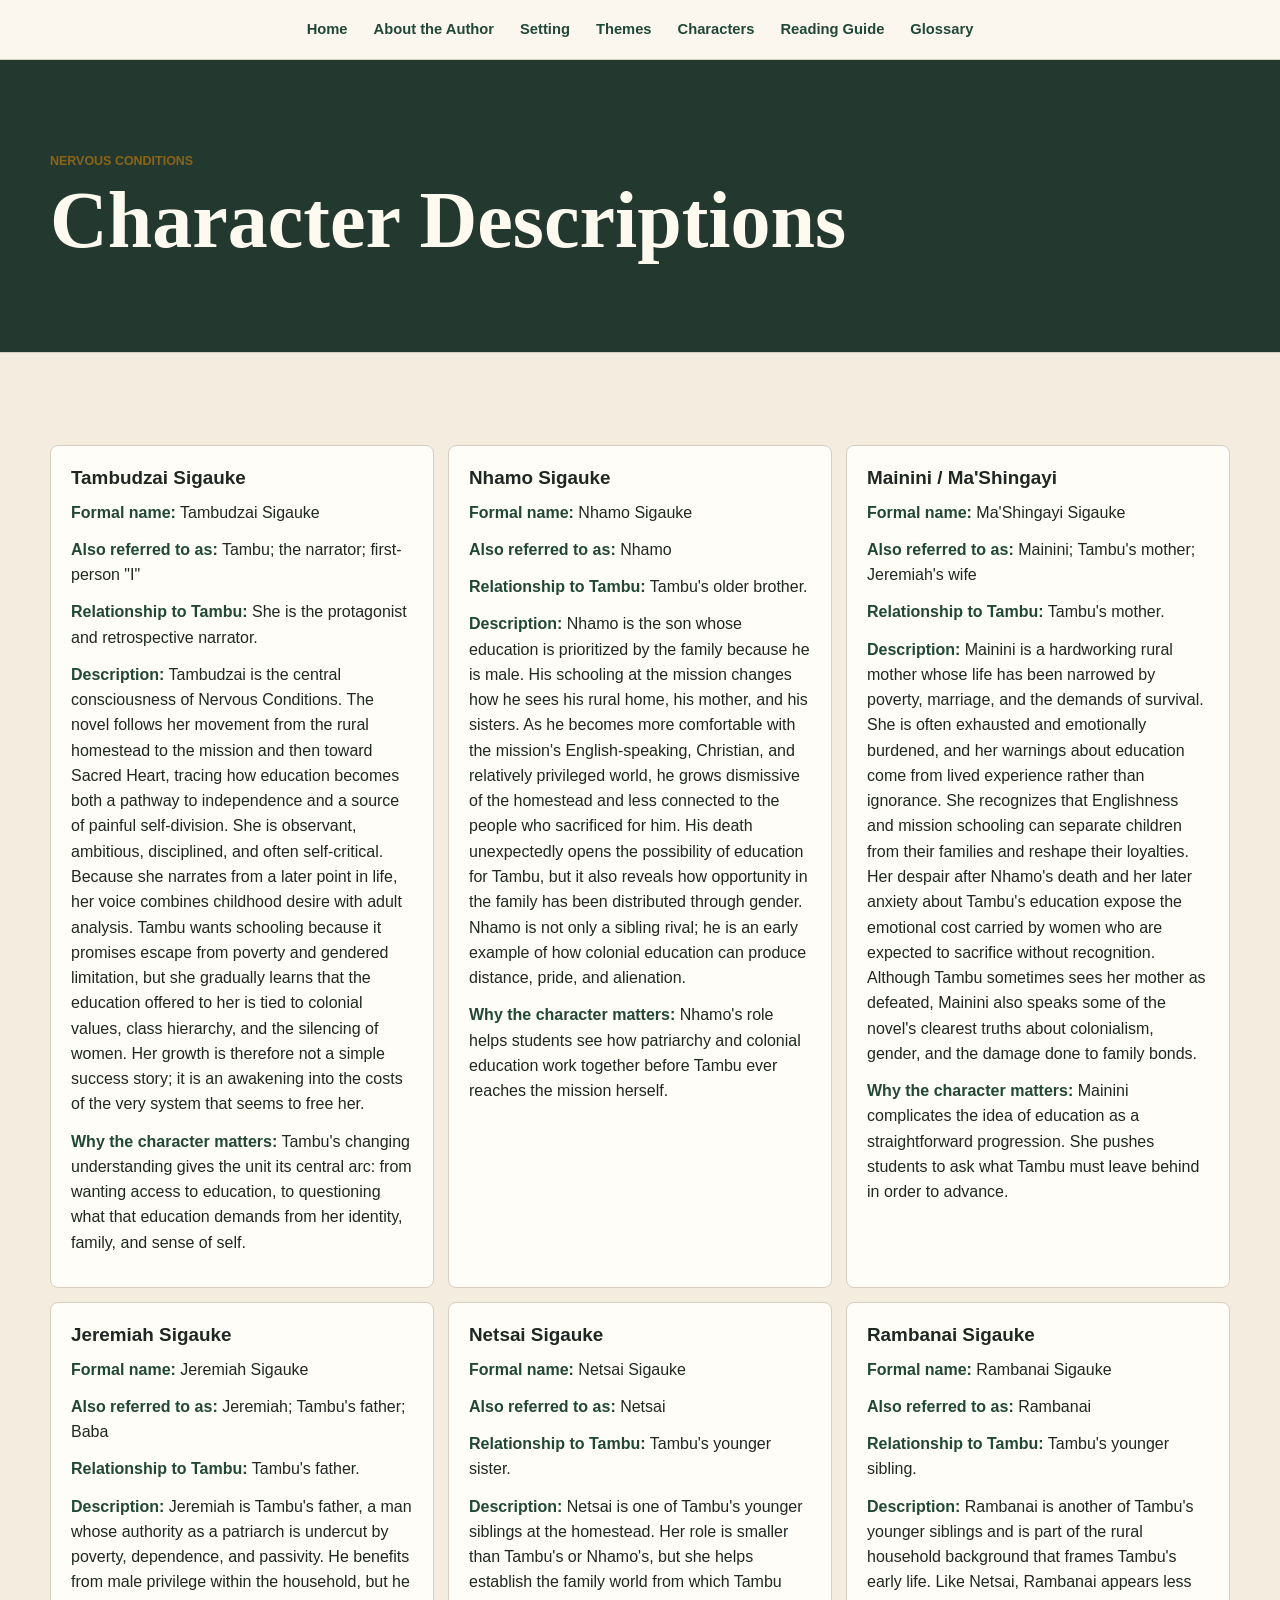
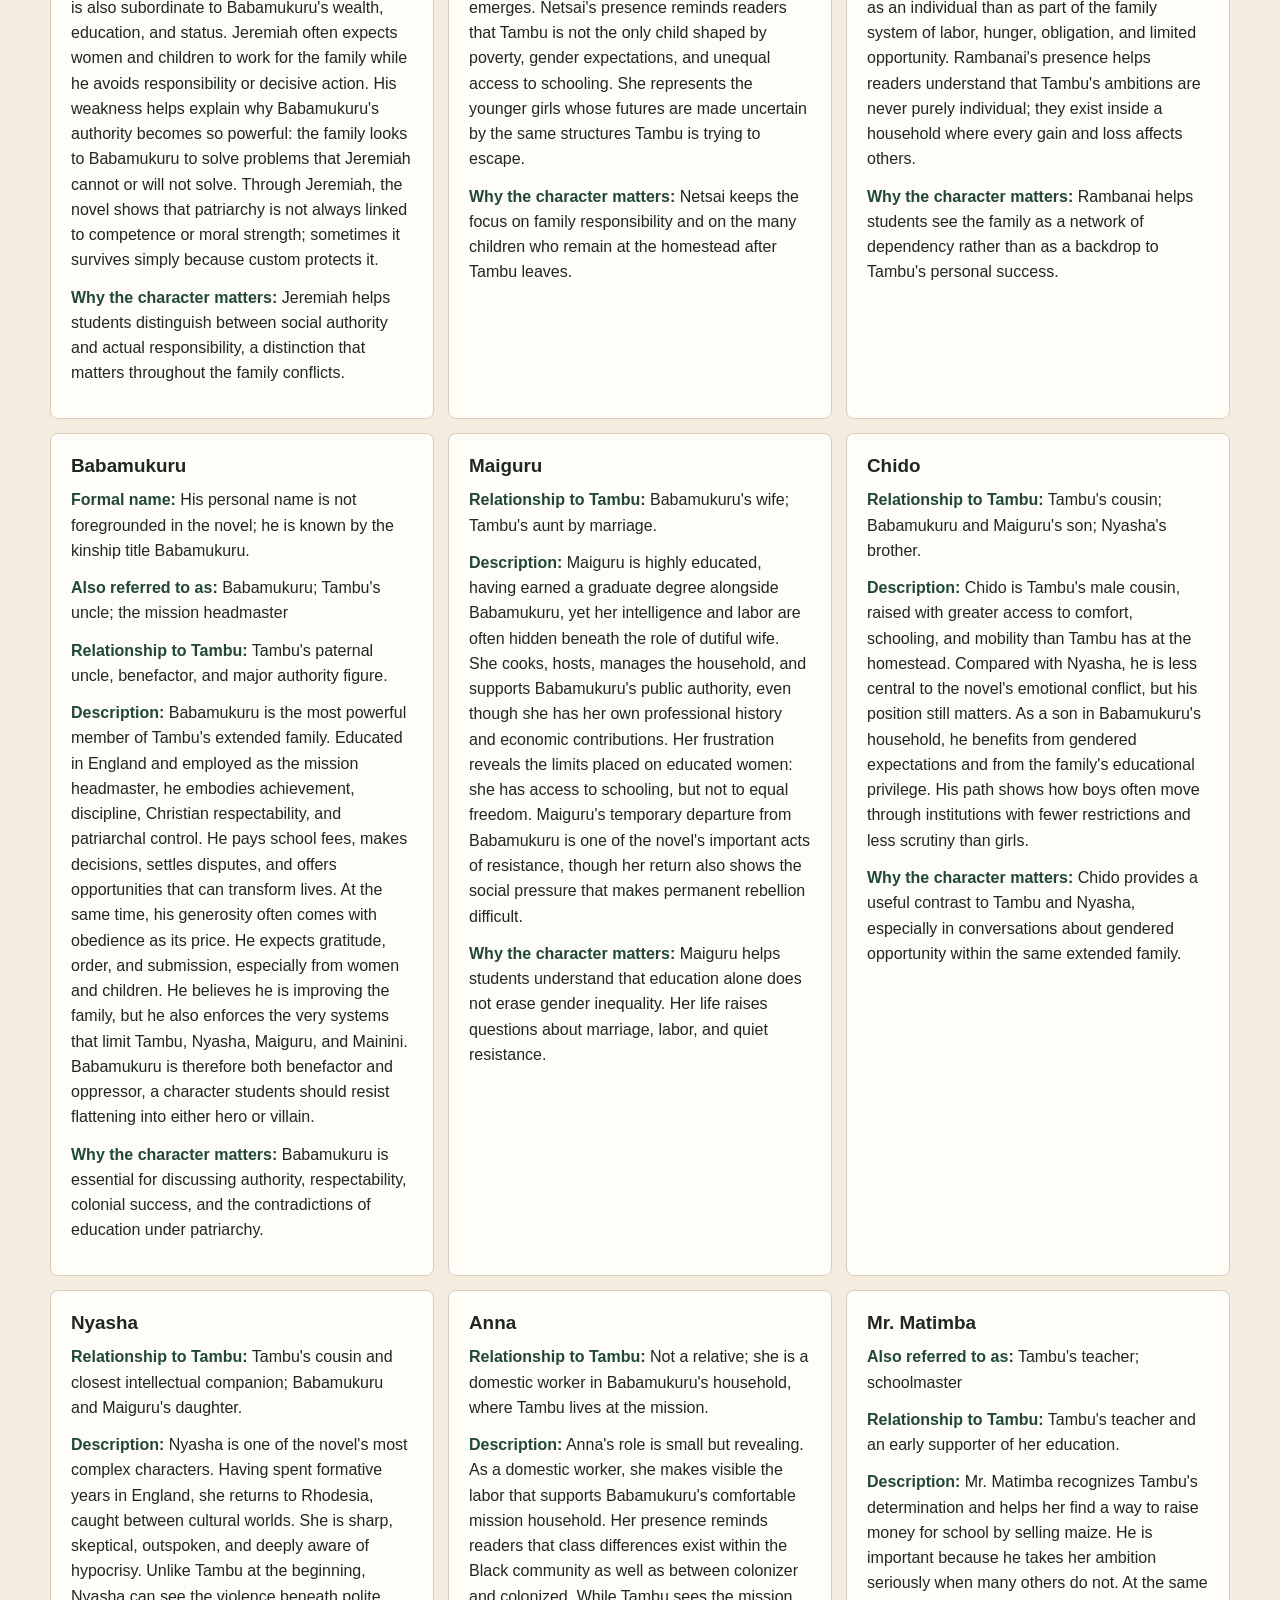
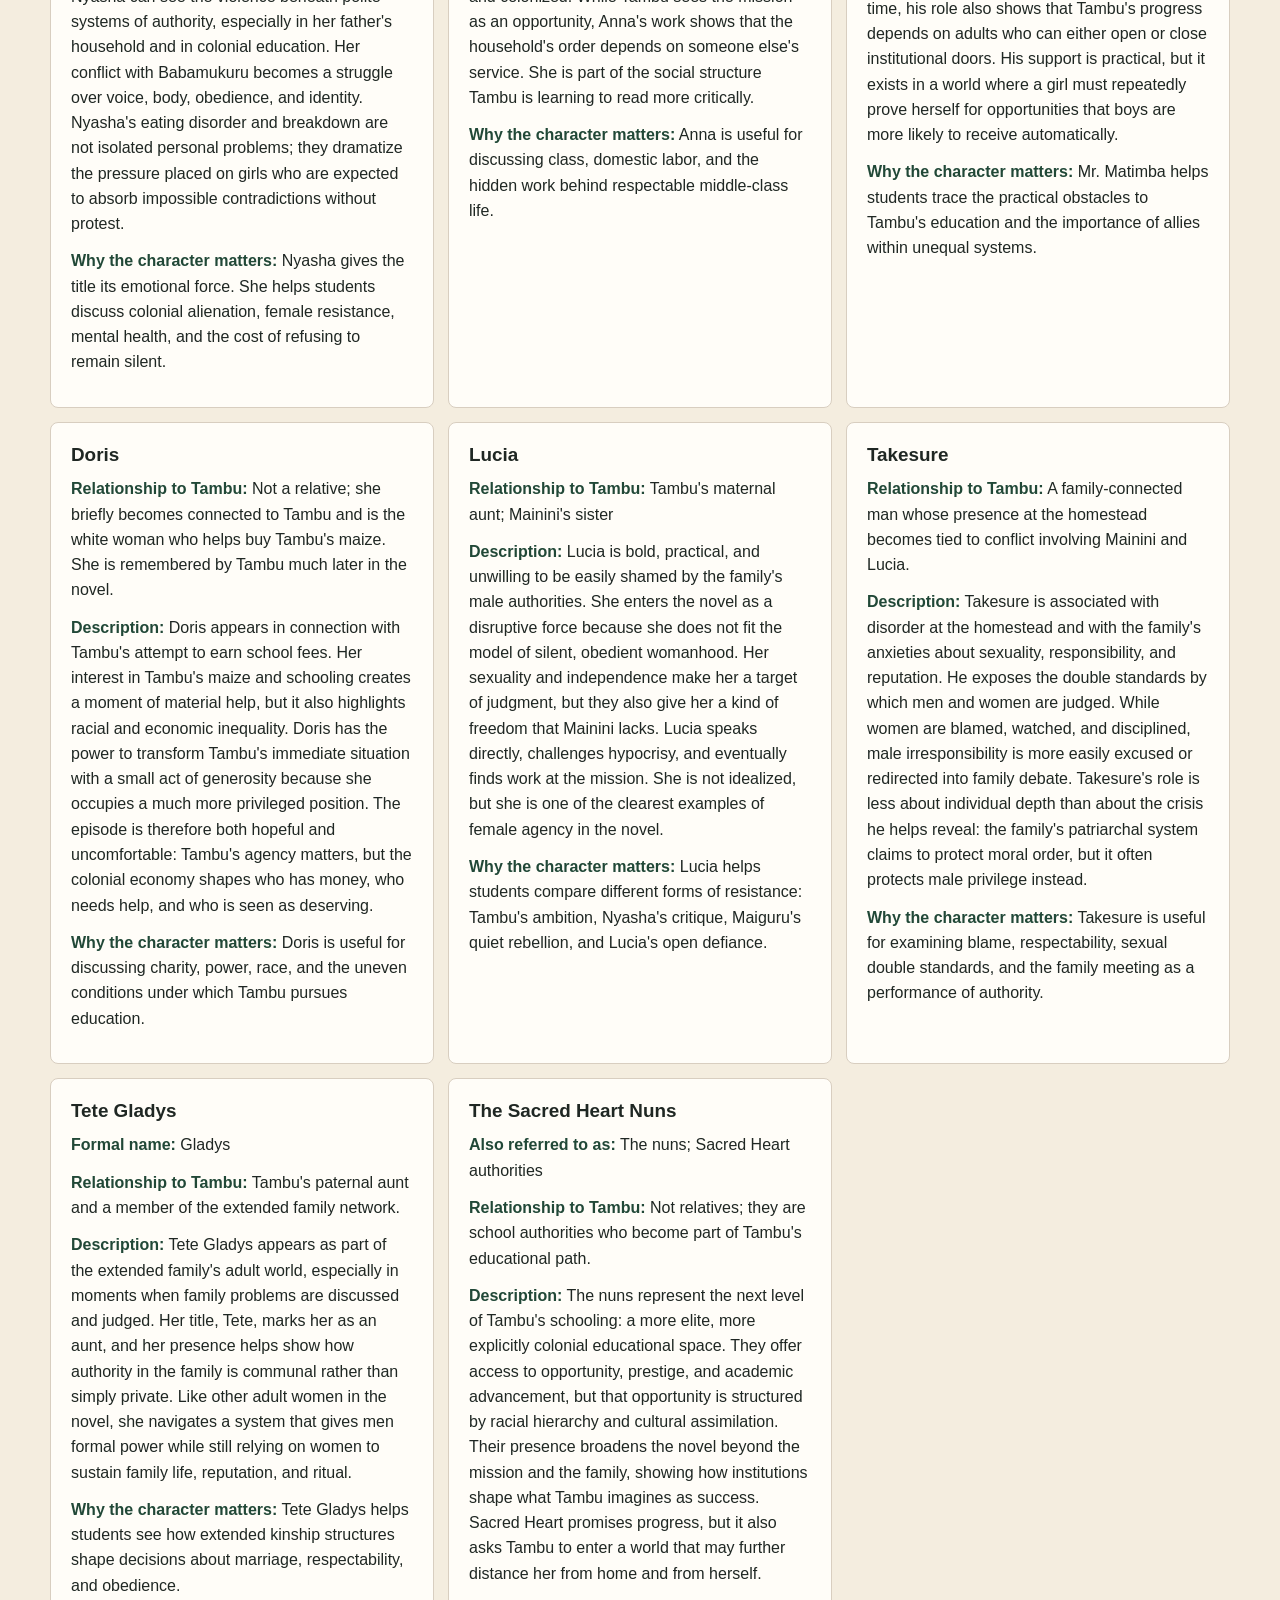
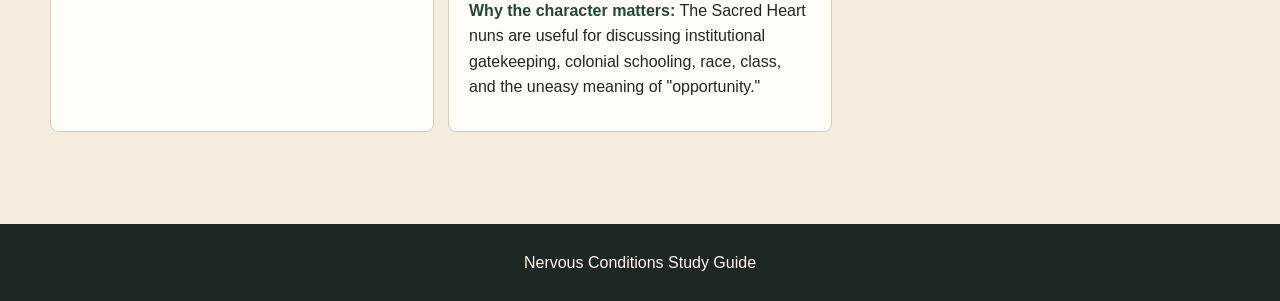
<file: characters.html>
<!doctype html>
<html lang="en">
<head>
  <meta charset="utf-8">
  <meta name="viewport" content="width=device-width, initial-scale=1">
  <title>Character Descriptions | Nervous Conditions Study Guide</title>
  <link rel="stylesheet" href="styles.css?v=characters-heading">
</head>
<body>
  <a class="skip-link" href="#main-content">Skip to main content</a>
  <header class="site-header">
    <nav class="top-nav" aria-label="Main navigation">
      <a href="index.html">Home</a>
      <a href="author.html">About the Author</a>
      <a href="setting.html">Setting</a>
      <a href="themes.html">Themes</a>
      <a href="characters.html" aria-current="page">Characters</a>
      <a href="glossary.html">Glossary</a>
      <a href="chapter-study.html">Chapter Study</a>
    </nav>
    <section class="page-hero">
      <div class="section-inner">
        <p class="eyebrow">Nervous Conditions</p>
        <h1 id="characters-title">Character Descriptions</h1>
      </div>
    </section>
  </header>

  <main id="main-content" tabindex="-1">
    <section id="characters" class="section band-light" aria-labelledby="characters-title">
      <div class="section-inner">
        <div class="character-grid"><article class="character-card"><h3>Tambudzai Sigauke</h3><p><strong>Formal name:</strong> Tambudzai Sigauke</p><p><strong>Also referred to as:</strong> Tambu; the narrator; first-person "I"</p><p><strong>Relationship to Tambu:</strong> She is the protagonist and retrospective narrator.</p><p><strong>Description:</strong> Tambudzai is the central consciousness of Nervous Conditions. The novel follows her movement from the rural homestead to the mission and then toward Sacred Heart, tracing how education becomes both a pathway to independence and a source of painful self-division. She is observant, ambitious, disciplined, and often self-critical. Because she narrates from a later point in life, her voice combines childhood desire with adult analysis. Tambu wants schooling because it promises escape from poverty and gendered limitation, but she gradually learns that the education offered to her is tied to colonial values, class hierarchy, and the silencing of women. Her growth is therefore not a simple success story; it is an awakening into the costs of the very system that seems to free her.</p><p><strong>Why the character matters:</strong> Tambu's changing understanding gives the unit its central arc: from wanting access to education, to questioning what that education demands from her identity, family, and sense of self.</p></article><article class="character-card"><h3>Nhamo Sigauke</h3><p><strong>Formal name:</strong> Nhamo Sigauke</p><p><strong>Also referred to as:</strong> Nhamo</p><p><strong>Relationship to Tambu:</strong> Tambu's older brother.</p><p><strong>Description:</strong> Nhamo is the son whose education is prioritized by the family because he is male. His schooling at the mission changes how he sees his rural home, his mother, and his sisters. As he becomes more comfortable with the mission's English-speaking, Christian, and relatively privileged world, he grows dismissive of the homestead and less connected to the people who sacrificed for him. His death unexpectedly opens the possibility of education for Tambu, but it also reveals how opportunity in the family has been distributed through gender. Nhamo is not only a sibling rival; he is an early example of how colonial education can produce distance, pride, and alienation.</p><p><strong>Why the character matters:</strong> Nhamo's role helps students see how patriarchy and colonial education work together before Tambu ever reaches the mission herself.</p></article><article class="character-card"><h3>Mainini / Ma'Shingayi</h3><p><strong>Formal name:</strong> Ma'Shingayi Sigauke</p><p><strong>Also referred to as:</strong> Mainini; Tambu's mother; Jeremiah's wife</p><p><strong>Relationship to Tambu:</strong> Tambu's mother.</p><p><strong>Description:</strong> Mainini is a hardworking rural mother whose life has been narrowed by poverty, marriage, and the demands of survival. She is often exhausted and emotionally burdened, and her warnings about education come from lived experience rather than ignorance. She recognizes that Englishness and mission schooling can separate children from their families and reshape their loyalties. Her despair after Nhamo's death and her later anxiety about Tambu's education expose the emotional cost carried by women who are expected to sacrifice without recognition. Although Tambu sometimes sees her mother as defeated, Mainini also speaks some of the novel's clearest truths about colonialism, gender, and the damage done to family bonds.</p><p><strong>Why the character matters:</strong> Mainini complicates the idea of education as a straightforward progression. She pushes students to ask what Tambu must leave behind in order to advance.</p></article><article class="character-card"><h3>Jeremiah Sigauke</h3><p><strong>Formal name:</strong> Jeremiah Sigauke</p><p><strong>Also referred to as:</strong> Jeremiah; Tambu's father; Baba</p><p><strong>Relationship to Tambu:</strong> Tambu's father.</p><p><strong>Description:</strong> Jeremiah is Tambu's father, a man whose authority as a patriarch is undercut by poverty, dependence, and passivity. He benefits from male privilege within the household, but he is also subordinate to Babamukuru's wealth, education, and status. Jeremiah often expects women and children to work for the family while he avoids responsibility or decisive action. His weakness helps explain why Babamukuru's authority becomes so powerful: the family looks to Babamukuru to solve problems that Jeremiah cannot or will not solve. Through Jeremiah, the novel shows that patriarchy is not always linked to competence or moral strength; sometimes it survives simply because custom protects it.</p><p><strong>Why the character matters:</strong> Jeremiah helps students distinguish between social authority and actual responsibility, a distinction that matters throughout the family conflicts.</p></article><article class="character-card"><h3>Netsai Sigauke</h3><p><strong>Formal name:</strong> Netsai Sigauke</p><p><strong>Also referred to as:</strong> Netsai</p><p><strong>Relationship to Tambu:</strong> Tambu's younger sister.</p><p><strong>Description:</strong> Netsai is one of Tambu's younger siblings at the homestead. Her role is smaller than Tambu's or Nhamo's, but she helps establish the family world from which Tambu emerges. Netsai's presence reminds readers that Tambu is not the only child shaped by poverty, gender expectations, and unequal access to schooling. She represents the younger girls whose futures are made uncertain by the same structures Tambu is trying to escape.</p><p><strong>Why the character matters:</strong> Netsai keeps the focus on family responsibility and on the many children who remain at the homestead after Tambu leaves.</p></article><article class="character-card"><h3>Rambanai Sigauke</h3><p><strong>Formal name:</strong> Rambanai Sigauke</p><p><strong>Also referred to as:</strong> Rambanai</p><p><strong>Relationship to Tambu:</strong> Tambu's younger sibling.</p><p><strong>Description:</strong> Rambanai is another of Tambu's younger siblings and is part of the rural household background that frames Tambu's early life. Like Netsai, Rambanai appears less as an individual than as part of the family system of labor, hunger, obligation, and limited opportunity. Rambanai's presence helps readers understand that Tambu's ambitions are never purely individual; they exist inside a household where every gain and loss affects others.</p><p><strong>Why the character matters:</strong> Rambanai helps students see the family as a network of dependency rather than as a backdrop to Tambu's personal success.</p></article><article class="character-card"><h3>Babamukuru</h3><p><strong>Formal name:</strong> His personal name is not foregrounded in the novel; he is known by the kinship title Babamukuru.</p><p><strong>Also referred to as:</strong> Babamukuru; Tambu's uncle; the mission headmaster</p><p><strong>Relationship to Tambu:</strong> Tambu's paternal uncle, benefactor, and major authority figure.</p><p><strong>Description:</strong> Babamukuru is the most powerful member of Tambu's extended family. Educated in England and employed as the mission headmaster, he embodies achievement, discipline, Christian respectability, and patriarchal control. He pays school fees, makes decisions, settles disputes, and offers opportunities that can transform lives. At the same time, his generosity often comes with obedience as its price. He expects gratitude, order, and submission, especially from women and children. He believes he is improving the family, but he also enforces the very systems that limit Tambu, Nyasha, Maiguru, and Mainini. Babamukuru is therefore both benefactor and oppressor, a character students should resist flattening into either hero or villain.</p><p><strong>Why the character matters:</strong> Babamukuru is essential for discussing authority, respectability, colonial success, and the contradictions of education under patriarchy.</p></article><article class="character-card"><h3>Maiguru</h3><p><strong>Relationship to Tambu:</strong>  Babamukuru's wife; Tambu's aunt by marriage.</p><p><strong>Description:</strong> Maiguru is highly educated, having earned a graduate degree alongside Babamukuru, yet her intelligence and labor are often hidden beneath the role of dutiful wife. She cooks, hosts, manages the household, and supports Babamukuru's public authority, even though she has her own professional history and economic contributions. Her frustration reveals the limits placed on educated women: she has access to schooling, but not to equal freedom. Maiguru's temporary departure from Babamukuru is one of the novel's important acts of resistance, though her return also shows the social pressure that makes permanent rebellion difficult.</p><p><strong>Why the character matters:</strong> Maiguru helps students understand that education alone does not erase gender inequality. Her life raises questions about marriage, labor, and quiet resistance.</p></article><article class="character-card"><h3>Chido</h3><p><strong>Relationship to Tambu:</strong> Tambu's cousin; Babamukuru and Maiguru's son; Nyasha's brother.</p><p><strong>Description:</strong> Chido is Tambu's male cousin, raised with greater access to comfort, schooling, and mobility than Tambu has at the homestead. Compared with Nyasha, he is less central to the novel&#x27;s emotional conflict, but his position still matters. As a son in Babamukuru's household, he benefits from gendered expectations and from the family's educational privilege. His path shows how boys often move through institutions with fewer restrictions and less scrutiny than girls.</p><p><strong>Why the character matters:</strong> Chido provides a useful contrast to Tambu and Nyasha, especially in conversations about gendered opportunity within the same extended family.</p></article><article class="character-card"><h3>Nyasha</h3><p><strong>Relationship to Tambu:</strong> Tambu's cousin and closest intellectual companion; Babamukuru and Maiguru's daughter.</p><p><strong>Description:</strong> Nyasha is one of the novel's most complex characters. Having spent formative years in England, she returns to Rhodesia, caught between cultural worlds. She is sharp, skeptical, outspoken, and deeply aware of hypocrisy. Unlike Tambu at the beginning, Nyasha can see the violence beneath polite systems of authority, especially in her father's household and in colonial education. Her conflict with Babamukuru becomes a struggle over voice, body, obedience, and identity. Nyasha's eating disorder and breakdown are not isolated personal problems; they dramatize the pressure placed on girls who are expected to absorb impossible contradictions without protest.</p><p><strong>Why the character matters:</strong> Nyasha gives the title its emotional force. She helps students discuss colonial alienation, female resistance, mental health, and the cost of refusing to remain silent.</p></article><article class="character-card"><h3>Anna</h3><p><strong>Relationship to Tambu:</strong> Not a relative; she is a domestic worker in Babamukuru's household, where Tambu lives at the mission.</p><p><strong>Description:</strong> Anna's role is small but revealing. As a domestic worker, she makes visible the labor that supports Babamukuru's comfortable mission household. Her presence reminds readers that class differences exist within the Black community as well as between colonizer and colonized. While Tambu sees the mission as an opportunity, Anna's work shows that the household's order depends on someone else's service. She is part of the social structure Tambu is learning to read more critically.</p><p><strong>Why the character matters:</strong> Anna is useful for discussing class, domestic labor, and the hidden work behind respectable middle-class life.</p></article><article class="character-card"><h3>Mr. Matimba</h3><p><strong>Also referred to as:</strong> Tambu's teacher; schoolmaster</p><p><strong>Relationship to Tambu:</strong> Tambu's teacher and an early supporter of her education.</p><p><strong>Description:</strong> Mr. Matimba recognizes Tambu's determination and helps her find a way to raise money for school by selling maize. He is important because he takes her ambition seriously when many others do not. At the same time, his role also shows that Tambu's progress depends on adults who can either open or close institutional doors. His support is practical, but it exists in a world where a girl must repeatedly prove herself for opportunities that boys are more likely to receive automatically.</p><p><strong>Why the character matters:</strong> Mr. Matimba helps students trace the practical obstacles to Tambu's education and the importance of allies within unequal systems.</p></article><article class="character-card"><h3>Doris</h3><p><strong>Relationship to Tambu:</strong> Not a relative; she briefly becomes connected to Tambu and is the white woman who helps buy Tambu's maize. She is remembered by Tambu much later in the novel.</p><p><strong>Description:</strong> Doris appears in connection with Tambu's attempt to earn school fees. Her interest in Tambu's maize and schooling creates a moment of material help, but it also highlights racial and economic inequality. Doris has the power to transform Tambu's immediate situation with a small act of generosity because she occupies a much more privileged position. The episode is therefore both hopeful and uncomfortable: Tambu's agency matters, but the colonial economy shapes who has money, who needs help, and who is seen as deserving.</p><p><strong>Why the character matters:</strong> Doris is useful for discussing charity, power, race, and the uneven conditions under which Tambu pursues education.</p></article><article class="character-card"><h3>Lucia</h3><p><strong>Relationship to Tambu:</strong> Tambu's maternal aunt; Mainini's sister</p><p><strong>Description:</strong> Lucia is bold, practical, and unwilling to be easily shamed by the family's male authorities. She enters the novel as a disruptive force because she does not fit the model of silent, obedient womanhood. Her sexuality and independence make her a target of judgment, but they also give her a kind of freedom that Mainini lacks. Lucia speaks directly, challenges hypocrisy, and eventually finds work at the mission. She is not idealized, but she is one of the clearest examples of female agency in the novel.</p><p><strong>Why the character matters:</strong> Lucia helps students compare different forms of resistance: Tambu's ambition, Nyasha's critique, Maiguru's quiet rebellion, and Lucia's open defiance.</p></article><article class="character-card"><h3>Takesure</h3><p><strong>Relationship to Tambu:</strong> A family-connected man whose presence at the homestead becomes tied to conflict involving Mainini and Lucia.</p><p><strong>Description:</strong> Takesure is associated with disorder at the homestead and with the family's anxieties about sexuality, responsibility, and reputation. He exposes the double standards by which men and women are judged. While women are blamed, watched, and disciplined, male irresponsibility is more easily excused or redirected into family debate. Takesure's role is less about individual depth than about the crisis he helps reveal: the family's patriarchal system claims to protect moral order, but it often protects male privilege instead.</p><p><strong>Why the character matters:</strong> Takesure is useful for examining blame, respectability, sexual double standards, and the family meeting as a performance of authority.</p></article><article class="character-card"><h3>Tete Gladys</h3><p><strong>Formal name:</strong> Gladys</p><p><strong>Relationship to Tambu:</strong> Tambu's paternal aunt and a member of the extended family network.</p><p><strong>Description:</strong> Tete Gladys appears as part of the extended family's adult world, especially in moments when family problems are discussed and judged. Her title, Tete, marks her as an aunt, and her presence helps show how authority in the family is communal rather than simply private. Like other adult women in the novel, she navigates a system that gives men formal power while still relying on women to sustain family life, reputation, and ritual.</p><p><strong>Why the character matters:</strong> Tete Gladys helps students see how extended kinship structures shape decisions about marriage, respectability, and obedience.</p></article><article class="character-card"><h3>The Sacred Heart Nuns</h3><p><strong>Also referred to as:</strong> The nuns; Sacred Heart authorities</p><p><strong>Relationship to Tambu:</strong> Not relatives; they are school authorities who become part of Tambu's educational path.</p><p><strong>Description:</strong> The nuns represent the next level of Tambu's schooling: a more elite, more explicitly colonial educational space. They offer access to opportunity, prestige, and academic advancement, but that opportunity is structured by racial hierarchy and cultural assimilation. Their presence broadens the novel beyond the mission and the family, showing how institutions shape what Tambu imagines as success. Sacred Heart promises progress, but it also asks Tambu to enter a world that may further distance her from home and from herself.</p><p><strong>Why the character matters:</strong> The Sacred Heart nuns are useful for discussing institutional gatekeeping, colonial schooling, race, class, and the uneasy meaning of "opportunity."</p></article></div>
      </div>
    </section>
  </main>

  <footer class="site-footer">
    <p>Nervous Conditions Study Guide</p>
  </footer>
  <script src="script.js?v=about-the-author"></script>
</body>
</html>
</file>
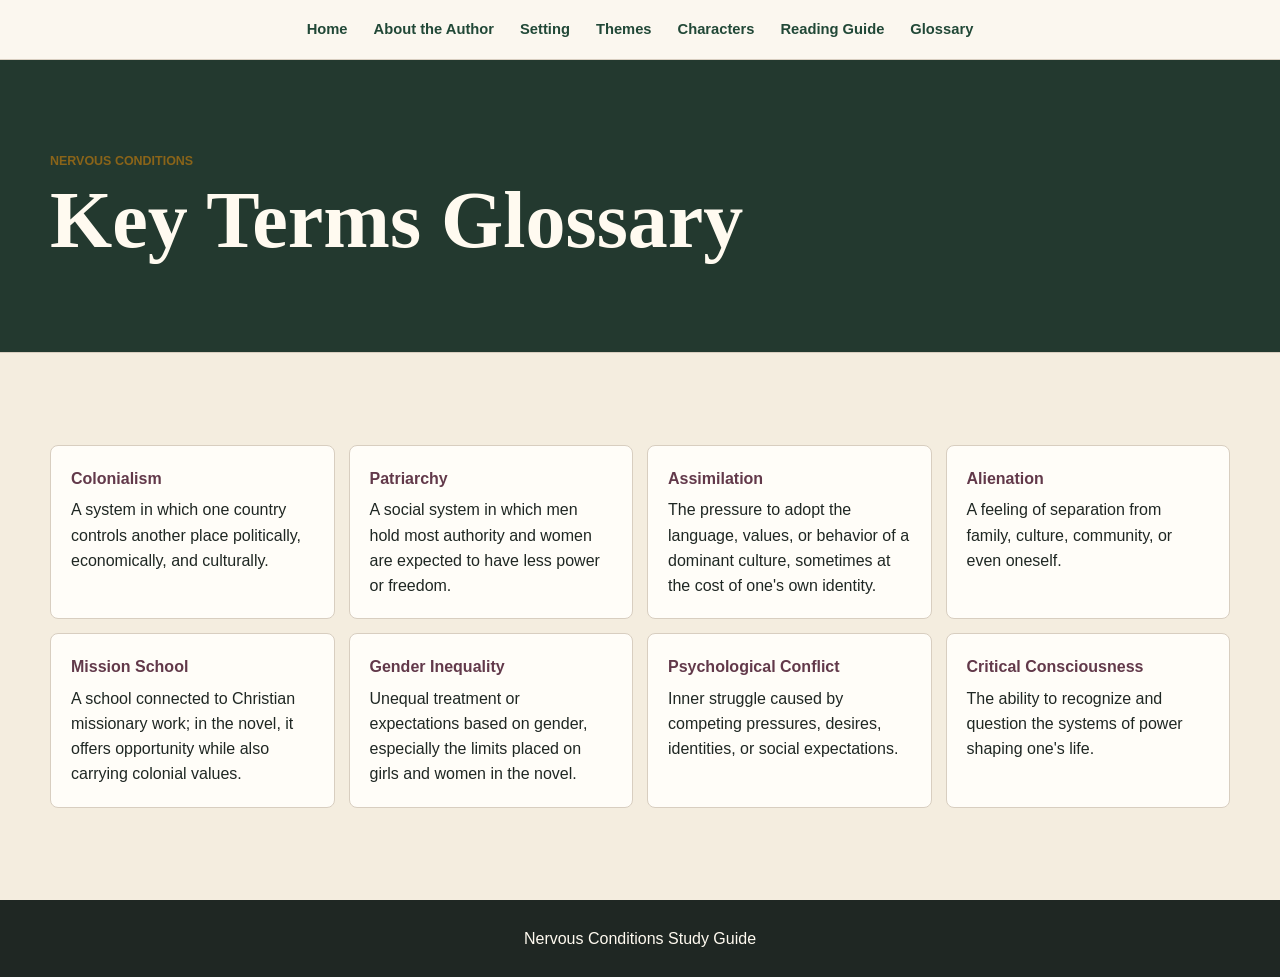
<file: glossary.html>
<!doctype html>
<html lang="en">
<head>
  <meta charset="utf-8">
  <meta name="viewport" content="width=device-width, initial-scale=1">
  <title>Glossary | Nervous Conditions Study Guide</title>
  <link rel="stylesheet" href="styles.css?v=glossary-chapters-clean">
</head>
<body>
  <a class="skip-link" href="#main-content">Skip to main content</a>
  <header class="site-header">
    <nav class="top-nav" aria-label="Main navigation">
      <a href="index.html">Home</a>
      <a href="author.html">About the Author</a>
      <a href="setting.html">Setting</a>
      <a href="themes.html">Themes</a>
      <a href="characters.html">Characters</a>
      <a href="glossary.html" aria-current="page">Glossary</a>
      <a href="chapter-study.html">Chapter Study</a>
    </nav>
    <section class="page-hero">
      <div class="section-inner">
        <p class="eyebrow">Nervous Conditions</p>
        <h1 id="glossary-title">Key Terms Glossary</h1>
      </div>
    </section>
  </header>

  <main id="main-content" tabindex="-1">
    <section id="glossary" class="section band-light" aria-labelledby="glossary-title">
      <div class="section-inner">
        <dl class="glossary-grid">
          <div><dt>Colonialism</dt><dd>A system in which one country controls another place politically, economically, and culturally.</dd></div>
          <div><dt>Patriarchy</dt><dd>A social system in which men hold most authority and women are expected to have less power or freedom.</dd></div>
          <div><dt>Assimilation</dt><dd>The pressure to adopt the language, values, or behavior of a dominant culture, sometimes at the cost of one's own identity.</dd></div>
          <div><dt>Alienation</dt><dd>A feeling of separation from family, culture, community, or even oneself.</dd></div>
          <div><dt>Mission School</dt><dd>A school connected to Christian missionary work; in the novel, it offers opportunity while also carrying colonial values.</dd></div>
          <div><dt>Gender Inequality</dt><dd>Unequal treatment or expectations based on gender, especially the limits placed on girls and women in the novel.</dd></div>
          <div><dt>Psychological Conflict</dt><dd>Inner struggle caused by competing pressures, desires, identities, or social expectations.</dd></div>
          <div><dt>Critical Consciousness</dt><dd>The ability to recognize and question the systems of power shaping one's life.</dd></div>
        </dl>
      </div>
    </section>
  </main>

  <footer class="site-footer">
    <p>Nervous Conditions Study Guide</p>
  </footer>
  <script src="script.js?v=about-the-author"></script>
</body>
</html>
</file>
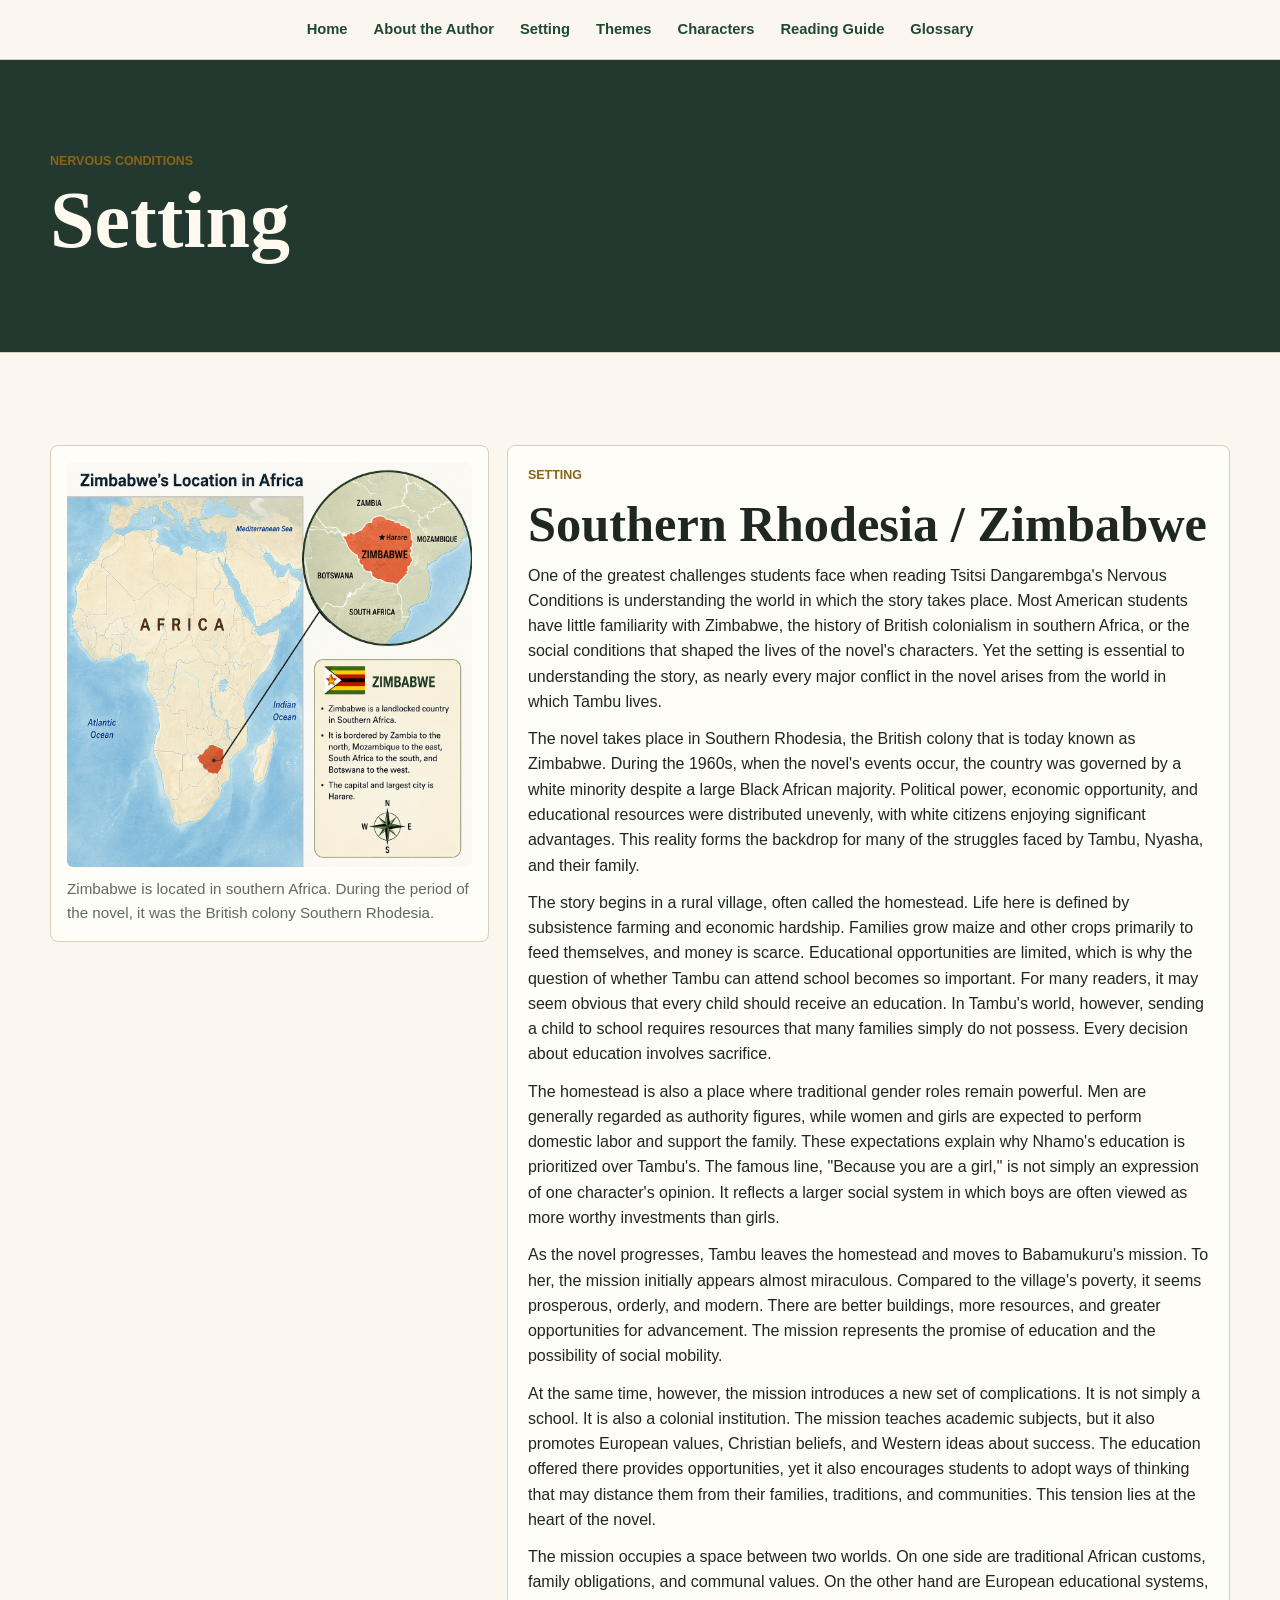
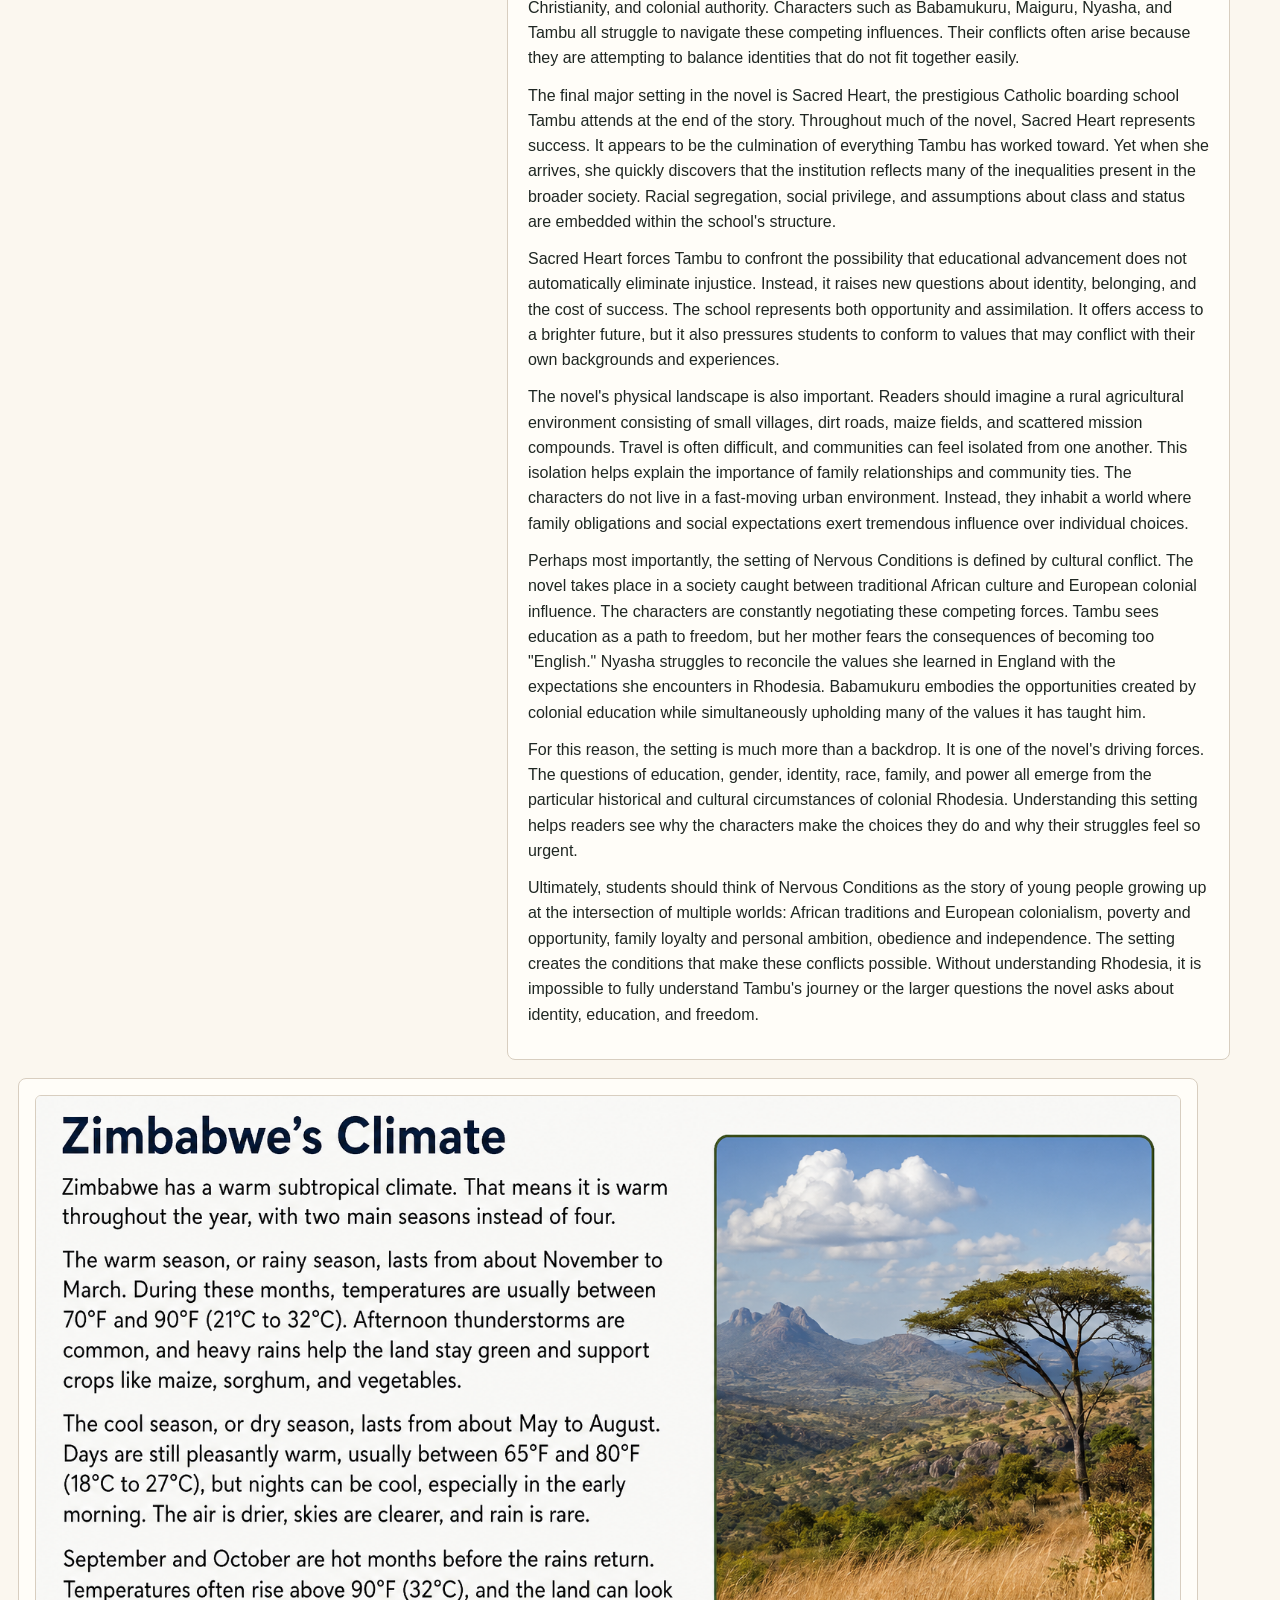
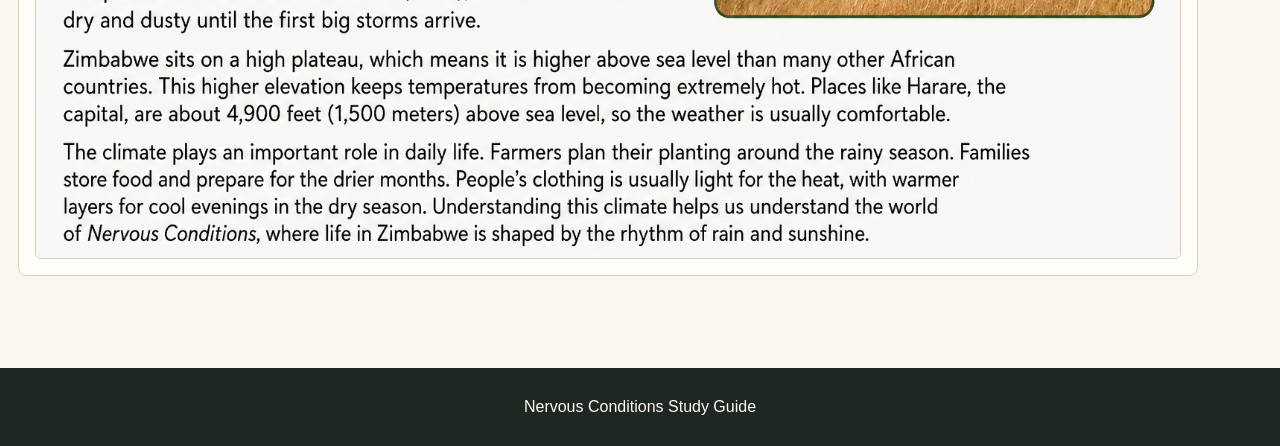
<file: setting.html>
<!doctype html>
<html lang="en">
<head>
  <meta charset="utf-8">
  <meta name="viewport" content="width=device-width, initial-scale=1">
  <title>Setting | Nervous Conditions Study Guide</title>
  <link rel="stylesheet" href="styles.css?v=climate-visual">
</head>
<body>
  <a class="skip-link" href="#main-content">Skip to main content</a>
  <header class="site-header">
    <nav class="top-nav" aria-label="Main navigation">
      <a href="index.html">Home</a>
      <a href="author.html">About the Author</a>
      <a href="setting.html" aria-current="page">Setting</a>
      <a href="themes.html">Themes</a>
      <a href="characters.html">Characters</a>
      <a href="glossary.html">Glossary</a>
      <a href="chapter-study.html">Chapter Study</a>
    </nav>
    <section class="page-hero">
      <div class="section-inner">
        <p class="eyebrow">Nervous Conditions</p>
        <h1>Setting</h1>
      </div>
    </section>
  </header>

  <main id="main-content" tabindex="-1">
    <section id="setting" class="section" aria-labelledby="setting-title">
      <div class="section-inner feature-layout">
        <figure class="media-panel">
          <img class="locator-map" src="assets/zimbabwe-location-map.png" alt="Map showing Zimbabwe highlighted in southern Africa, with neighboring countries and capital city Harare labeled">
          <figcaption>Zimbabwe is located in southern Africa. During the period of the novel, it was the British colony Southern Rhodesia.</figcaption>
        </figure>
        <article class="prose-panel">
          <p class="eyebrow">Setting</p>
          <h2 id="setting-title">Southern Rhodesia / Zimbabwe</h2>
          <p>One of the greatest challenges students face when reading Tsitsi Dangarembga&#x27;s Nervous Conditions is understanding the world in which the story takes place. Most American students have little familiarity with Zimbabwe, the history of British colonialism in southern Africa, or the social conditions that shaped the lives of the novel&#x27;s characters. Yet the setting is essential to understanding the story, as nearly every major conflict in the novel arises from the world in which Tambu lives.</p>
<p>The novel takes place in Southern Rhodesia, the British colony that is today known as Zimbabwe. During the 1960s, when the novel&#x27;s events occur, the country was governed by a white minority despite a large Black African majority. Political power, economic opportunity, and educational resources were distributed unevenly, with white citizens enjoying significant advantages. This reality forms the backdrop for many of the struggles faced by Tambu, Nyasha, and their family.</p>
<p>The story begins in a rural village, often called the homestead. Life here is defined by subsistence farming and economic hardship. Families grow maize and other crops primarily to feed themselves, and money is scarce. Educational opportunities are limited, which is why the question of whether Tambu can attend school becomes so important. For many readers, it may seem obvious that every child should receive an education. In Tambu&#x27;s world, however, sending a child to school requires resources that many families simply do not possess. Every decision about education involves sacrifice.</p>
<p>The homestead is also a place where traditional gender roles remain powerful. Men are generally regarded as authority figures, while women and girls are expected to perform domestic labor and support the family. These expectations explain why Nhamo&#x27;s education is prioritized over Tambu&#x27;s. The famous line, &quot;Because you are a girl,&quot; is not simply an expression of one character&#x27;s opinion. It reflects a larger social system in which boys are often viewed as more worthy investments than girls.</p>
<p>As the novel progresses, Tambu leaves the homestead and moves to Babamukuru&#x27;s mission. To her, the mission initially appears almost miraculous. Compared to the village&#x27;s poverty, it seems prosperous, orderly, and modern. There are better buildings, more resources, and greater opportunities for advancement. The mission represents the promise of education and the possibility of social mobility.</p>
<p>At the same time, however, the mission introduces a new set of complications. It is not simply a school. It is also a colonial institution. The mission teaches academic subjects, but it also promotes European values, Christian beliefs, and Western ideas about success. The education offered there provides opportunities, yet it also encourages students to adopt ways of thinking that may distance them from their families, traditions, and communities. This tension lies at the heart of the novel.</p>
<p>The mission occupies a space between two worlds. On one side are traditional African customs, family obligations, and communal values. On the other hand are European educational systems, Christianity, and colonial authority. Characters such as Babamukuru, Maiguru, Nyasha, and Tambu all struggle to navigate these competing influences. Their conflicts often arise because they are attempting to balance identities that do not fit together easily.</p>
<p>The final major setting in the novel is Sacred Heart, the prestigious Catholic boarding school Tambu attends at the end of the story. Throughout much of the novel, Sacred Heart represents success. It appears to be the culmination of everything Tambu has worked toward. Yet when she arrives, she quickly discovers that the institution reflects many of the inequalities present in the broader society. Racial segregation, social privilege, and assumptions about class and status are embedded within the school&#x27;s structure.</p>
<p>Sacred Heart forces Tambu to confront the possibility that educational advancement does not automatically eliminate injustice. Instead, it raises new questions about identity, belonging, and the cost of success. The school represents both opportunity and assimilation. It offers access to a brighter future, but it also pressures students to conform to values that may conflict with their own backgrounds and experiences.</p>
<p>The novel&#x27;s physical landscape is also important. Readers should imagine a rural agricultural environment consisting of small villages, dirt roads, maize fields, and scattered mission compounds. Travel is often difficult, and communities can feel isolated from one another. This isolation helps explain the importance of family relationships and community ties. The characters do not live in a fast-moving urban environment. Instead, they inhabit a world where family obligations and social expectations exert tremendous influence over individual choices.</p>
<p>Perhaps most importantly, the setting of Nervous Conditions is defined by cultural conflict. The novel takes place in a society caught between traditional African culture and European colonial influence. The characters are constantly negotiating these competing forces. Tambu sees education as a path to freedom, but her mother fears the consequences of becoming too &quot;English.&quot; Nyasha struggles to reconcile the values she learned in England with the expectations she encounters in Rhodesia. Babamukuru embodies the opportunities created by colonial education while simultaneously upholding many of the values it has taught him.</p>
<p>For this reason, the setting is much more than a backdrop. It is one of the novel&#x27;s driving forces. The questions of education, gender, identity, race, family, and power all emerge from the particular historical and cultural circumstances of colonial Rhodesia. Understanding this setting helps readers see why the characters make the choices they do and why their struggles feel so urgent.</p>
<p>Ultimately, students should think of Nervous Conditions as the story of young people growing up at the intersection of multiple worlds: African traditions and European colonialism, poverty and opportunity, family loyalty and personal ambition, obedience and independence. The setting creates the conditions that make these conflicts possible. Without understanding Rhodesia, it is impossible to fully understand Tambu&#x27;s journey or the larger questions the novel asks about identity, education, and freedom.</p>
        </article>
      </div>
      <figure class="section-inner media-panel wide-media-panel climate-visual">
        <img src="assets/zimbabwe-climate.png" alt="Classroom visual explaining Zimbabwe's warm subtropical climate, rainy and dry seasons, high plateau elevation, and the role of climate in daily life">
      </figure>
    </section>
  </main>

  <footer class="site-footer">
    <p>Nervous Conditions Study Guide</p>
  </footer>
  <script src="script.js?v=about-the-author"></script>
</body>
</html>
</file>
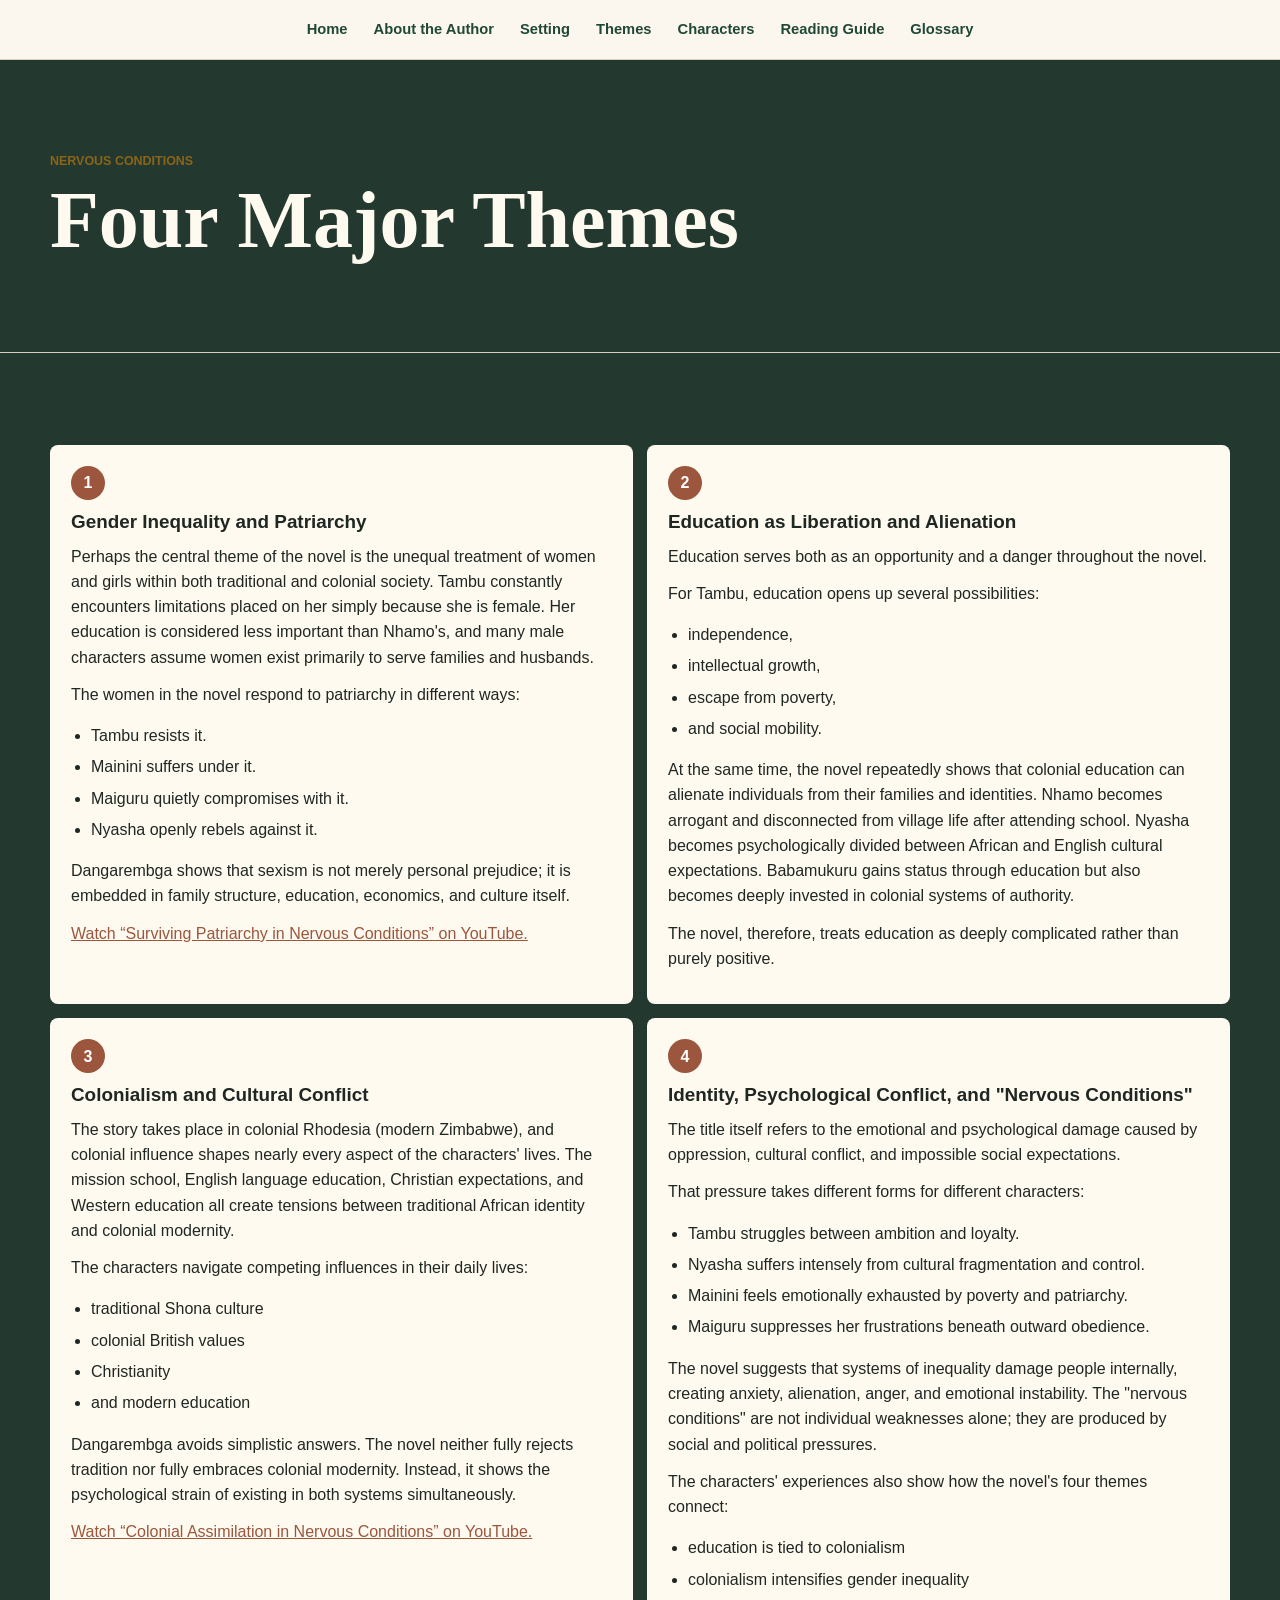
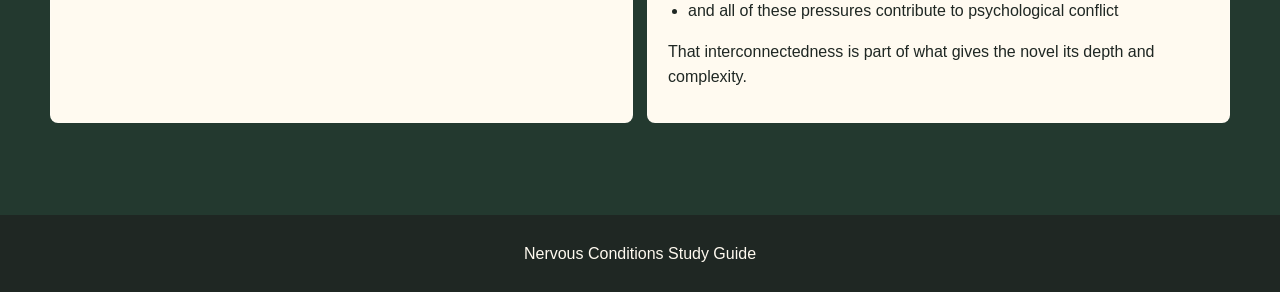
<file: themes.html>
<!doctype html>
<html lang="en">
<head>
  <meta charset="utf-8">
  <meta name="viewport" content="width=device-width, initial-scale=1">
  <title>Four Major Themes | Nervous Conditions Study Guide</title>
  <link rel="stylesheet" href="styles.css?v=themes-heading">
  <style>
    .theme-video-link { color: var(--clay); }
  </style>
</head>
<body>
  <a class="skip-link" href="#main-content">Skip to main content</a>
  <header class="site-header">
    <nav class="top-nav" aria-label="Main navigation">
      <a href="index.html">Home</a>
      <a href="author.html">About the Author</a>
      <a href="setting.html">Setting</a>
      <a href="themes.html" aria-current="page">Themes</a>
      <a href="characters.html">Characters</a>
      <a href="glossary.html">Glossary</a>
      <a href="chapter-study.html">Chapter Study</a>
    </nav>
    <section class="page-hero">
      <div class="section-inner">
        <p class="eyebrow">Nervous Conditions</p>
        <h1 id="themes-title">Four Major Themes</h1>
      </div>
    </section>
  </header>

  <main id="main-content" tabindex="-1">
    <section id="themes" class="section band-ink" aria-labelledby="themes-title">
      <div class="section-inner">
        <div class="theme-grid"><article class="theme-card"><span class="theme-num">1</span><h3>Gender Inequality and Patriarchy</h3><p>Perhaps the central theme of the novel is the unequal treatment of women and girls within both traditional and colonial society. Tambu constantly encounters limitations placed on her simply because she is female. Her education is considered less important than Nhamo's, and many male characters assume women exist primarily to serve families and husbands.</p><p>The women in the novel respond to patriarchy in different ways:</p><ul><li>Tambu resists it.</li><li>Mainini suffers under it.</li><li>Maiguru quietly compromises with it.</li><li>Nyasha openly rebels against it.</li></ul><p>Dangarembga shows that sexism is not merely personal prejudice; it is embedded in family structure, education, economics, and culture itself.</p><p><a href="https://www.youtube.com/watch?v=huUPQInEXIA" target="_blank" rel="noopener" class="theme-video-link">Watch &ldquo;Surviving Patriarchy in Nervous Conditions&rdquo; on YouTube.</a></p></article><article class="theme-card"><span class="theme-num">2</span><h3>Education as Liberation and Alienation</h3><p>Education serves both as an opportunity and a danger throughout the novel.</p><p>For Tambu, education opens up several possibilities:</p><ul><li>independence,</li><li>intellectual growth,</li><li>escape from poverty,</li><li>and social mobility.</li></ul><p>At the same time, the novel repeatedly shows that colonial education can alienate individuals from their families and identities. Nhamo becomes arrogant and disconnected from village life after attending school. Nyasha becomes psychologically divided between African and English cultural expectations. Babamukuru gains status through education but also becomes deeply invested in colonial systems of authority.</p><p>The novel, therefore, treats education as deeply complicated rather than purely positive.</p></article><article class="theme-card"><span class="theme-num">3</span><h3>Colonialism and Cultural Conflict</h3><p>The story takes place in colonial Rhodesia (modern Zimbabwe), and colonial influence shapes nearly every aspect of the characters' lives. The mission school, English language education, Christian expectations, and Western education all create tensions between traditional African identity and colonial modernity.</p><p>The characters navigate competing influences in their daily lives:</p><ul><li>traditional Shona culture</li><li>colonial British values</li><li>Christianity</li><li>and modern education</li></ul><p>Dangarembga avoids simplistic answers. The novel neither fully rejects tradition nor fully embraces colonial modernity. Instead, it shows the psychological strain of existing in both systems simultaneously.</p><p><a href="https://www.youtube.com/watch?v=yC_1MTixN-c" target="_blank" rel="noopener" class="theme-video-link">Watch &ldquo;Colonial Assimilation in Nervous Conditions&rdquo; on YouTube.</a></p></article><article class="theme-card"><span class="theme-num">4</span><h3>Identity, Psychological Conflict, and "Nervous Conditions"</h3><p>The title itself refers to the emotional and psychological damage caused by oppression, cultural conflict, and impossible social expectations.</p><p>That pressure takes different forms for different characters:</p><ul><li>Tambu struggles between ambition and loyalty.</li><li>Nyasha suffers intensely from cultural fragmentation and control.</li><li>Mainini feels emotionally exhausted by poverty and patriarchy.</li><li>Maiguru suppresses her frustrations beneath outward obedience.</li></ul><p>The novel suggests that systems of inequality damage people internally, creating anxiety, alienation, anger, and emotional instability. The "nervous conditions" are not individual weaknesses alone; they are produced by social and political pressures.</p><p>The characters' experiences also show how the novel's four themes connect:</p><ul><li>education is tied to colonialism</li><li>colonialism intensifies gender inequality</li><li>and all of these pressures contribute to psychological conflict</li></ul><p>That interconnectedness is part of what gives the novel its depth and complexity.</p></article></div>
      </div>
    </section>
  </main>

  <footer class="site-footer">
    <p>Nervous Conditions Study Guide</p>
  </footer>
  <script src="script.js?v=about-the-author"></script>
</body>
</html>
</file>
<file: styles.css>
:root {
  --paper: #fbf7ef;
  --surface: #fffdf8;
  --ink: #1f2723;
  --muted: #5d6b61;
  --line: #d8cec0;
  --forest: #214837;
  --leaf: #6f8b4f;
  --clay: #9b563d;
  --gold: #8a6419;
  --plum: #62394a;
}
* { box-sizing: border-box; }
html { scroll-behavior: smooth; }
html:focus-within { scroll-behavior: smooth; }
body {
  margin: 0;
  background: var(--paper);
  color: var(--ink);
  font-family: Arial, Helvetica, sans-serif;
  font-size: 16px;
  line-height: 1.58;
}
a { color: inherit; }
.skip-link {
  position: fixed;
  left: 16px;
  top: 12px;
  z-index: 100;
  transform: translateY(-160%);
  background: #fffdf8;
  color: var(--forest);
  border: 3px solid var(--forest);
  border-radius: 8px;
  padding: 10px 14px;
  font-weight: 800;
  text-decoration: none;
}
.skip-link:focus {
  transform: translateY(0);
}
:focus-visible {
  outline: 3px solid #111;
  outline-offset: 4px;
}
#main-content:focus {
  outline: none;
}
.top-nav {
  position: sticky;
  top: 0;
  z-index: 10;
  display: flex;
  gap: 6px;
  justify-content: center;
  flex-wrap: wrap;
  padding: 10px 16px;
  background: rgba(251, 247, 239, .96);
  border-bottom: 1px solid var(--line);
  backdrop-filter: blur(8px);
}
.top-nav a {
  text-decoration: none;
  font-weight: 700;
  font-size: .92rem;
  padding: 8px 10px;
  border-radius: 8px;
  color: var(--forest);
}
.top-nav a:hover,
.top-nav a:focus-visible {
  background: #e7ddcd;
  outline: 3px solid var(--forest);
  outline-offset: 2px;
}
.hero {
  position: relative;
  min-height: clamp(430px, 74vh, 680px);
  overflow: hidden;
  display: grid;
  align-items: end;
  border-bottom: 1px solid var(--line);
}
.hero img {
  position: absolute;
  inset: 0;
  width: 100%;
  height: 100%;
  object-fit: cover;
  filter: saturate(.92) contrast(1.02);
}
.hero::after {
  content: "";
  position: absolute;
  inset: 0;
  background: linear-gradient(90deg, rgba(18, 27, 22, .78), rgba(18, 27, 22, .28) 56%, rgba(18, 27, 22, .12));
}
.hero-copy {
  position: relative;
  z-index: 1;
  width: min(880px, calc(100% - 32px));
  padding: 0 0 clamp(42px, 8vh, 72px) clamp(20px, 7vw, 92px);
  color: #fffdf8;
}
.eyebrow {
  margin: 0 0 8px;
  font-size: .78rem;
  text-transform: uppercase;
  font-weight: 800;
  color: var(--gold);
}
.hero h1 {
  margin: 0;
  font-family: Georgia, 'Times New Roman', serif;
  font-size: clamp(3rem, 9vw, 7rem);
  line-height: .95;
  font-weight: 700;
}
.hero-copy p:last-child {
  max-width: 660px;
  margin: 18px 0 0;
  font-size: clamp(1.05rem, 2vw, 1.35rem);
}
.page-hero {
  background: #23392f;
  color: #fffaf0;
  padding: clamp(54px, 8vw, 92px) 18px;
  border-bottom: 1px solid var(--line);
}
.page-hero h1 {
  margin: 0;
  font-family: Georgia, 'Times New Roman', serif;
  font-size: clamp(2.6rem, 7vw, 5rem);
  line-height: 1;
}
.section { padding: clamp(52px, 8vw, 92px) 18px; }
.band-light { background: #f4eddf; }
.band-ink { background: #23392f; color: #fffaf0; }
.band-ink .eyebrow { color: #f1cf7e; }
.section-inner { width: min(1180px, 100%); margin: 0 auto; }
.section-heading { max-width: 760px; margin-bottom: 26px; }
.section-intro { max-width: 720px; margin: 0; color: var(--muted); }
#home-links .section-heading { max-width: none; }
#home-links .section-intro {
  max-width: none;
  white-space: nowrap;
}
h2 {
  margin: 0 0 12px;
  font-family: Georgia, 'Times New Roman', serif;
  font-size: clamp(2rem, 4vw, 3.15rem);
  line-height: 1.05;
}
h3 { margin: 0 0 10px; font-size: 1.18rem; line-height: 1.25; }
h4 { margin: 22px 0 8px; font-size: 1rem; color: var(--forest); }
.overview-grid,
.theme-grid,
.character-grid,
.home-link-grid,
.glossary-grid {
  display: grid;
  gap: 14px;
}
.overview-grid { grid-template-columns: repeat(4, minmax(0, 1fr)); }
.theme-grid { grid-template-columns: repeat(2, minmax(0, 1fr)); }
.character-grid { grid-template-columns: repeat(3, minmax(0, 1fr)); }
.home-link-grid { grid-template-columns: repeat(3, minmax(0, 1fr)); }
.glossary-grid { grid-template-columns: repeat(4, minmax(0, 1fr)); }
.overview-tile,
.theme-card,
.character-card,
.home-link-card,
.glossary-grid > div,
.prose-panel,
.chapter-panel {
  border: 1px solid var(--line);
  border-radius: 8px;
  background: var(--surface);
}
.overview-tile,
.theme-card,
.character-card,
.glossary-grid > div,
.prose-panel { padding: 20px; }
.home-link-card {
  display: block;
  padding: 22px;
  color: var(--ink);
  text-decoration: none;
}
.home-link-card span {
  display: block;
  margin-bottom: 8px;
  color: var(--forest);
  font-weight: 800;
  font-size: 1.2rem;
}
.home-link-card p {
  margin: 0;
  color: var(--muted);
}
.home-link-card:hover,
.home-link-card:focus-visible {
  border-color: var(--forest);
  background: #fffaf0;
  outline: 3px solid var(--forest);
  outline-offset: 2px;
}
.overview-tile h3 { color: var(--plum); }
.overview-tile p, .theme-card p, .character-card p, .prose-panel p { margin: 0 0 12px; }
.two-column { display: grid; grid-template-columns: 1fr 1fr; gap: 18px; align-items: start; }
.prose-panel { max-height: none; }
.feature-layout {
  display: grid;
  grid-template-columns: minmax(280px, .85fr) minmax(0, 1.4fr);
  gap: 18px;
  align-items: start;
}
.media-panel {
  margin: 0;
  border: 1px solid var(--line);
  border-radius: 8px;
  background: var(--surface);
  padding: 16px;
}
.media-panel img {
  display: block;
  width: 100%;
  height: auto;
  border-radius: 6px;
}
.author-photo {
  aspect-ratio: 1 / 1;
  object-fit: cover;
  object-position: center;
}
.media-panel figcaption {
  margin-top: 10px;
  color: var(--muted);
  font-size: .95rem;
}
.photo-placeholder {
  min-height: 420px;
  border: 2px dashed var(--line);
  border-radius: 6px;
  display: grid;
  align-content: center;
  justify-items: center;
  gap: 8px;
  padding: 28px;
  text-align: center;
  background:
    linear-gradient(135deg, rgba(35, 57, 47, .08), rgba(155, 86, 61, .08)),
    #fbf7ef;
}
.photo-placeholder span {
  color: var(--forest);
  font-size: 1.3rem;
  font-weight: 800;
}
.photo-placeholder p {
  max-width: 260px;
  margin: 0;
  color: var(--muted);
}
.locator-map {
  background: #f4eddf;
}
.wide-media-panel {
  margin-top: 18px;
}
.climate-visual img {
  border: 1px solid var(--line);
  background: #fffdf8;
}
.band-ink .theme-card {
  background: #fffaf0;
  color: var(--ink);
  border-color: rgba(255,255,255,.18);
}
.theme-num {
  display: inline-grid;
  place-items: center;
  width: 34px;
  height: 34px;
  border-radius: 50%;
  background: var(--clay);
  color: white;
  font-weight: 800;
  margin-bottom: 10px;
}
ul, ol { padding-left: 1.25rem; }
li { margin: 6px 0; }
.character-card strong { color: var(--forest); }
.glossary-grid {
  margin: 0;
}
.glossary-grid > div {
  margin: 0;
}
.glossary-grid dt {
  margin: 0 0 6px;
  color: var(--plum);
  font-weight: 800;
}
.glossary-grid dd {
  margin: 0;
  color: var(--ink);
}
.chapter-list { display: grid; gap: 12px; }
.chapter-panel { overflow: hidden; }
.chapter-panel summary {
  cursor: pointer;
  list-style: none;
  display: flex;
  align-items: center;
  justify-content: space-between;
  gap: 12px;
  padding: 17px 20px;
  background: #fffdf8;
  font-weight: 800;
  color: var(--forest);
}
.chapter-panel summary:focus-visible {
  outline: 3px solid var(--forest);
  outline-offset: -6px;
}
.chapter-panel summary::-webkit-details-marker { display: none; }
.chapter-panel summary::after {
  content: "+";
  flex: 0 0 auto;
  width: 28px;
  height: 28px;
  border-radius: 50%;
  display: grid;
  place-items: center;
  background: #e6dccb;
  color: var(--forest);
}
.chapter-panel[open] summary::after { content: "-"; }
.panel-meta { color: var(--muted); font-size: .9rem; font-weight: 700; }
.chapter-body {
  padding: 6px 20px 22px;
  background: var(--surface);
  display: grid;
  grid-template-columns: minmax(0, 1.5fr) minmax(280px, .8fr);
  gap: 24px;
  border-top: 1px solid var(--line);
}
.summary-block p, .questions-block p { margin: 12px 0; }
.questions-block {
  border-left: 4px solid var(--gold);
  padding-left: 18px;
}
.questions-block h4 { margin-top: 14px; }
.numbered-line { font-weight: 700; color: var(--forest); }
.site-footer {
  padding: 26px 18px;
  background: #1f2723;
  color: #fffaf0;
  text-align: center;
}
.site-footer p { margin: 0; }
@media (max-width: 980px) {
  .overview-grid, .theme-grid, .character-grid, .home-link-grid, .glossary-grid, .two-column, .feature-layout, .chapter-body { grid-template-columns: 1fr; }
  .hero-copy { padding-left: 22px; }
}
@media (max-width: 760px) {
  #home-links .section-intro { white-space: normal; }
}
@media (max-width: 640px) {
  .top-nav { justify-content: flex-start; flex-wrap: wrap; }
  .top-nav a { white-space: normal; }
  .section { padding-left: 14px; padding-right: 14px; }
  .chapter-panel summary { align-items: flex-start; flex-direction: column; }
  .chapter-panel summary::after { position: absolute; right: 18px; }
  .chapter-panel summary { position: relative; padding-right: 58px; }
}
@media (prefers-reduced-motion: reduce) {
  *,
  *::before,
  *::after {
    animation-duration: .01ms !important;
    animation-iteration-count: 1 !important;
    scroll-behavior: auto !important;
    transition-duration: .01ms !important;
  }
}
@media (forced-colors: active) {
  .hero::after {
    background: CanvasText;
    opacity: .35;
  }
  .theme-num,
  .chapter-panel summary::after {
    border: 1px solid ButtonText;
  }
}
</file>
